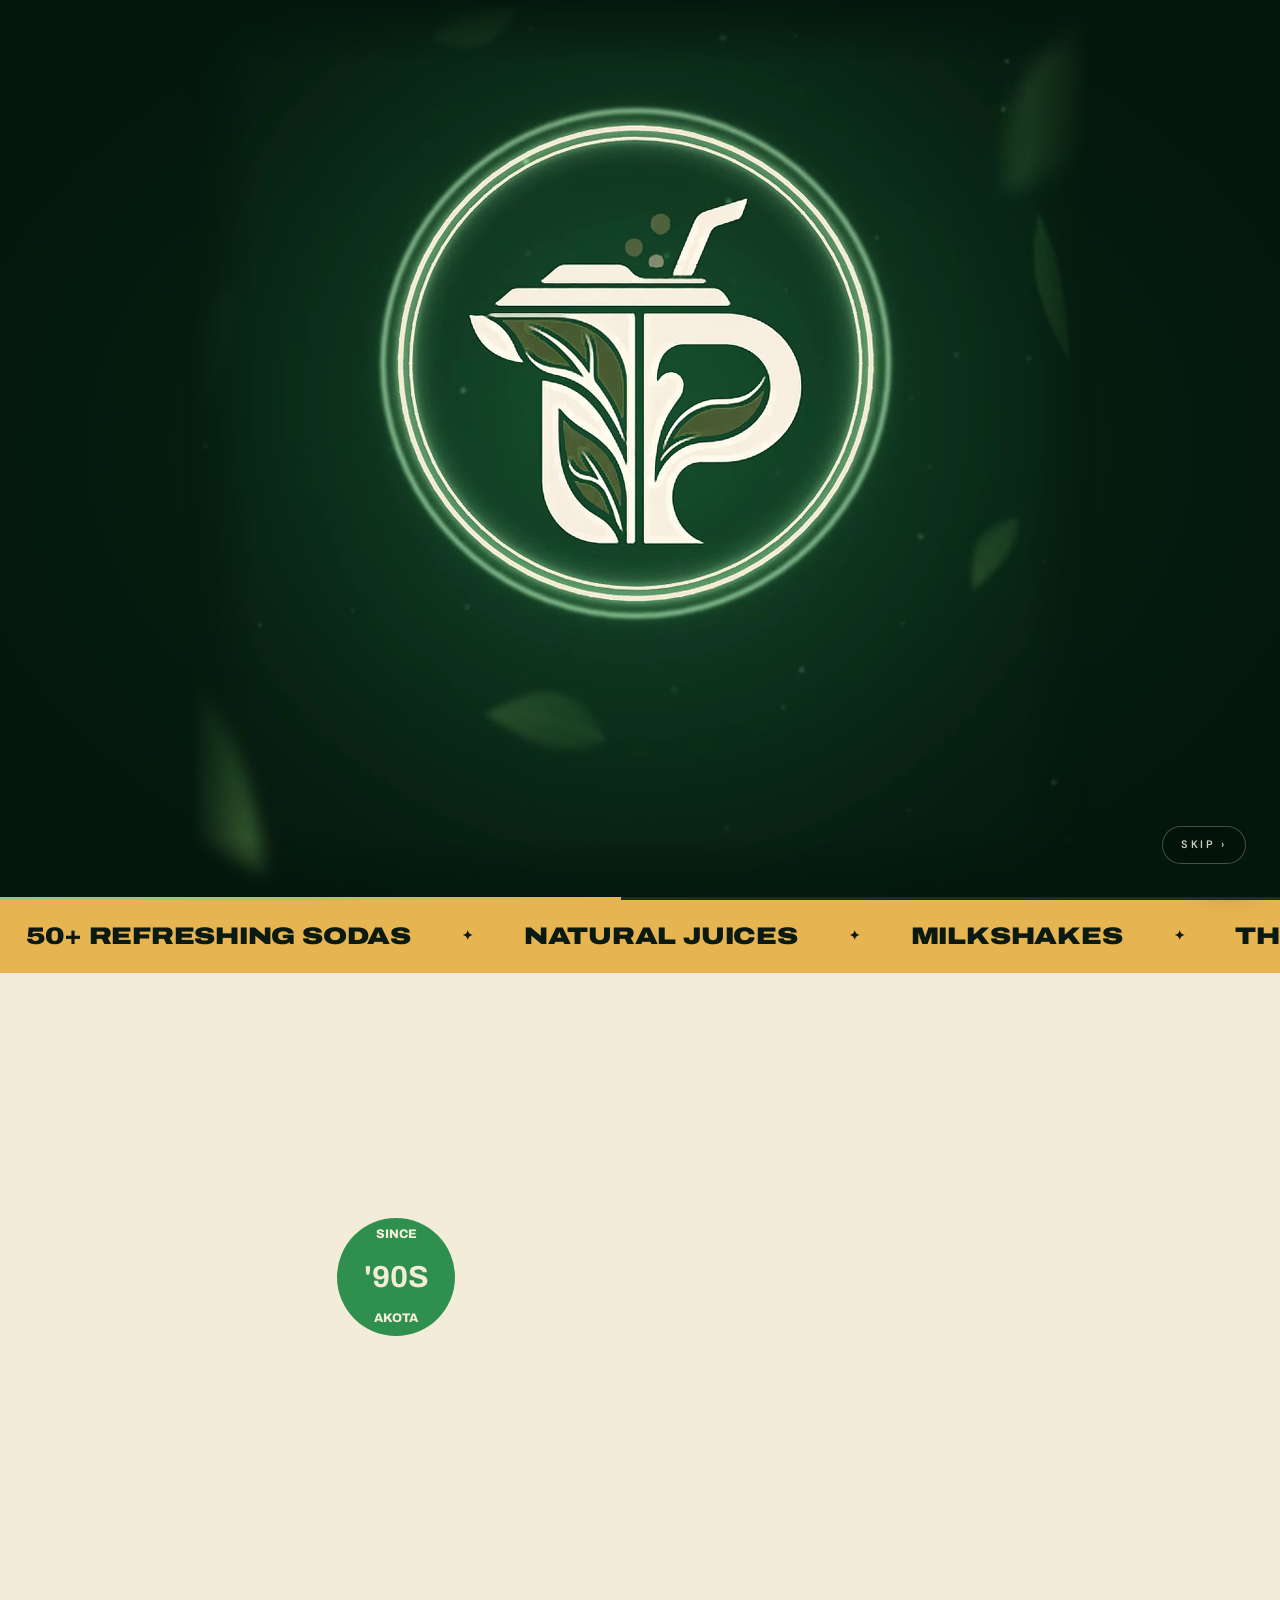
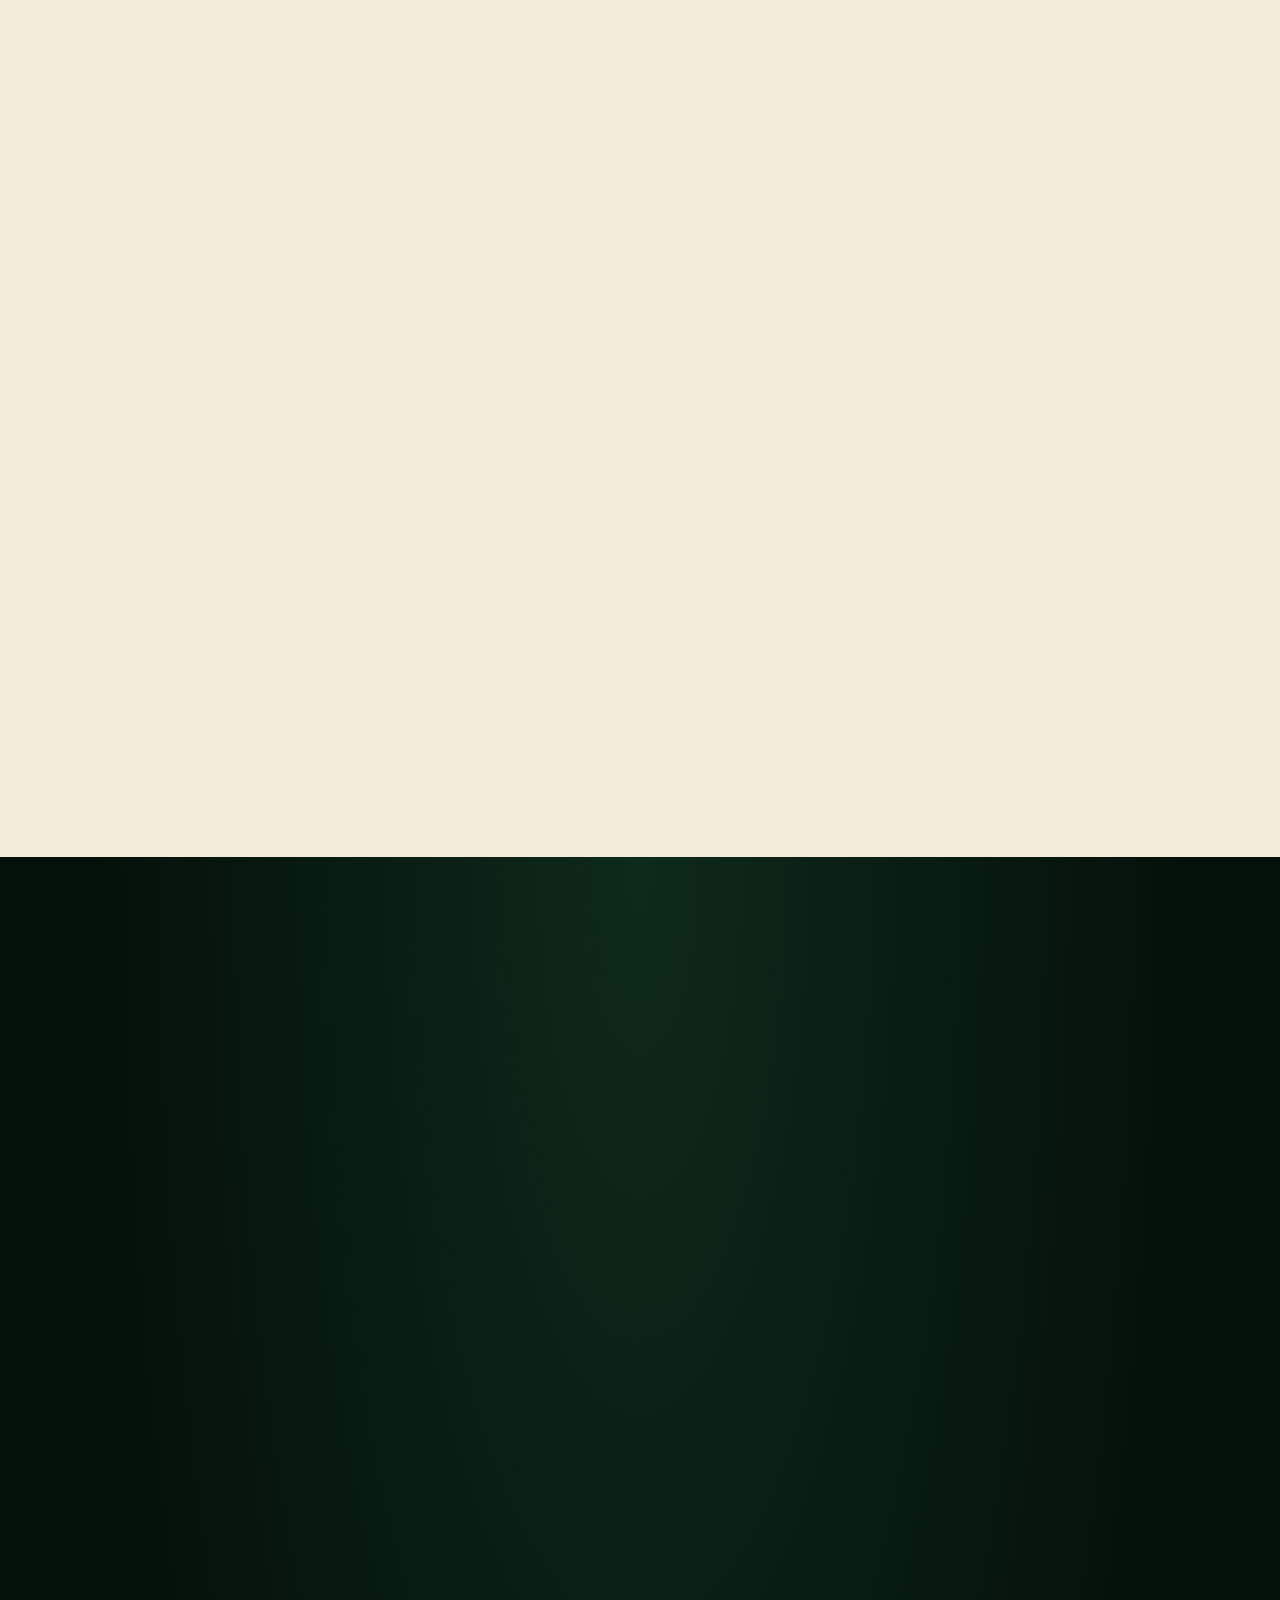
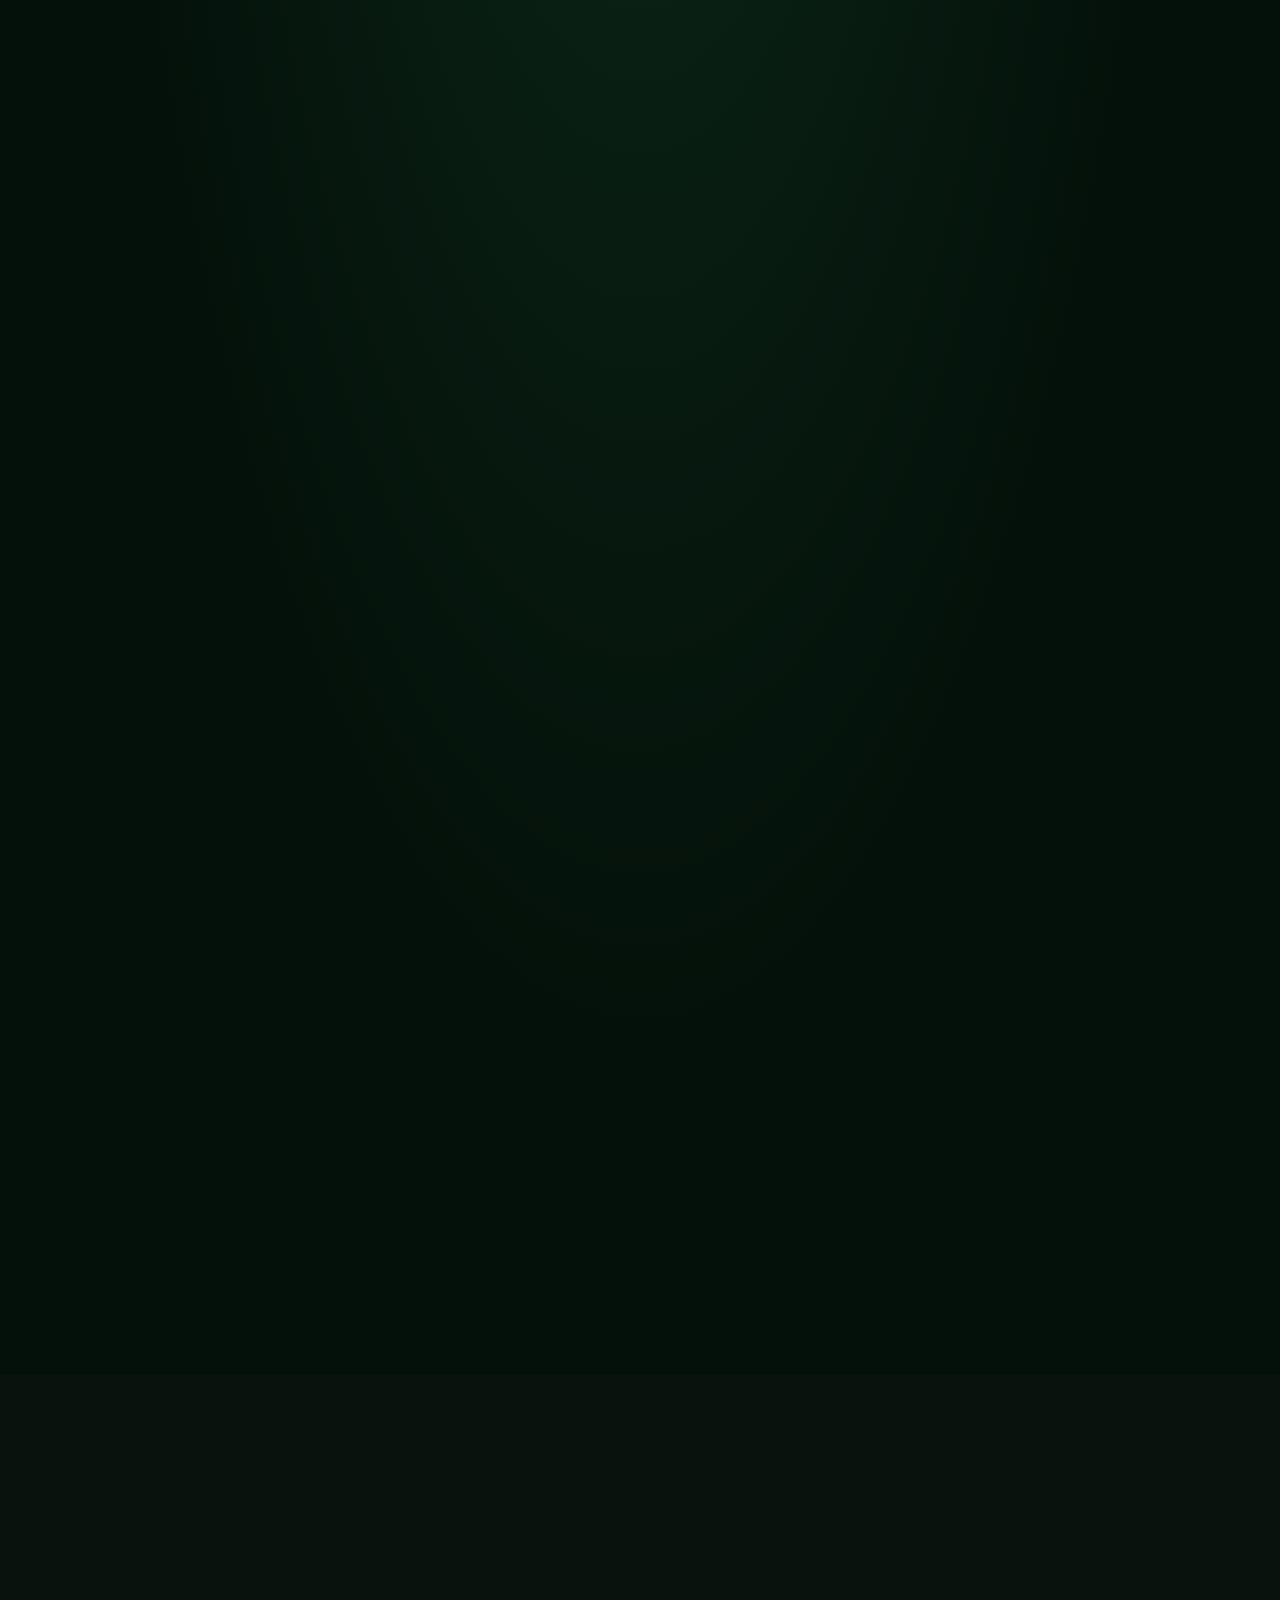
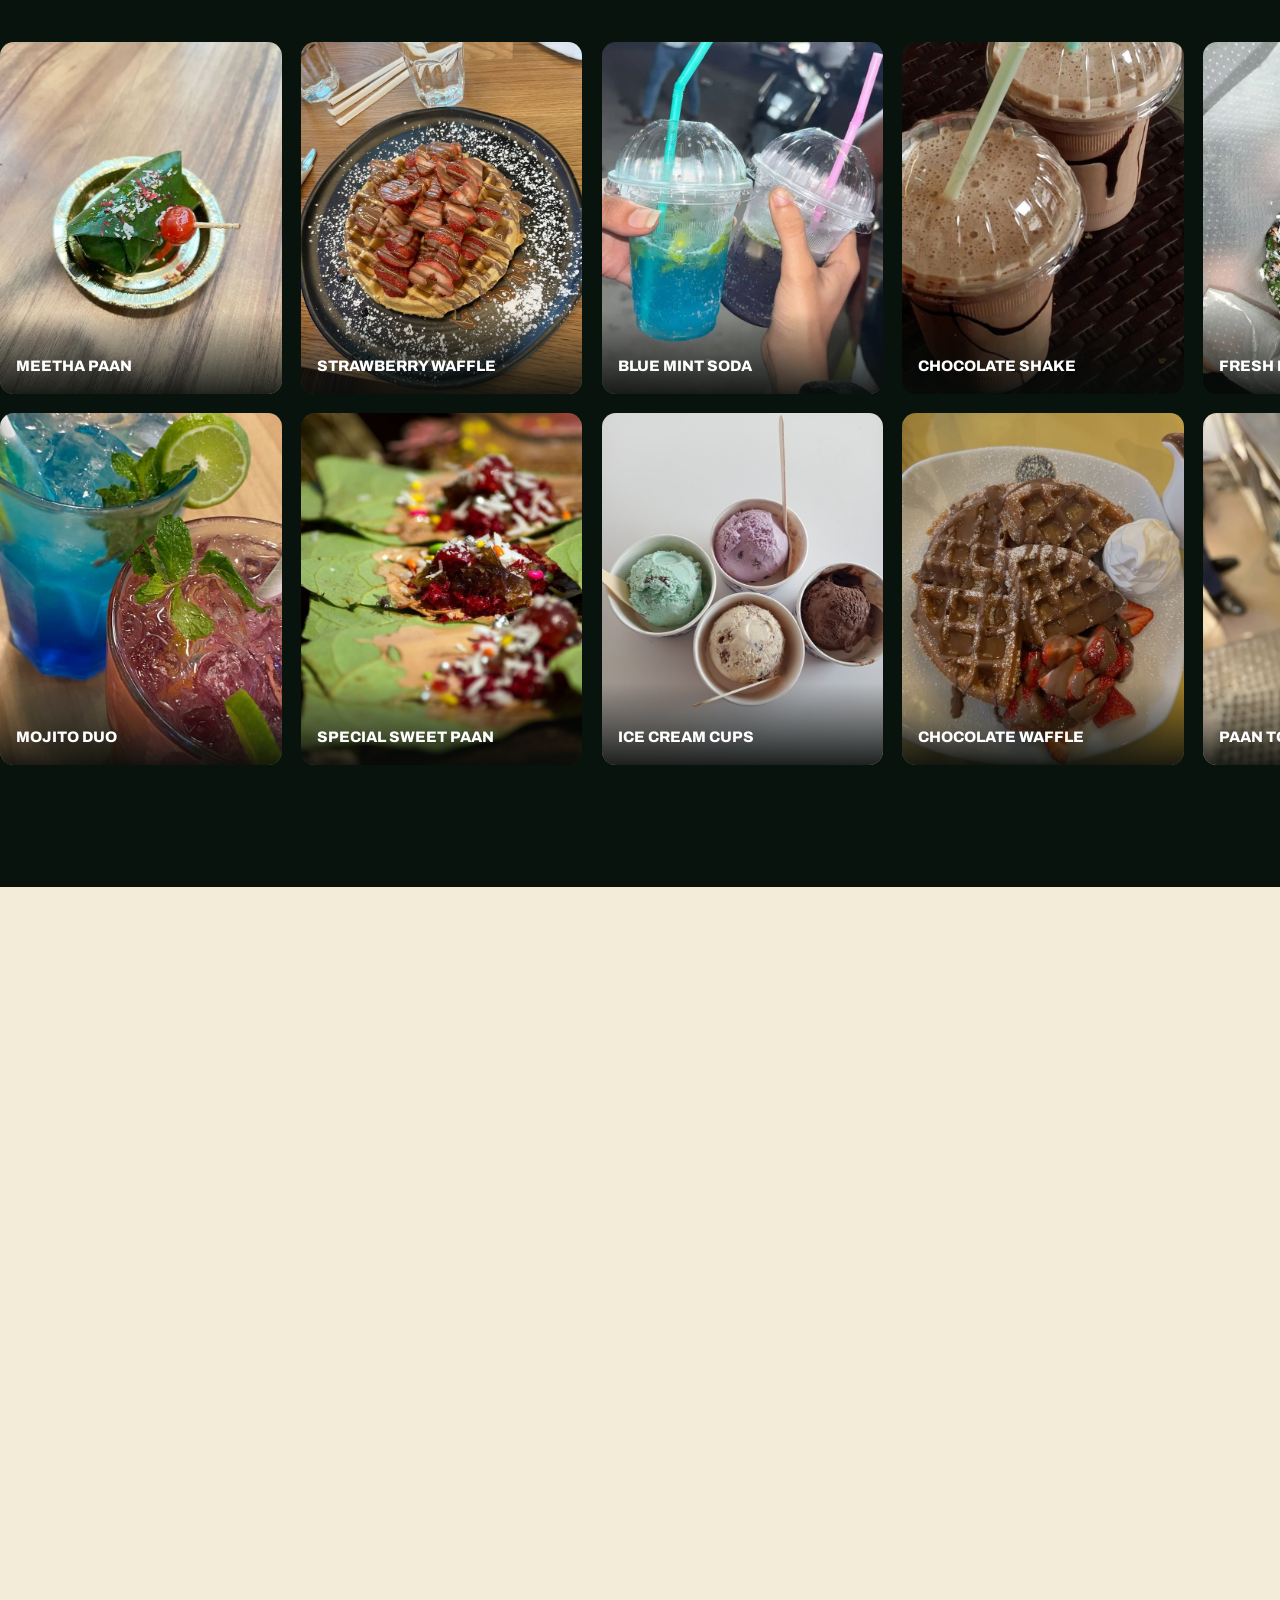
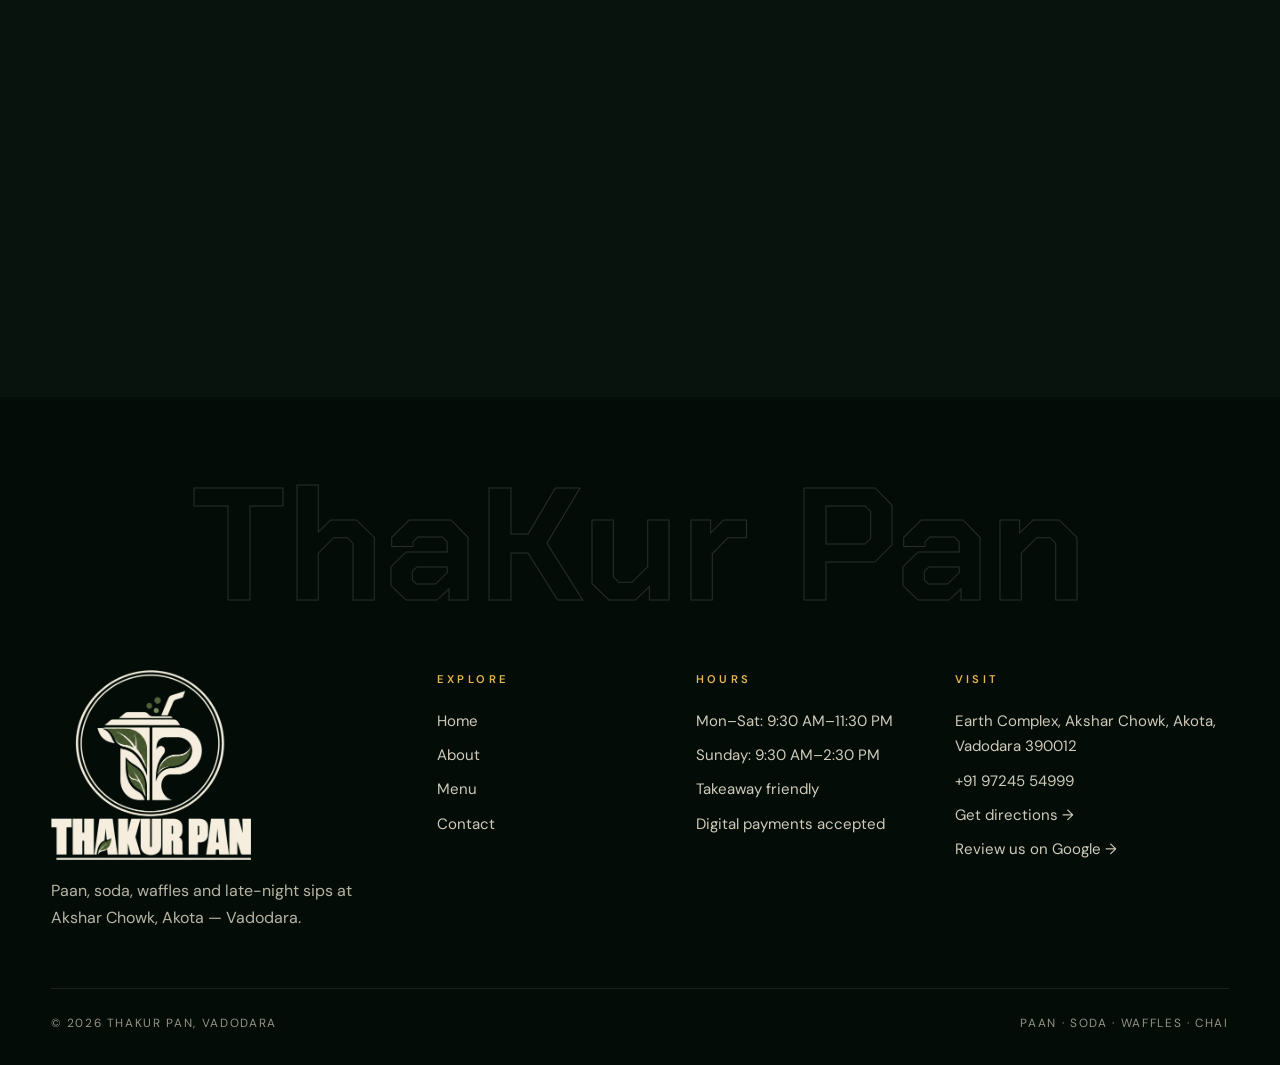
<file: index.html>
<!DOCTYPE html>
<html lang="en" data-theme="night">
<head>
<meta charset="utf-8">
<meta name="viewport" content="width=device-width, initial-scale=1, viewport-fit=cover">
<title>Thakur Pan · Vadodara’s Finest Paan, Sodas &amp; Mocktails | Akota</title>
<meta name="description" content="Thakur Pan — the best spot in Vadodara. 30+ handcrafted paan varieties, 50+ signature sodas &amp; mocktails, waffles and shakes at Akshar Chowk, Akota.">
<meta name="robots" content="index, follow">
<link rel="icon" href="/favicon.ico" sizes="any">
<link rel="icon" type="image/png" sizes="48x48" href="/icons/icon-48.png">
<link rel="icon" type="image/png" sizes="96x96" href="/icons/icon-96.png">
<link rel="icon" type="image/png" sizes="144x144" href="/icons/icon-144.png">
<link rel="icon" type="image/png" sizes="192x192" href="/icons/icon-192.png">
<link rel="icon" type="image/png" sizes="32x32" href="/icons/icon-32.png">
<link rel="icon" type="image/png" sizes="16x16" href="/icons/icon-16.png">
<link rel="apple-touch-icon" sizes="180x180" href="/apple-touch-icon.png">
<link rel="manifest" href="/site.webmanifest">
<link rel="canonical" href="https://thakurpan.com/">
<meta property="og:type" content="website">
<meta property="og:locale" content="en_IN">
<meta property="og:site_name" content="Thakur Pan">
<meta property="og:title" content="Thakur Pan · Vadodara’s Finest Paan, Sodas &amp; Mocktails | Akota">
<meta property="og:description" content="Thakur Pan — the best spot in Vadodara. 30+ handcrafted paan varieties, 50+ signature sodas &amp; mocktails, waffles and shakes at Akshar Chowk, Akota.">
<meta property="og:url" content="https://thakurpan.com/">
<meta property="og:image:width" content="1200">
<meta property="og:image:height" content="630">
<meta property="og:image" content="https://thakurpan.com/img/og-cover.jpg">
<meta property="og:image:alt" content="Thakur Pan — the best spot in Vadodara. Paan, sodas and mocktails at Akshar Chowk, Akota.">
<meta name="twitter:card" content="summary_large_image">
<meta name="twitter:title" content="Thakur Pan · Vadodara’s Finest Paan, Sodas &amp; Mocktails | Akota">
<meta name="twitter:description" content="Thakur Pan — the best spot in Vadodara. 30+ handcrafted paan varieties, 50+ signature sodas &amp; mocktails, waffles and shakes at Akshar Chowk, Akota.">
<meta name="twitter:image" content="https://thakurpan.com/img/og-cover.jpg">
<meta name="theme-color" content="#07130c">
<script>(function(){
var d=document.documentElement,FONTS={"night": "family=Archivo:wdth,wght@62..125,400..900&family=Chakra+Petch:wght@600;700&family=Instrument+Serif:ital@0;1", "pop": "family=Bricolage+Grotesque:opsz,wdth,wght@12..96,75..100,400..800&family=Caveat:wght@600;700", "royal": "family=Playfair+Display:ital,wght@0,500..800;1,500..700&family=Cormorant+Garamond:ital,wght@0,500;0,600;1,500;1,600", "mint": "family=Fraunces:ital,opsz,wght@0,9..144,400..700;1,9..144,400..600"},BASE='family=DM+Sans:wght@300;400;500;600',COLORS={"night": "#07130c", "pop": "#fff4dc", "royal": "#240913", "mint": "#f4faf6"},LOCK=true,DEF='night';
d.classList.add('js');
var t=DEF;
if(!LOCK){try{var q=(location.search.match(/[?&]theme=(\w+)/)||[])[1];if(q&&FONTS[q]){t=q;localStorage.setItem('tp_theme',q)}else{var s=localStorage.getItem('tp_theme');if(s&&FONTS[s])t=s}}catch(e){}}
d.setAttribute('data-theme',t);
var loaded={};
window.tpFonts=function(n){if(loaded[n])return;loaded[n]=1;var l=document.createElement('link');l.rel='stylesheet';l.href='https://fonts.googleapis.com/css2?'+FONTS[n]+'&'+BASE+'&display=swap';document.head.appendChild(l)};
window.tpFonts(t);
window.tpColors=COLORS;
try{if(sessionStorage.getItem('tp_seen'))d.classList.add('no-loader');if(sessionStorage.getItem('tp_nav')){d.classList.add('arrive','no-loader');sessionStorage.removeItem('tp_nav')}}catch(e){}
})();</script>
<link rel="preconnect" href="https://fonts.googleapis.com">
<link rel="preconnect" href="https://fonts.gstatic.com" crossorigin>
<link rel="stylesheet" href="style.css">
<noscript><style>.reveal,.split .w>span,.wipe{opacity:1!important;translate:none!important;transform:none!important;clip-path:none!important}.preloader,.curtain{display:none!important}</style></noscript>
<script type="application/ld+json">{"@context": "https://schema.org", "@type": "FoodEstablishment", "@id": "https://thakurpan.com/#business", "url": "https://thakurpan.com/", "name": "Thakur Pan", "description": "Thakur Pan — the best spot in Vadodara. 30+ handcrafted paan varieties, 50+ signature sodas & mocktails, waffles and shakes at Akshar Chowk, Akota.", "image": ["https://thakurpan.com/img/og-cover.jpg", "https://thakurpan.com/img/storefront.jpg", "https://thakurpan.com/img/cine-soda-bar.jpg"], "telephone": "+919724554999", "servesCuisine": ["Paan", "Sodas & Mocktails", "Waffles", "Shakes", "Street Food"], "address": {"@type": "PostalAddress", "streetAddress": "Shop 51-53, Ground Floor, Earth Complex, Near Akshar Chowk Bridge, Akota", "addressLocality": "Vadodara", "addressRegion": "Gujarat", "postalCode": "390012", "addressCountry": "IN"}, "geo": {"@type": "GeoCoordinates", "latitude": 22.281423, "longitude": 73.165133}, "slogan": "The best spot in Vadodara", "logo": "https://thakurpan.com/icons/icon-512.png", "openingHoursSpecification": [{"@type": "OpeningHoursSpecification", "dayOfWeek": ["Monday", "Tuesday", "Wednesday", "Thursday", "Friday", "Saturday"], "opens": "09:30", "closes": "23:30"}, {"@type": "OpeningHoursSpecification", "dayOfWeek": "Sunday", "opens": "09:30", "closes": "14:30"}]}</script>
</head>
<body class="pg-home">
<div class="progress" aria-hidden="true"><i></i></div>
<div class="preloader" role="status" aria-label="Loading Thakur Pan"><video class="pl-video" muted playsinline preload="auto" aria-hidden="true"></video><img class="pl-fallback" src="brand/logo-full-cream.png" alt="Thakur Pan"><button class="pl-skip" type="button" aria-label="Skip intro">Skip <span aria-hidden="true">›</span></button><div class="pl-bar" aria-hidden="true"><i></i></div></div>
<script>(function(){var d=document.documentElement,v=document.querySelector('.pl-video');if(!v||d.classList.contains('no-loader')||d.classList.contains('arrive'))return;var p=innerWidth/innerHeight<.95;var e=v.canPlayType&&v.canPlayType('video/mp4; codecs="avc1.42E01E"')?'mp4':'webm';v.src='video/loader.'+e;v.load();})();</script>
<div class="curtain" aria-hidden="true"><img src="brand/logo-full-cream.png" alt=""></div>
<div class="cur"></div><div class="cur-ring"></div>
<div class="toast" role="status"></div>

<header class="nav">
  <div class="wrap">
    <div class="nav-in">
      <a href="/" class="brand" aria-label="Thakur Pan home"><img src="brand/logo-lockup-cream.png" alt="Thakur Pan" width="161" height="49"></a>
      <ul class="menu"><li><a href="/">Home</a></li><li><a href="/about">About</a></li><li><a href="/menu">Menu</a></li><li><a href="/contact">Contact</a></li></ul>
      <div class="nav-r">
        
        <a class="btn solid sm" href="/contact#review">Review Us <span class="st">★</span></a>
        <button class="burger" aria-label="Open menu" aria-expanded="false"><i></i><i></i><i></i></button>
      </div>
    </div>
  </div>
</header>
<nav class="mob" aria-label="Mobile"><a href="/" style="--i:0">Home</a><a href="/about" style="--i:1">About</a><a href="/menu" style="--i:2">Menu</a><a href="/contact" style="--i:3">Contact</a><small>+91 97245 54999 · Mon–Sat 9:30 AM – 11:30 PM · Sun 9:30 AM – 2:30 PM</small></nav>

<main>

<section class="hero">
  <img class="hero-bg" src="img/storefront.jpg" alt="Thakur Pan storefront lit up at night in Akota" data-speed="0.08">
  <div class="hero-glow" aria-hidden="true"></div>
  <div class="wrap hero-grid">
    <div class="hero-copy">
      <span class="eyebrow reveal">The best spot in Vadodara · Since the late 1990s</span>
      <h1 class="split">Thakur<span class="l2">Pan</span></h1>
      <p class="tagline reveal" style="--d:.5s">Where every night ends with something sweet.</p>
      <div class="cta reveal" style="--d:.65s"><a class="btn solid" href="/menu">Explore the Menu</a><a class="btn" href="https://www.google.com/maps/dir/?api=1&destination=Thakur+Pan+Earth+Complex+Akota+Vadodara" target="_blank" rel="noopener">Find Us</a></div>
      <div class="chips reveal" style="--d:.8s"><span class="chip open" data-open><i></i><b>Open daily</b> Mon–Sat till 11:30 PM · Sun till 2:30 PM</span><span class="chip">★ 4.2 on Justdial</span></div>
    </div>
    <div class="hero-art" aria-hidden="true">
      <div class="ha ha1" data-speed="-0.04"><div class="ha-in" style="--k:.5"><div class="arch"><img src="img/paan-tissue.jpg" alt="" class="" loading="lazy" decoding="async"></div></div></div>
      <div class="ha ha2" data-speed="0.05"><div class="ha-in" style="--k:-.8"><div class="circ"><img src="img/soda-blue.jpg" alt="" class="" loading="lazy" decoding="async"></div></div></div>
      <div class="ha ha3" data-speed="-0.02"><div class="ha-in" style="--k:.9"><div class="sq"><img src="img/waffle-berry.jpg" alt="" class="" loading="lazy" decoding="async"></div></div></div>
      <div class="stamp hero-stamp"><svg viewBox="0 0 120 120"><defs><path id="cp" d="M60,60 m-47,0 a47,47 0 1,1 94,0 a47,47 0 1,1 -94,0"/></defs><text><textPath href="#cp" textLength="292" lengthAdjust="spacing">30+ PAAN · 50+ SODAS · WAFFLES · CHAI · </textPath></text></svg><b><img src="brand/logo-emblem-ink.png" alt=""></b></div>
    </div>
  </div>
  <div class="wrap"><div class="hero-info"><span><b>Open daily</b> Mon–Sat till 11:30 PM · Sun 2:30 PM</span><span>Akshar Chowk, Akota</span><span>Takeaway friendly</span><span class="cue">Scroll <i></i></span></div></div>
</section>

<div class="ticker" aria-hidden="true"><div class="ticker-track"><div class="tset"><span>50+ Refreshing Sodas</span><span>Natural Juices</span><span>Milkshakes</span><span>Thickshakes</span><span>30+ Paan Varieties</span><span>Waffles</span><span>Sandwiches</span><span>Ice Cream</span></div><div class="tset"><span>50+ Refreshing Sodas</span><span>Natural Juices</span><span>Milkshakes</span><span>Thickshakes</span><span>30+ Paan Varieties</span><span>Waffles</span><span>Sandwiches</span><span>Ice Cream</span></div></div></div>

<section class="alt" id="story">
  <div class="wrap grid2">
    <div class="stack">
      <div class="arch a1 wipe"><img src="img/origin.jpg" alt="Thakur Pan's original shop from the 1990s" class="" loading="lazy" decoding="async"></div>
      <div class="arch a2 wipe" style="--d:.2s"><img src="img/paan-plate.jpg" alt="Meetha paan with a cherry" class="" loading="lazy" decoding="async"></div>
      <div class="stamp story-stamp">since<b>'90s</b>Akota</div>
    </div>
    <div>
      <span class="eyebrow reveal">Our Story</span>
      <h2 class="split">A simple dream, <em class="s">still served fresh.</em></h2>
      <p class="lead reveal" style="--d:.2s">It all started with a simple dream in the late 1990s: to share the joy and authentic taste of paan with heartfelt service. Today Thakur Pan is a late-night corner at Akshar Chowk, where paan, soda, waffles and chai bring Akota together.</p>
      <div class="stats reveal" style="--d:.25s">
        <div class="stat"><b data-count="4.2" data-suffix="★">0</b><span>Justdial rating</span></div>
        <div class="stat"><b data-count="151">0</b><span>Customer ratings</span></div>
        <div class="stat"><b data-count="7">0</b><span>Days a week</span></div>
        <div class="stat"><b>11:30</b><span>PM, Mon–Sat close</span></div>
      </div>
      <p class="reveal" style="margin-top:2.2rem"><a class="btn solid" href="/about">Read Our Story</a></p>
    </div>
  </div>
</section>

<section>
  <div class="wrap">
    <div class="sh"><span class="eyebrow reveal">What We Do</span><h2 class="split">More than a <em class="s">paan shop</em></h2></div>
    <div class="feat">
      <div class="fcard reveal"><svg class="ico" viewBox="0 0 48 48" fill="none" stroke="currentColor" stroke-width="2.2" stroke-linecap="round" stroke-linejoin="round" aria-hidden="true"><path d="M24 42C8 32 8 14 24 6c16 8 16 26 0 36z"/><path d="M24 42V16M24 26l-8-6M24 32l8-6"/></svg><span class="n">01</span><h3>30+ Paan Varieties</h3><p>Classic meetha paan and flavoured pan, folded fresh to order.</p></div>
      <div class="fcard reveal" style="--d:.1s"><svg class="ico" viewBox="0 0 48 48" fill="none" stroke="currentColor" stroke-width="2.2" stroke-linecap="round" stroke-linejoin="round" aria-hidden="true"><path d="M14 16h20l-3 26H17z"/><path d="M12 16h24"/><path d="M26 16l5-10h7"/><circle cx="22" cy="28" r="1.8"/><circle cx="28" cy="35" r="1.3"/></svg><span class="n">02</span><h3>50+ Refreshing Sodas</h3><p>Pan mawa soda, minty mojitos and more, poured over plenty of ice.</p></div>
      <div class="fcard reveal" style="--d:.2s"><svg class="ico" viewBox="0 0 48 48" fill="none" stroke="currentColor" stroke-width="2.2" stroke-linecap="round" stroke-linejoin="round" aria-hidden="true"><rect x="8" y="8" width="32" height="32" rx="9"/><path d="M8 19h32M8 29h32M19 8v32M29 8v32"/></svg><span class="n">03</span><h3>Waffles, Shakes &amp; More</h3><p>Waffles, sandwiches, milkshakes, thickshakes, natural juices and ice cream.</p></div>
      <div class="fcard reveal" style="--d:.3s"><svg class="ico" viewBox="0 0 48 48" fill="none" stroke="currentColor" stroke-width="2.2" stroke-linecap="round" stroke-linejoin="round" aria-hidden="true"><path d="M39 29A16 16 0 1 1 19 9a12 12 0 0 0 20 20z"/><path d="M33 8v6M30 11h6"/></svg><span class="n">04</span><h3>Late-Night Stop</h3><p>Open till 11:30 PM (Sundays till 2:30 PM). Grab it to go or stay and soak up the lights.</p></div>
    </div>
  </div>
</section>

<section class="alt" id="menu">
  <div class="wrap">
    <div class="sh"><span class="eyebrow reveal">Menu Highlights</span><h2 class="split">Right place to <em class="s">satisfy cravings</em></h2><p class="lead reveal" style="--d:.2s">50+ refreshing sodas, natural juices, milkshakes, thickshakes, paan and flavoured pan in 30+ varieties, waffles, sandwiches, ice creams and many more.</p></div>
    <div class="hb">
      <a class="b1 reveal" href="/menu#paan"><img src="img/paan-tissue.jpg" alt="Fresh green paan" class="" loading="lazy" decoding="async"><div class="cap"><small>30+ varieties</small><h3>Paan &amp; Flavoured Pan</h3></div><span class="go">→</span></a>
      <a class="reveal" style="--d:.1s" href="/menu#sodas"><img src="img/soda-duo.jpg" alt="Blue and berry mojitos" class="" loading="lazy" decoding="async"><div class="cap"><small>50+ sodas</small><h3>Refreshing Sodas</h3></div><span class="go">→</span></a>
      <a class="reveal" style="--d:.2s" href="/menu#waffles"><img src="img/waffle-berry.jpg" alt="Strawberry chocolate waffle" class="" loading="lazy" decoding="async"><div class="cap"><small>16 varieties</small><h3>Waffles</h3></div><span class="go">→</span></a>
      <a class="reveal" style="--d:.3s" href="/menu#juices"><img src="img/shake-duo.jpg" alt="Chocolate thickshakes" class="" loading="lazy" decoding="async"><div class="cap"><small>Fresh &amp; thick</small><h3>Juices &amp; Shakes</h3></div><span class="go">→</span></a>
      <a class="reveal" style="--d:.4s" href="/menu#ice"><img src="img/ice-choco.jpg" alt="Chocolate ice cream scoops" class="" loading="lazy" decoding="async"><div class="cap"><small>Scoops &amp; cups</small><h3>Ice Cream</h3></div><span class="go">→</span></a>
    </div>
    <p class="reveal" style="text-align:center;margin-top:3rem"><a class="btn solid" href="/menu">View Full Menu</a></p>
  </div>
</section>

<section class="cine" id="inside">
  <div class="wrap">
    <div class="sh"><span class="eyebrow reveal">Inside Thakur Pan</span><h2 class="split">The best spot <em class="s">in Vadodara</em></h2><p class="lead reveal" style="--d:.2s">Hand-folded paan, 50+ sodas &amp; mocktails poured to order, sweet treats and late-night sips — all under one glowing roof at Akshar Chowk.</p></div>
    <figure class="cine-wide wipe"><img src="img/cine-soda-bar.jpg" alt="The Thakur Soda bar with its row of dispensers and menu boards" loading="lazy" decoding="async" width="1800" height="770"><figcaption><small>50+ sodas &amp; mocktails</small><b>The Thakur Soda bar</b></figcaption></figure>
    <div class="cine-row">
      <figure class="cine-card reveal"><img src="img/cine-pan-counter.jpg" alt="The paan counter with brass pots and fresh ingredients" loading="lazy" decoding="async" width="1000" height="1250"><figcaption><small>30+ varieties</small><b>The paan counter</b></figcaption></figure>
      <figure class="cine-card reveal" style="--d:.12s"><img src="img/cine-soda-portrait.jpg" alt="Soda taps and milkshake, lassi and smoothie menus" loading="lazy" decoding="async" width="1000" height="1250"><figcaption><small>Shakes, lassi &amp; smoothies</small><b>Pour &amp; sip</b></figcaption></figure>
      <figure class="cine-card reveal" style="--d:.24s"><img src="img/cine-sweets.jpg" alt="Cadbury chocolate chiller at the entrance" loading="lazy" decoding="async" width="1000" height="1250"><figcaption><small>Treats at the door</small><b>Sweet little extras</b></figcaption></figure>
    </div>
    <figure class="cine-wide cine-quote wipe"><img src="img/cine-interior.jpg" alt="Inside the Thakur Pan shop, lit up in the evening" loading="lazy" decoding="async" width="1800" height="770"><figcaption><img class="cq-logo" src="brand/logo-emblem-cream.png" alt="" width="72" height="70"><b>“Thakur Pan — the best spot at Vadodara.”</b><small>Akshar Chowk · Akota</small></figcaption></figure>
  </div>
</section>

<section class="pm">
  <div class="wrap"><div class="sh"><span class="eyebrow reveal">Signature Plates</span><h2 class="split">Made for <em class="s">sharing</em></h2></div></div>
  <div class="pm-wrap"><div class="pm-row "><div class="pm-set"><div class="pm-card"><img src="img/paan-plate.jpg" alt="Meetha Paan" class="" loading="lazy" decoding="async"><span>Meetha Paan</span></div><div class="pm-card"><img src="img/waffle-berry.jpg" alt="Strawberry Waffle" class="" loading="lazy" decoding="async"><span>Strawberry Waffle</span></div><div class="pm-card"><img src="img/soda-blue.jpg" alt="Blue Mint Soda" class="" loading="lazy" decoding="async"><span>Blue Mint Soda</span></div><div class="pm-card"><img src="img/shake-duo.jpg" alt="Chocolate Shake" class="" loading="lazy" decoding="async"><span>Chocolate Shake</span></div><div class="pm-card"><img src="img/paan-tissue.jpg" alt="Fresh Paan" class="" loading="lazy" decoding="async"><span>Fresh Paan</span></div><div class="pm-card"><img src="img/ice-choco.jpg" alt="Chocolate Scoops" class="" loading="lazy" decoding="async"><span>Chocolate Scoops</span></div><div class="pm-card"><img src="img/chai.jpg" alt="Masala Chai" class="" loading="lazy" decoding="async"><span>Masala Chai</span></div><div class="pm-card"><img src="img/waffle-crunch.jpg" alt="Crunch Waffle" class="" loading="lazy" decoding="async"><span>Crunch Waffle</span></div></div><div class="pm-set" aria-hidden="true"><div class="pm-card"><img src="img/paan-plate.jpg" alt="Meetha Paan" class="" loading="lazy" decoding="async"><span>Meetha Paan</span></div><div class="pm-card"><img src="img/waffle-berry.jpg" alt="Strawberry Waffle" class="" loading="lazy" decoding="async"><span>Strawberry Waffle</span></div><div class="pm-card"><img src="img/soda-blue.jpg" alt="Blue Mint Soda" class="" loading="lazy" decoding="async"><span>Blue Mint Soda</span></div><div class="pm-card"><img src="img/shake-duo.jpg" alt="Chocolate Shake" class="" loading="lazy" decoding="async"><span>Chocolate Shake</span></div><div class="pm-card"><img src="img/paan-tissue.jpg" alt="Fresh Paan" class="" loading="lazy" decoding="async"><span>Fresh Paan</span></div><div class="pm-card"><img src="img/ice-choco.jpg" alt="Chocolate Scoops" class="" loading="lazy" decoding="async"><span>Chocolate Scoops</span></div><div class="pm-card"><img src="img/chai.jpg" alt="Masala Chai" class="" loading="lazy" decoding="async"><span>Masala Chai</span></div><div class="pm-card"><img src="img/waffle-crunch.jpg" alt="Crunch Waffle" class="" loading="lazy" decoding="async"><span>Crunch Waffle</span></div></div></div><div class="pm-row rev"><div class="pm-set"><div class="pm-card"><img src="img/soda-duo.jpg" alt="Mojito Duo" class="" loading="lazy" decoding="async"><span>Mojito Duo</span></div><div class="pm-card"><img src="img/paan-sweet.jpg" alt="Special Sweet Paan" class="" loading="lazy" decoding="async"><span>Special Sweet Paan</span></div><div class="pm-card"><img src="img/ice-cups.jpg" alt="Ice Cream Cups" class="" loading="lazy" decoding="async"><span>Ice Cream Cups</span></div><div class="pm-card"><img src="img/waffle-choco.jpg" alt="Chocolate Waffle" class="" loading="lazy" decoding="async"><span>Chocolate Waffle</span></div><div class="pm-card"><img src="img/paan-hand.jpg" alt="Paan To Go" class="" loading="lazy" decoding="async"><span>Paan To Go</span></div><div class="pm-card"><img src="img/soda-night.jpg" alt="Night Soda" class="" loading="lazy" decoding="async"><span>Night Soda</span></div><div class="pm-card"><img src="img/paan-bowl.jpg" alt="Cherry Paan" class="" loading="lazy" decoding="async"><span>Cherry Paan</span></div><div class="pm-card"><img src="img/soda-hands.jpg" alt="Iced Sips" class="" loading="lazy" decoding="async"><span>Iced Sips</span></div></div><div class="pm-set" aria-hidden="true"><div class="pm-card"><img src="img/soda-duo.jpg" alt="Mojito Duo" class="" loading="lazy" decoding="async"><span>Mojito Duo</span></div><div class="pm-card"><img src="img/paan-sweet.jpg" alt="Special Sweet Paan" class="" loading="lazy" decoding="async"><span>Special Sweet Paan</span></div><div class="pm-card"><img src="img/ice-cups.jpg" alt="Ice Cream Cups" class="" loading="lazy" decoding="async"><span>Ice Cream Cups</span></div><div class="pm-card"><img src="img/waffle-choco.jpg" alt="Chocolate Waffle" class="" loading="lazy" decoding="async"><span>Chocolate Waffle</span></div><div class="pm-card"><img src="img/paan-hand.jpg" alt="Paan To Go" class="" loading="lazy" decoding="async"><span>Paan To Go</span></div><div class="pm-card"><img src="img/soda-night.jpg" alt="Night Soda" class="" loading="lazy" decoding="async"><span>Night Soda</span></div><div class="pm-card"><img src="img/paan-bowl.jpg" alt="Cherry Paan" class="" loading="lazy" decoding="async"><span>Cherry Paan</span></div><div class="pm-card"><img src="img/soda-hands.jpg" alt="Iced Sips" class="" loading="lazy" decoding="async"><span>Iced Sips</span></div></div></div></div>
</section>

<section class="alt" id="reviews">
  <div class="wrap">
    <div class="sh"><span class="eyebrow reveal">Reviews</span><h2 class="split">Loved in <em class="s">Akota</em></h2></div>
    <div class="rv-grid">
      <div class="tiles">
        <div class="tile reveal"><div><b>4.2</b><small>Justdial · 151 ratings</small></div><span class="stars-static">★★★★☆</span></div>
        <div class="tile reveal" style="--d:.1s"><div><b>30+</b><small>Paan &amp; flavoured pan varieties</small></div><span class="stars-static">✦✦✦</span></div>
        <div class="quote reveal" style="--d:.2s"><p>“Thakurpan provides best quality of products.”</p><cite>A customer on Justdial</cite></div>
        <p class="reveal" style="--d:.3s"><a class="btn" href="https://www.google.com/maps/search/?api=1&query=Thakur+Pan+Earth+Complex+Akota+Vadodara" target="_blank" rel="noopener">Read reviews on Google</a></p>
      </div>
      <div class="fb reveal" id="review" data-google="https://www.google.com/maps/search/?api=1&query=Thakur+Pan+Earth+Complex+Akota+Vadodara">
  <h3>How was your visit?</h3>
  <p class="sub">Rate us, write a line or two, and we will take you straight to Google to post it. Your words are copied for you.</p>
  <div class="rate" aria-label="Rating"><button type="button" aria-label="1 star">★</button><button type="button" aria-label="2 star">★</button><button type="button" aria-label="3 star">★</button><button type="button" aria-label="4 star">★</button><button type="button" aria-label="5 star">★</button></div>
  <div class="rate-label"></div>
  <form>
    <textarea placeholder="Tell us what you loved (optional)" aria-label="Your feedback"></textarea>
    <button class="btn solid" type="submit">Continue to Google Reviews</button>
  </form>
  <p class="note">Honest feedback of any kind is welcome. It helps us, and other people choosing where to go.</p>
</div>
    </div>
  </div>
</section>

<section id="visit">
  <div class="wrap">
    <div class="sh"><span class="eyebrow reveal">Find Us</span><h2 class="split">Come <em class="s">visit us</em></h2></div>
    <div class="visit">
  <div class="visit-l">
    <div class="vi reveal"><small>Address</small><p>Shop 51–53, Ground Floor, Earth Complex, Near Akshar Chowk Bridge, Atladra / Old Padra Road, Akota, Vadodara – 390012</p></div>
    <div class="vi reveal" style="--d:.1s"><small>Call</small><a href="tel:+919724554999">+91 97245 54999</a></div>
    <div class="vi reveal" style="--d:.2s"><small>Hours</small><div class="hours"><span>Monday</span><span>9:30 AM – 11:30 PM</span><span>Tuesday</span><span>9:30 AM – 11:30 PM</span><span>Wednesday</span><span>9:30 AM – 11:30 PM</span><span>Thursday</span><span>9:30 AM – 11:30 PM</span><span>Friday</span><span>9:30 AM – 11:30 PM</span><span>Saturday</span><span>9:30 AM – 11:30 PM</span><span>Sunday</span><span>9:30 AM – 2:30 PM</span></div></div>
    <div class="btns reveal" style="--d:.3s"><a class="btn solid" href="https://www.google.com/maps/dir/?api=1&destination=Thakur+Pan+Earth+Complex+Akota+Vadodara" target="_blank" rel="noopener">Get Directions</a><a class="btn" href="tel:+919724554999">Call Us</a></div>
  </div>
  <div class="map wipe"><iframe title="Thakur Pan on Google Maps" loading="lazy" referrerpolicy="no-referrer-when-downgrade" src="https://maps.google.com/maps?q=22.281423,73.165133&amp;z=17&amp;output=embed"></iframe></div>
</div>
  </div>
</section>

<section class="cta-band">
  <div class="wrap">
    <span class="eyebrow reveal" style="justify-content:center">Mon–Sat till 11:30 PM</span>
    <h2 class="split">Your paan<br>is <em class="s">waiting</em></h2>
    <div class="reveal" style="display:flex;gap:1rem;justify-content:center;flex-wrap:wrap"><a class="btn solid" href="https://www.google.com/maps/dir/?api=1&destination=Thakur+Pan+Earth+Complex+Akota+Vadodara" target="_blank" rel="noopener">Get Directions</a><a class="btn" href="/menu">See the Menu</a></div>
  </div>
</section>

</main>

<footer>
  <div class="wrap">
    <div class="foot-big" aria-hidden="true">ThaKur Pan</div>
    <div class="fgrid">
      <div><img class="fbrand-logo" src="brand/logo-full-cream.png" alt="Thakur Pan" width="200" height="190" loading="lazy"><p style="margin-top:1.1rem;max-width:36ch;opacity:.75">Paan, soda, waffles and late-night sips at Akshar Chowk, Akota — Vadodara.</p></div>
      <div><h4>Explore</h4><ul><li><a href="/">Home</a></li><li><a href="/about">About</a></li><li><a href="/menu">Menu</a></li><li><a href="/contact">Contact</a></li></ul></div>
      <div><h4>Hours</h4><ul><li>Mon–Sat: 9:30 AM–11:30 PM</li><li>Sunday: 9:30 AM–2:30 PM</li><li>Takeaway friendly</li><li>Digital payments accepted</li></ul></div>
      <div><h4>Visit</h4><ul><li>Earth Complex, Akshar Chowk, Akota, Vadodara 390012</li><li><a href="tel:+919724554999">+91 97245 54999</a></li><li><a href="https://www.google.com/maps/dir/?api=1&destination=Thakur+Pan+Earth+Complex+Akota+Vadodara" target="_blank" rel="noopener">Get directions →</a></li><li><a href="https://www.google.com/maps/search/?api=1&query=Thakur+Pan+Earth+Complex+Akota+Vadodara" target="_blank" rel="noopener">Review us on Google →</a></li></ul></div>
    </div>
    <div class="copy"><span>© <span class="yr">2026</span> THAKUR PAN, VADODARA</span><span>PAAN · SODA · WAFFLES · CHAI</span></div>
  </div>
</footer>

<a class="wa" href="https://wa.me/919724554999?text=Hi%20Thakur%20Pan%21" target="_blank" rel="noopener" aria-label="Chat with the owner on WhatsApp"><svg viewBox="0 0 32 32"><path d="M16.04 3C9.4 3 4 8.4 4 15.03c0 2.12.55 4.19 1.6 6.01L4 29l8.14-1.56a12 12 0 0 0 3.9.65C22.68 28.09 28 22.69 28 16.06 28 9.4 22.68 3 16.04 3zm0 22.02c-1.2 0-2.38-.2-3.5-.6l-.5-.18-4.83.93.96-4.7-.2-.5a10 10 0 0 1-1.6-5.3C6.4 9.9 10.7 5.5 16.04 5.5c5.3 0 9.6 4.4 9.6 9.8 0 5.4-4.3 9.7-9.6 9.7zm5.5-7.3c-.3-.15-1.8-.9-2.1-1-.28-.1-.48-.15-.68.15s-.78 1-.96 1.2c-.18.2-.35.22-.65.07a8 8 0 0 1-2.4-1.5 9 9 0 0 1-1.65-2.1c-.17-.3 0-.46.13-.6l.45-.52c.15-.17.2-.3.3-.5.1-.2.05-.38-.02-.53-.08-.15-.68-1.65-.93-2.25-.25-.6-.5-.5-.68-.5h-.58c-.2 0-.53.08-.8.38-.28.3-1.05 1.03-1.05 2.5s1.08 2.9 1.23 3.1c.15.2 2.1 3.2 5.1 4.5 2 .85 2.8.92 3.8.78.6-.1 1.8-.73 2.05-1.45.25-.7.25-1.3.18-1.45-.08-.13-.28-.2-.58-.35z"/></svg><span>CHAT WITH US</span></a>
<script src="main.js"></script>
</body>
</html>
</file>
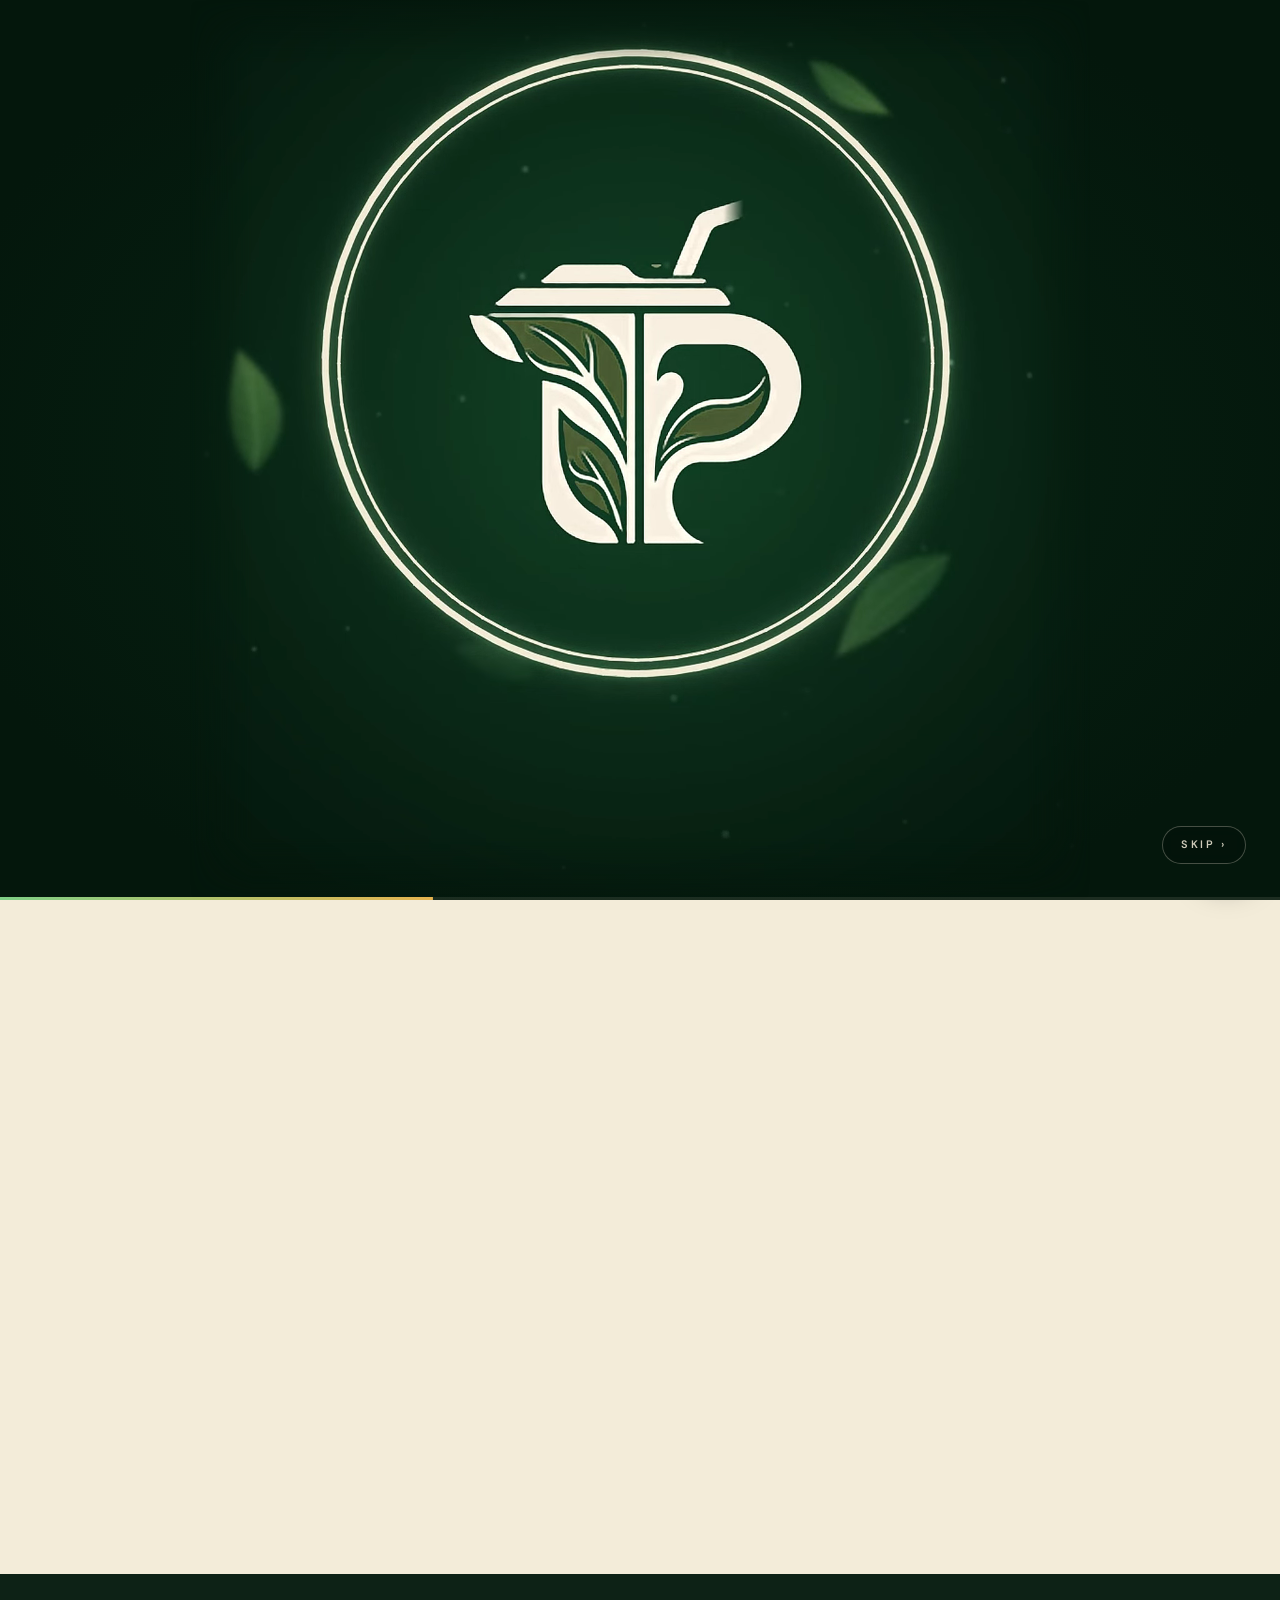
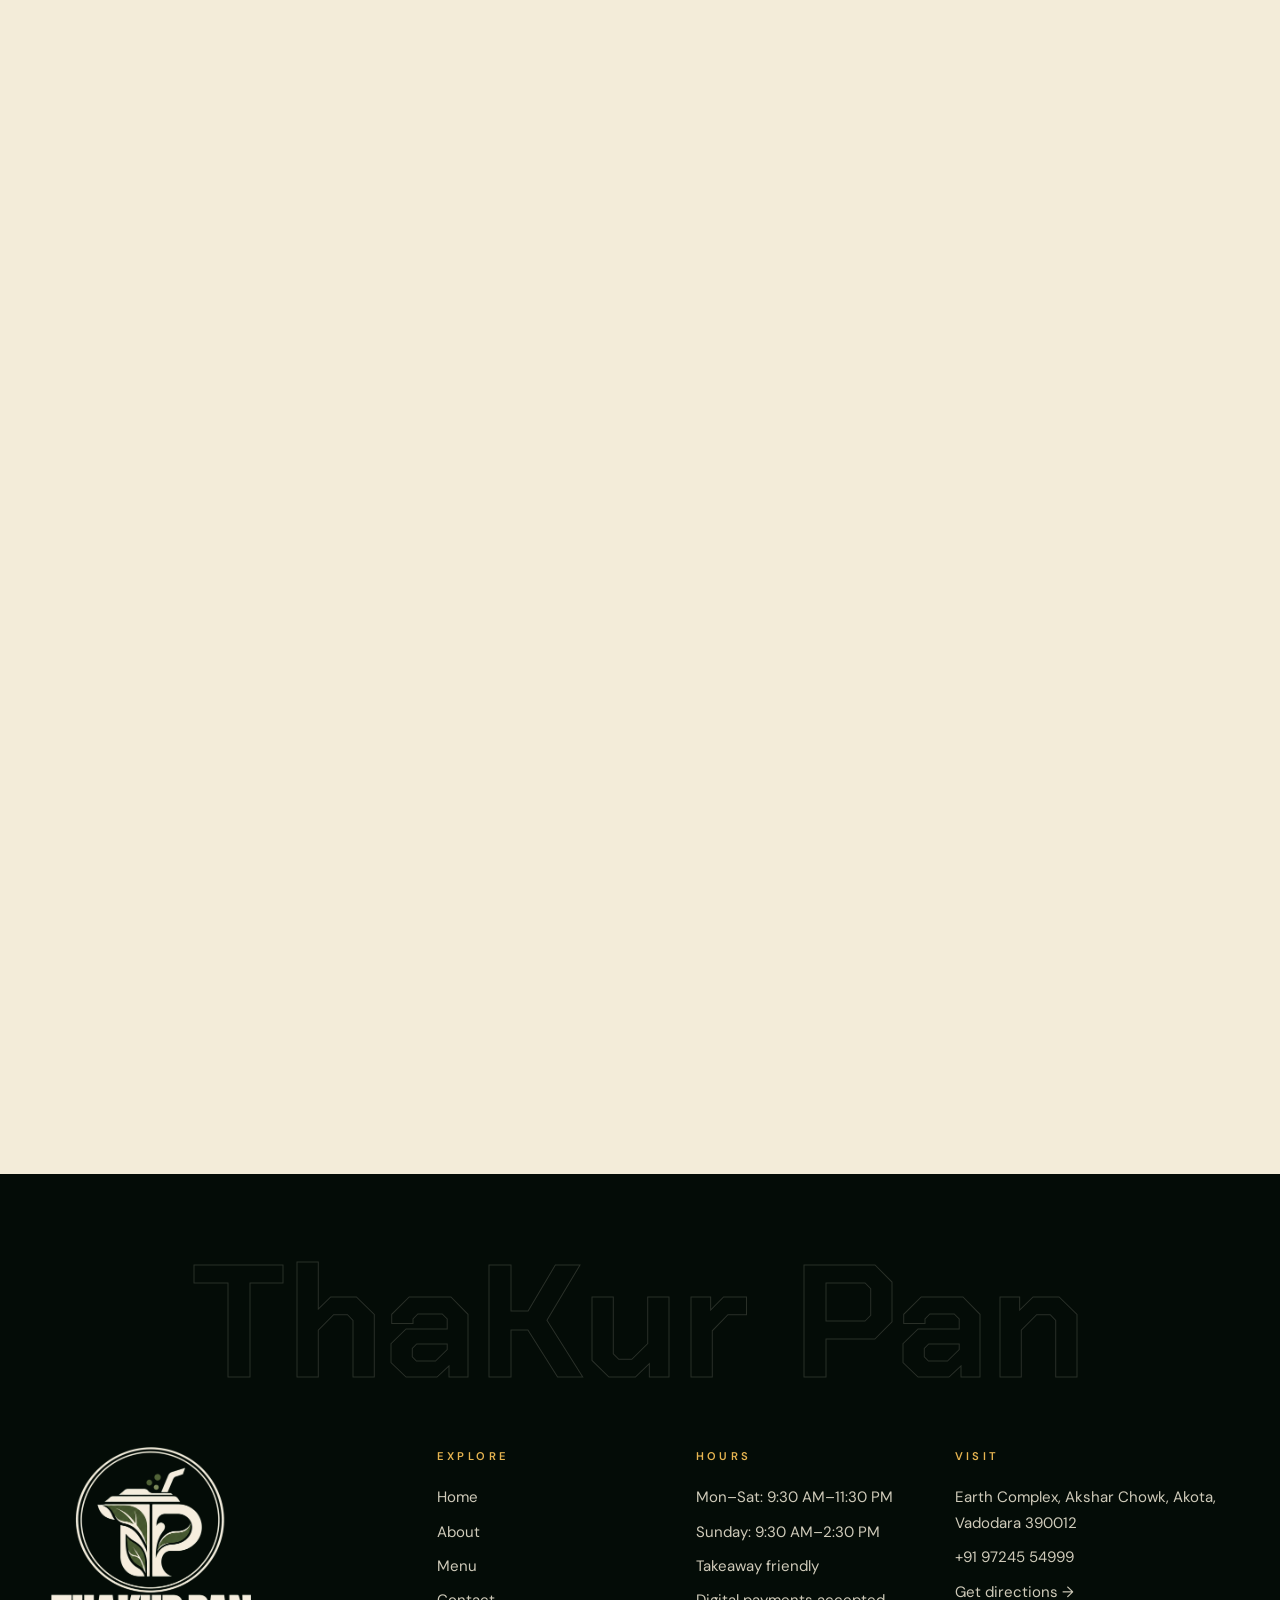
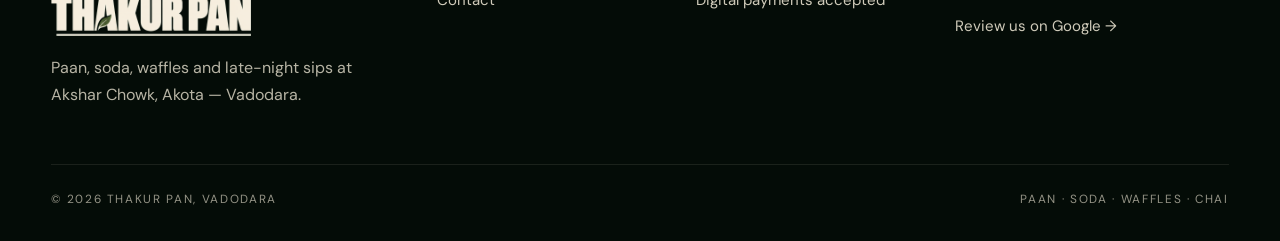
<file: about.html>
<!DOCTYPE html>
<html lang="en" data-theme="night">
<head>
<meta charset="utf-8">
<meta name="viewport" content="width=device-width, initial-scale=1, viewport-fit=cover">
<title>Our Story · Thakur Pan, Akota Vadodara</title>
<meta name="description" content="The story of Thakur Pan — Vadodara’s best spot for paan, sodas and mocktails, born from a simple dream in the late 1990s at Akshar Chowk, Akota.">
<meta name="robots" content="index, follow">
<link rel="icon" href="/favicon.ico" sizes="any">
<link rel="icon" type="image/png" sizes="48x48" href="/icons/icon-48.png">
<link rel="icon" type="image/png" sizes="96x96" href="/icons/icon-96.png">
<link rel="icon" type="image/png" sizes="144x144" href="/icons/icon-144.png">
<link rel="icon" type="image/png" sizes="192x192" href="/icons/icon-192.png">
<link rel="icon" type="image/png" sizes="32x32" href="/icons/icon-32.png">
<link rel="icon" type="image/png" sizes="16x16" href="/icons/icon-16.png">
<link rel="apple-touch-icon" sizes="180x180" href="/apple-touch-icon.png">
<link rel="manifest" href="/site.webmanifest">
<link rel="canonical" href="https://thakurpan.com/about">
<meta property="og:type" content="website">
<meta property="og:locale" content="en_IN">
<meta property="og:site_name" content="Thakur Pan">
<meta property="og:title" content="Our Story · Thakur Pan, Akota Vadodara">
<meta property="og:description" content="The story of Thakur Pan — Vadodara’s best spot for paan, sodas and mocktails, born from a simple dream in the late 1990s at Akshar Chowk, Akota.">
<meta property="og:url" content="https://thakurpan.com/about">
<meta property="og:image:width" content="1200">
<meta property="og:image:height" content="630">
<meta property="og:image" content="https://thakurpan.com/img/og-cover.jpg">
<meta property="og:image:alt" content="Thakur Pan — the best spot in Vadodara. Paan, sodas and mocktails at Akshar Chowk, Akota.">
<meta name="twitter:card" content="summary_large_image">
<meta name="twitter:title" content="Our Story · Thakur Pan, Akota Vadodara">
<meta name="twitter:description" content="The story of Thakur Pan — Vadodara’s best spot for paan, sodas and mocktails, born from a simple dream in the late 1990s at Akshar Chowk, Akota.">
<meta name="twitter:image" content="https://thakurpan.com/img/og-cover.jpg">
<meta name="theme-color" content="#07130c">
<script>(function(){
var d=document.documentElement,FONTS={"night": "family=Archivo:wdth,wght@62..125,400..900&family=Chakra+Petch:wght@600;700&family=Instrument+Serif:ital@0;1", "pop": "family=Bricolage+Grotesque:opsz,wdth,wght@12..96,75..100,400..800&family=Caveat:wght@600;700", "royal": "family=Playfair+Display:ital,wght@0,500..800;1,500..700&family=Cormorant+Garamond:ital,wght@0,500;0,600;1,500;1,600", "mint": "family=Fraunces:ital,opsz,wght@0,9..144,400..700;1,9..144,400..600"},BASE='family=DM+Sans:wght@300;400;500;600',COLORS={"night": "#07130c", "pop": "#fff4dc", "royal": "#240913", "mint": "#f4faf6"},LOCK=true,DEF='night';
d.classList.add('js');
var t=DEF;
if(!LOCK){try{var q=(location.search.match(/[?&]theme=(\w+)/)||[])[1];if(q&&FONTS[q]){t=q;localStorage.setItem('tp_theme',q)}else{var s=localStorage.getItem('tp_theme');if(s&&FONTS[s])t=s}}catch(e){}}
d.setAttribute('data-theme',t);
var loaded={};
window.tpFonts=function(n){if(loaded[n])return;loaded[n]=1;var l=document.createElement('link');l.rel='stylesheet';l.href='https://fonts.googleapis.com/css2?'+FONTS[n]+'&'+BASE+'&display=swap';document.head.appendChild(l)};
window.tpFonts(t);
window.tpColors=COLORS;
try{if(sessionStorage.getItem('tp_seen'))d.classList.add('no-loader');if(sessionStorage.getItem('tp_nav')){d.classList.add('arrive','no-loader');sessionStorage.removeItem('tp_nav')}}catch(e){}
})();</script>
<link rel="preconnect" href="https://fonts.googleapis.com">
<link rel="preconnect" href="https://fonts.gstatic.com" crossorigin>
<link rel="stylesheet" href="style.css">
<noscript><style>.reveal,.split .w>span,.wipe{opacity:1!important;translate:none!important;transform:none!important;clip-path:none!important}.preloader,.curtain{display:none!important}</style></noscript>
<script type="application/ld+json">{"@context": "https://schema.org", "@type": "FoodEstablishment", "@id": "https://thakurpan.com/#business", "url": "https://thakurpan.com/", "name": "Thakur Pan", "description": "The story of Thakur Pan — Vadodara’s best spot for paan, sodas and mocktails, born from a simple dream in the late 1990s at Akshar Chowk, Akota.", "image": ["https://thakurpan.com/img/og-cover.jpg", "https://thakurpan.com/img/storefront.jpg", "https://thakurpan.com/img/cine-soda-bar.jpg"], "telephone": "+919724554999", "servesCuisine": ["Paan", "Sodas & Mocktails", "Waffles", "Shakes", "Street Food"], "address": {"@type": "PostalAddress", "streetAddress": "Shop 51-53, Ground Floor, Earth Complex, Near Akshar Chowk Bridge, Akota", "addressLocality": "Vadodara", "addressRegion": "Gujarat", "postalCode": "390012", "addressCountry": "IN"}, "geo": {"@type": "GeoCoordinates", "latitude": 22.281423, "longitude": 73.165133}, "slogan": "The best spot in Vadodara", "logo": "https://thakurpan.com/icons/icon-512.png", "openingHoursSpecification": [{"@type": "OpeningHoursSpecification", "dayOfWeek": ["Monday", "Tuesday", "Wednesday", "Thursday", "Friday", "Saturday"], "opens": "09:30", "closes": "23:30"}, {"@type": "OpeningHoursSpecification", "dayOfWeek": "Sunday", "opens": "09:30", "closes": "14:30"}]}</script>
</head>
<body class="pg-about">
<div class="progress" aria-hidden="true"><i></i></div>
<div class="preloader" role="status" aria-label="Loading Thakur Pan"><video class="pl-video" muted playsinline preload="auto" aria-hidden="true"></video><img class="pl-fallback" src="brand/logo-full-cream.png" alt="Thakur Pan"><button class="pl-skip" type="button" aria-label="Skip intro">Skip <span aria-hidden="true">›</span></button><div class="pl-bar" aria-hidden="true"><i></i></div></div>
<script>(function(){var d=document.documentElement,v=document.querySelector('.pl-video');if(!v||d.classList.contains('no-loader')||d.classList.contains('arrive'))return;var p=innerWidth/innerHeight<.95;var e=v.canPlayType&&v.canPlayType('video/mp4; codecs="avc1.42E01E"')?'mp4':'webm';v.src='video/loader.'+e;v.load();})();</script>
<div class="curtain" aria-hidden="true"><img src="brand/logo-full-cream.png" alt=""></div>
<div class="cur"></div><div class="cur-ring"></div>
<div class="toast" role="status"></div>

<header class="nav">
  <div class="wrap">
    <div class="nav-in">
      <a href="/" class="brand" aria-label="Thakur Pan home"><img src="brand/logo-lockup-cream.png" alt="Thakur Pan" width="161" height="49"></a>
      <ul class="menu"><li><a href="/">Home</a></li><li><a href="/about">About</a></li><li><a href="/menu">Menu</a></li><li><a href="/contact">Contact</a></li></ul>
      <div class="nav-r">
        
        <a class="btn solid sm" href="/contact#review">Review Us <span class="st">★</span></a>
        <button class="burger" aria-label="Open menu" aria-expanded="false"><i></i><i></i><i></i></button>
      </div>
    </div>
  </div>
</header>
<nav class="mob" aria-label="Mobile"><a href="/" style="--i:0">Home</a><a href="/about" style="--i:1">About</a><a href="/menu" style="--i:2">Menu</a><a href="/contact" style="--i:3">Contact</a><small>+91 97245 54999 · Mon–Sat 9:30 AM – 11:30 PM · Sun 9:30 AM – 2:30 PM</small></nav>

<main>

<section class="phero">
  <img class="bg" src="img/cine-interior.jpg" alt="" data-speed="0.1">
  <div class="hero-glow" aria-hidden="true"></div>
  <div class="wrap"><span class="eyebrow reveal">About Us</span><h1 class="split">Our <em>Story</em></h1><p class="reveal" style="--d:.4s">A neighbourhood paan corner that grew into one of Akota's favourite late-night stops.</p></div>
</section>

<section class="alt">
  <div class="wrap origin">
    <div class="card-img wipe"><img src="img/origin.jpg" alt="The original Thakur Pan shop" class="" loading="lazy" decoding="async"></div>
    <div>
      <span class="eyebrow reveal">The Origin</span>
      <h2 class="split">It started with <em class="s">one small dream</em></h2>
      <p class="lead reveal" style="--d:.2s">It all started with a simple dream in the late 1990s: to share the joy and authentic taste of paan with a heartfelt service.</p>
      <p class="reveal" style="--d:.3s">From that small counter, Thakur Pan grew into the shop you see today at Earth Complex, beside the Akshar Chowk bridge. The menu has grown too, from paan and pan mawa soda to mojitos, shakes, waffles, chai and ice cream.</p>
      <div class="tl reveal" style="--d:.4s">
        <div><b>Late 1990s</b><p>The first counter opens with a simple dream.</p></div>
        <div><b>Today</b><p>A lit-up corner at Akshar Chowk, open daily — till 11:30 PM Mon–Sat, 2:30 PM on Sundays.</p></div>
      </div>
    </div>
  </div>
</section>

<section class="quote-band">
  <div class="wrap"><p class="big split">Where every night ends with <em class="s">something sweet.</em></p></div>
</section>

<section>
  <div class="wrap">
    <div class="sh"><span class="eyebrow reveal">What We Stand For</span><h2 class="split">Simple things, <em class="s">done well</em></h2></div>
    <div class="feat">
      <div class="fcard reveal"><svg class="ico" viewBox="0 0 48 48" fill="none" stroke="currentColor" stroke-width="2.2" stroke-linecap="round" stroke-linejoin="round" aria-hidden="true"><path d="M24 42C8 32 8 14 24 6c16 8 16 26 0 36z"/><path d="M24 42V16M24 26l-8-6M24 32l8-6"/></svg><span class="n">01</span><h3>Fresh paan</h3><p>Folded to order, the way you like it.</p></div>
      <div class="fcard reveal" style="--d:.1s"><svg class="ico" viewBox="0 0 48 48" fill="none" stroke="currentColor" stroke-width="2.2" stroke-linecap="round" stroke-linejoin="round" aria-hidden="true"><path d="M39 29A16 16 0 1 1 19 9a12 12 0 0 0 20 20z"/><path d="M33 8v6M30 11h6"/></svg><span class="n">02</span><h3>Open late</h3><p>Every day from 9:30 AM to 11:30 PM.</p></div>
      <div class="fcard reveal" style="--d:.2s"><svg class="ico" viewBox="0 0 48 48" fill="none" stroke="currentColor" stroke-width="2.2" stroke-linecap="round" stroke-linejoin="round" aria-hidden="true"><path d="M14 16h20l-3 26H17z"/><path d="M12 16h24"/><path d="M26 16l5-10h7"/><circle cx="22" cy="28" r="1.8"/><circle cx="28" cy="35" r="1.3"/></svg><span class="n">03</span><h3>Easy takeaway</h3><p>Grab it and go, or pull up a spot nearby.</p></div>
      <div class="fcard reveal" style="--d:.3s"><svg class="ico" viewBox="0 0 48 48" fill="none" stroke="currentColor" stroke-width="2.2" stroke-linecap="round" stroke-linejoin="round" aria-hidden="true"><rect x="8" y="8" width="32" height="32" rx="9"/><path d="M8 19h32M8 29h32M19 8v32M29 8v32"/></svg><span class="n">04</span><h3>Digital payments</h3><p>UPI and other digital payments accepted.</p></div>
    </div>
  </div>
</section>

<section class="alt">
  <div class="wrap">
    <div class="sh"><span class="eyebrow reveal">The Spread</span><h2 class="split">Always <em class="s">something new</em> to try</h2></div>
    <div class="masonry"><figure class="reveal" style="--d:0.00s"><img src="img/waffle-berry.jpg" alt="Thakur Pan photo" class="" loading="lazy" decoding="async"></figure><figure class="reveal" style="--d:0.08s"><img src="img/paan-tissue.jpg" alt="Thakur Pan photo" class="" loading="lazy" decoding="async"></figure><figure class="reveal" style="--d:0.16s"><img src="img/soda-duo.jpg" alt="Thakur Pan photo" class="" loading="lazy" decoding="async"></figure><figure class="reveal" style="--d:0.24s"><img src="img/ice-choco.jpg" alt="Thakur Pan photo" class="" loading="lazy" decoding="async"></figure><figure class="reveal" style="--d:0.00s"><img src="img/paan-sweet.jpg" alt="Thakur Pan photo" class="" loading="lazy" decoding="async"></figure><figure class="reveal" style="--d:0.08s"><img src="img/shake-duo.jpg" alt="Thakur Pan photo" class="" loading="lazy" decoding="async"></figure><figure class="reveal" style="--d:0.16s"><img src="img/waffle-crunch.jpg" alt="Thakur Pan photo" class="" loading="lazy" decoding="async"></figure><figure class="reveal" style="--d:0.24s"><img src="img/soda-night.jpg" alt="Thakur Pan photo" class="" loading="lazy" decoding="async"></figure></div>
    <p class="reveal" style="text-align:center;margin-top:3rem"><a class="btn solid" href="/menu">See the Menu</a></p>
  </div>
</section>

</main>

<footer>
  <div class="wrap">
    <div class="foot-big" aria-hidden="true">ThaKur Pan</div>
    <div class="fgrid">
      <div><img class="fbrand-logo" src="brand/logo-full-cream.png" alt="Thakur Pan" width="200" height="190" loading="lazy"><p style="margin-top:1.1rem;max-width:36ch;opacity:.75">Paan, soda, waffles and late-night sips at Akshar Chowk, Akota — Vadodara.</p></div>
      <div><h4>Explore</h4><ul><li><a href="/">Home</a></li><li><a href="/about">About</a></li><li><a href="/menu">Menu</a></li><li><a href="/contact">Contact</a></li></ul></div>
      <div><h4>Hours</h4><ul><li>Mon–Sat: 9:30 AM–11:30 PM</li><li>Sunday: 9:30 AM–2:30 PM</li><li>Takeaway friendly</li><li>Digital payments accepted</li></ul></div>
      <div><h4>Visit</h4><ul><li>Earth Complex, Akshar Chowk, Akota, Vadodara 390012</li><li><a href="tel:+919724554999">+91 97245 54999</a></li><li><a href="https://www.google.com/maps/dir/?api=1&destination=Thakur+Pan+Earth+Complex+Akota+Vadodara" target="_blank" rel="noopener">Get directions →</a></li><li><a href="https://www.google.com/maps/search/?api=1&query=Thakur+Pan+Earth+Complex+Akota+Vadodara" target="_blank" rel="noopener">Review us on Google →</a></li></ul></div>
    </div>
    <div class="copy"><span>© <span class="yr">2026</span> THAKUR PAN, VADODARA</span><span>PAAN · SODA · WAFFLES · CHAI</span></div>
  </div>
</footer>

<a class="wa" href="https://wa.me/919724554999?text=Hi%20Thakur%20Pan%21" target="_blank" rel="noopener" aria-label="Chat with the owner on WhatsApp"><svg viewBox="0 0 32 32"><path d="M16.04 3C9.4 3 4 8.4 4 15.03c0 2.12.55 4.19 1.6 6.01L4 29l8.14-1.56a12 12 0 0 0 3.9.65C22.68 28.09 28 22.69 28 16.06 28 9.4 22.68 3 16.04 3zm0 22.02c-1.2 0-2.38-.2-3.5-.6l-.5-.18-4.83.93.96-4.7-.2-.5a10 10 0 0 1-1.6-5.3C6.4 9.9 10.7 5.5 16.04 5.5c5.3 0 9.6 4.4 9.6 9.8 0 5.4-4.3 9.7-9.6 9.7zm5.5-7.3c-.3-.15-1.8-.9-2.1-1-.28-.1-.48-.15-.68.15s-.78 1-.96 1.2c-.18.2-.35.22-.65.07a8 8 0 0 1-2.4-1.5 9 9 0 0 1-1.65-2.1c-.17-.3 0-.46.13-.6l.45-.52c.15-.17.2-.3.3-.5.1-.2.05-.38-.02-.53-.08-.15-.68-1.65-.93-2.25-.25-.6-.5-.5-.68-.5h-.58c-.2 0-.53.08-.8.38-.28.3-1.05 1.03-1.05 2.5s1.08 2.9 1.23 3.1c.15.2 2.1 3.2 5.1 4.5 2 .85 2.8.92 3.8.78.6-.1 1.8-.73 2.05-1.45.25-.7.25-1.3.18-1.45-.08-.13-.28-.2-.58-.35z"/></svg><span>CHAT WITH US</span></a>
<script src="main.js"></script>
</body>
</html>
</file>
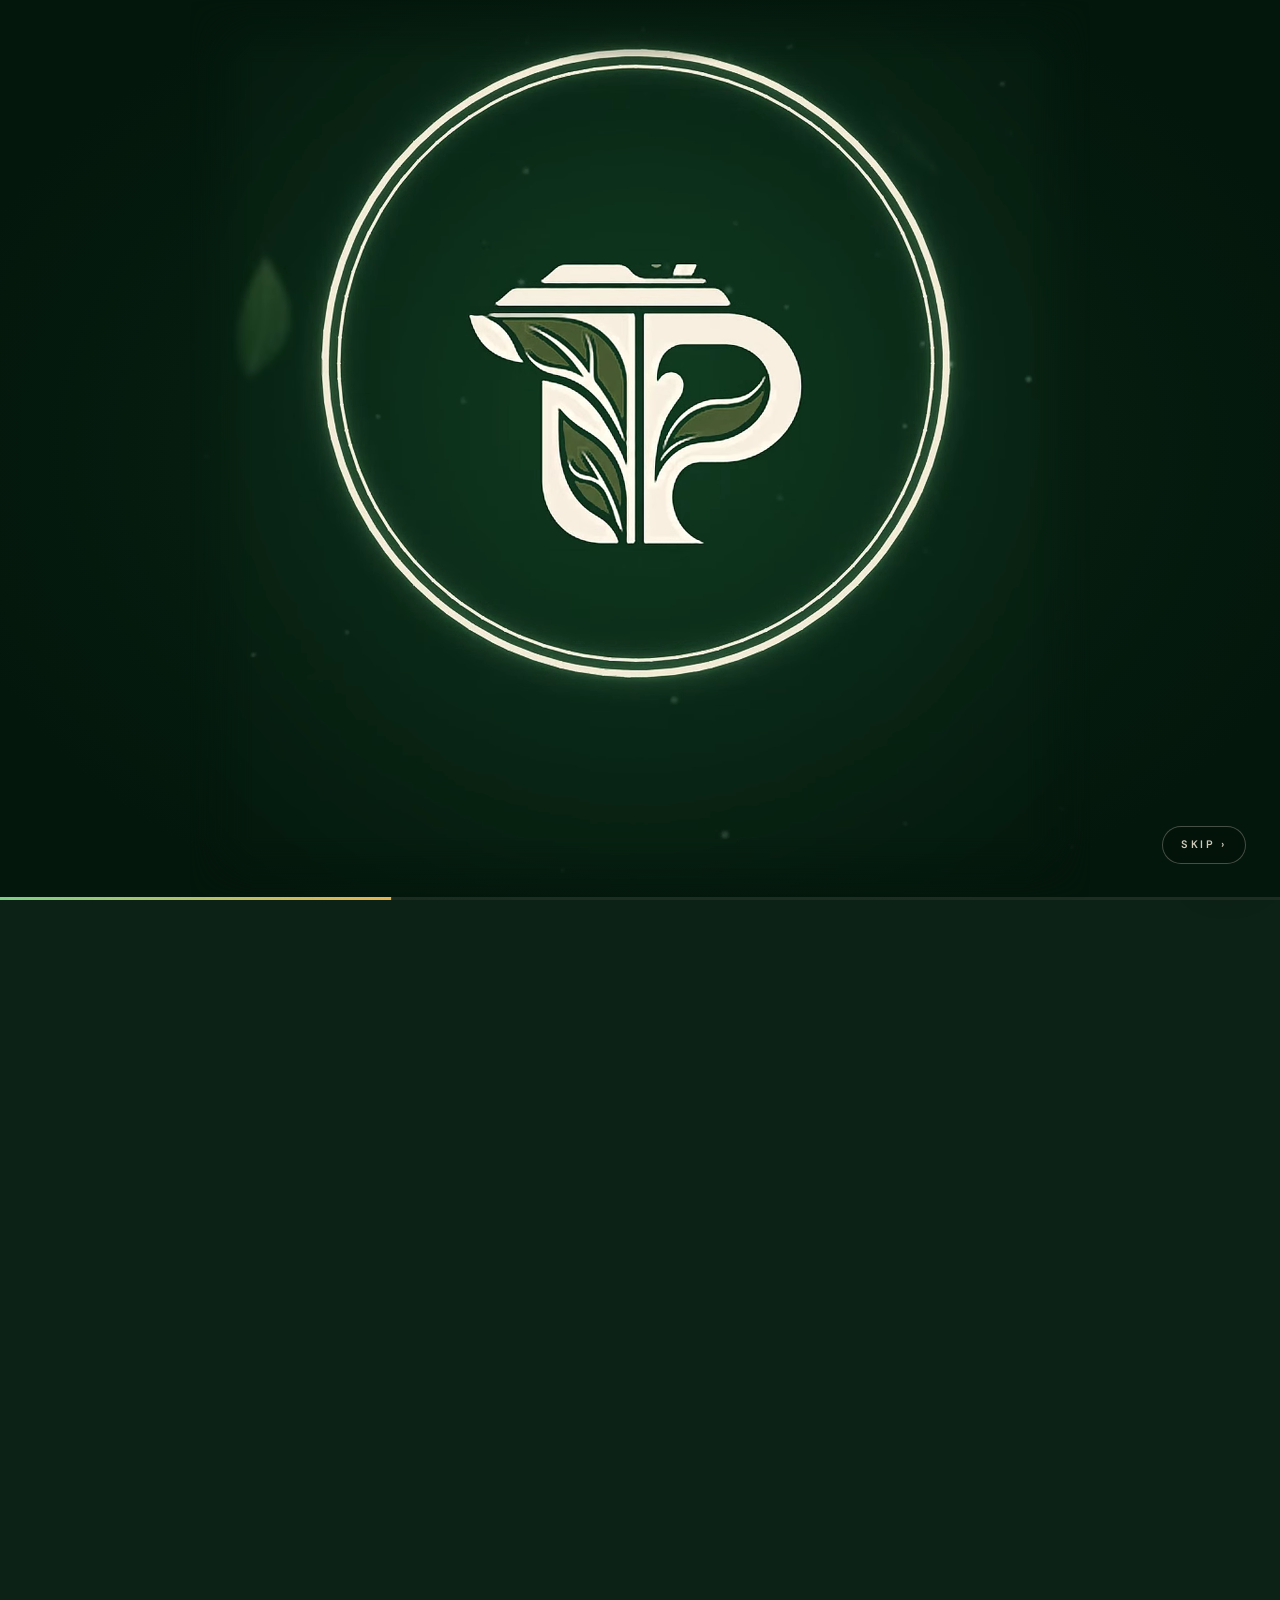
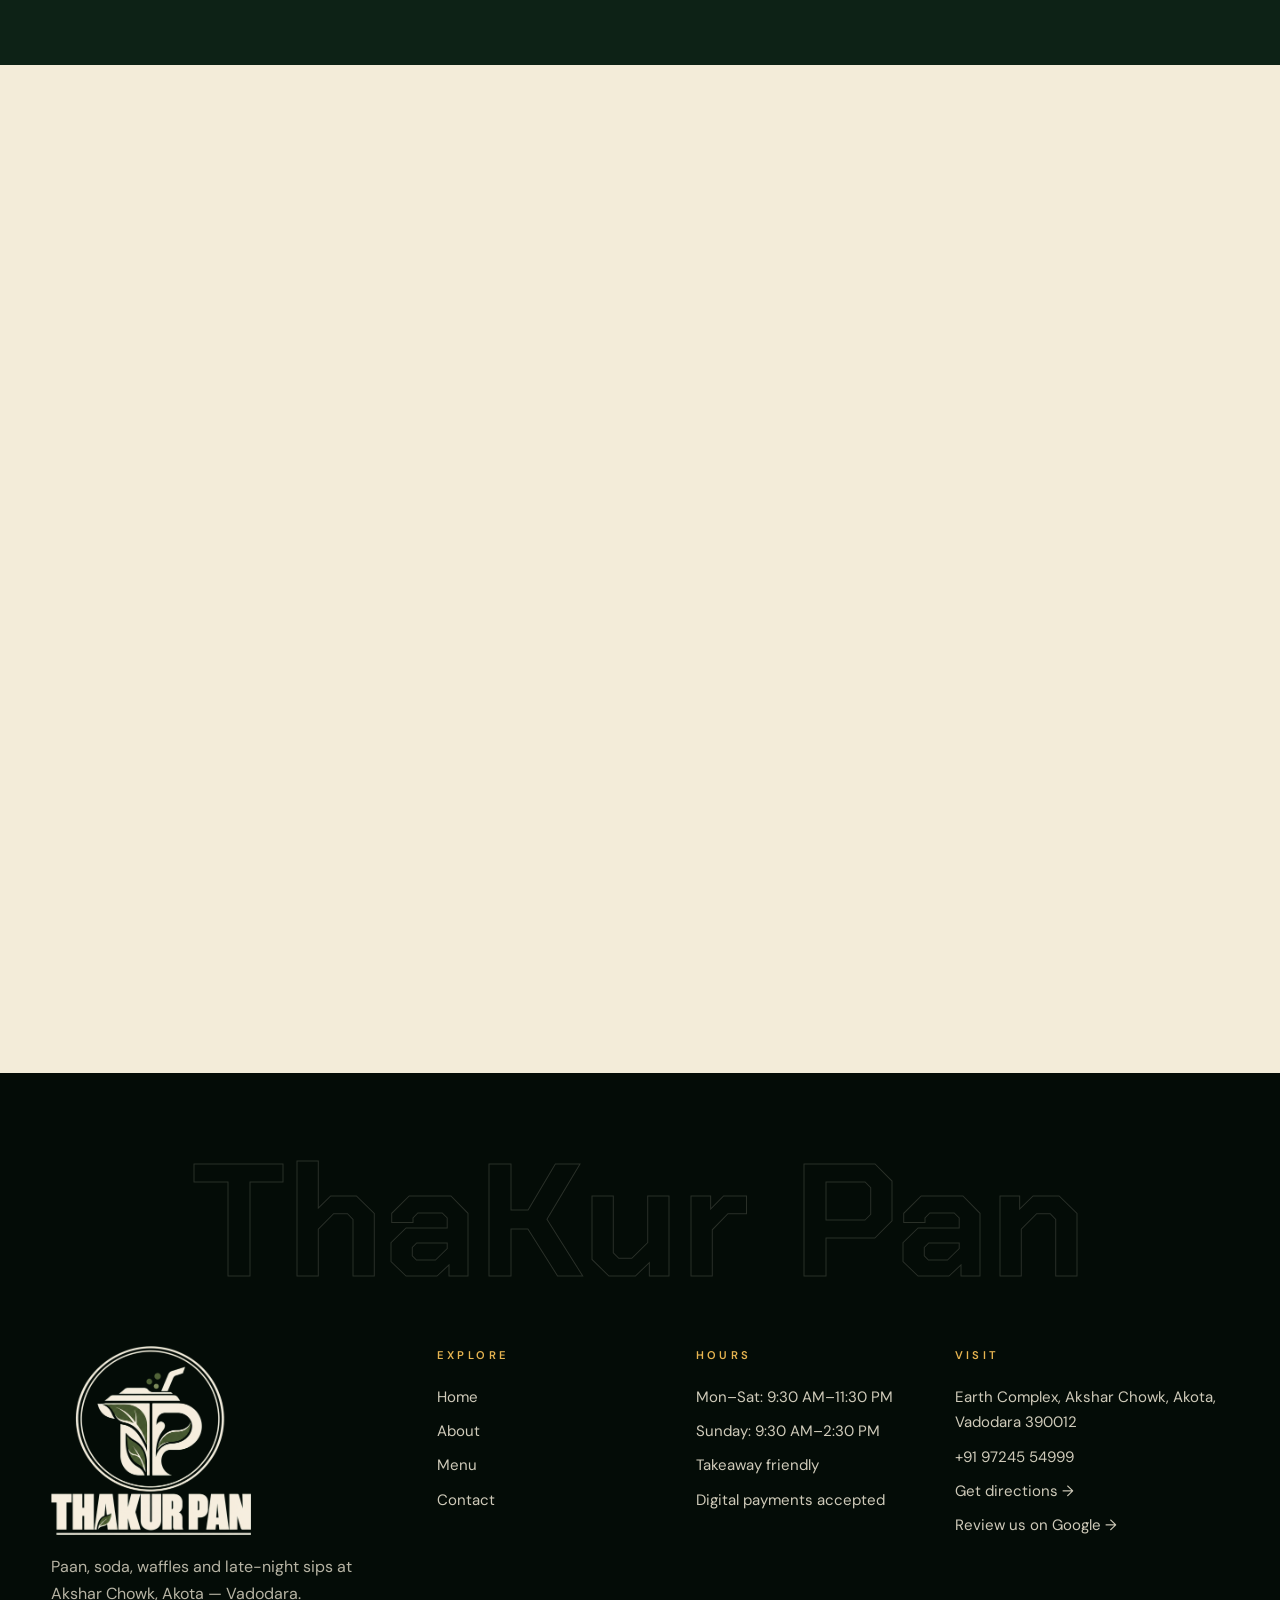
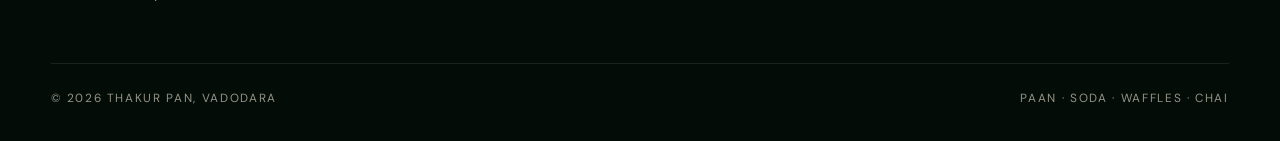
<file: contact.html>
<!DOCTYPE html>
<html lang="en" data-theme="night">
<head>
<meta charset="utf-8">
<meta name="viewport" content="width=device-width, initial-scale=1, viewport-fit=cover">
<title>Contact &amp; Location · Thakur Pan, Vadodara</title>
<meta name="description" content="Visit Thakur Pan, Shop 51–53, Earth Complex, Akshar Chowk, Akota, Vadodara. Mon–Sat 9:30 AM–11:30 PM · Sun 9:30 AM–2:30 PM.">
<meta name="robots" content="index, follow">
<link rel="icon" href="/favicon.ico" sizes="any">
<link rel="icon" type="image/png" sizes="48x48" href="/icons/icon-48.png">
<link rel="icon" type="image/png" sizes="96x96" href="/icons/icon-96.png">
<link rel="icon" type="image/png" sizes="144x144" href="/icons/icon-144.png">
<link rel="icon" type="image/png" sizes="192x192" href="/icons/icon-192.png">
<link rel="icon" type="image/png" sizes="32x32" href="/icons/icon-32.png">
<link rel="icon" type="image/png" sizes="16x16" href="/icons/icon-16.png">
<link rel="apple-touch-icon" sizes="180x180" href="/apple-touch-icon.png">
<link rel="manifest" href="/site.webmanifest">
<link rel="canonical" href="https://thakurpan.com/contact">
<meta property="og:type" content="website">
<meta property="og:locale" content="en_IN">
<meta property="og:site_name" content="Thakur Pan">
<meta property="og:title" content="Contact &amp; Location · Thakur Pan, Vadodara">
<meta property="og:description" content="Visit Thakur Pan, Shop 51–53, Earth Complex, Akshar Chowk, Akota, Vadodara. Mon–Sat 9:30 AM–11:30 PM · Sun 9:30 AM–2:30 PM.">
<meta property="og:url" content="https://thakurpan.com/contact">
<meta property="og:image:width" content="1200">
<meta property="og:image:height" content="630">
<meta property="og:image" content="https://thakurpan.com/img/og-cover.jpg">
<meta property="og:image:alt" content="Thakur Pan — the best spot in Vadodara. Paan, sodas and mocktails at Akshar Chowk, Akota.">
<meta name="twitter:card" content="summary_large_image">
<meta name="twitter:title" content="Contact &amp; Location · Thakur Pan, Vadodara">
<meta name="twitter:description" content="Visit Thakur Pan, Shop 51–53, Earth Complex, Akshar Chowk, Akota, Vadodara. Mon–Sat 9:30 AM–11:30 PM · Sun 9:30 AM–2:30 PM.">
<meta name="twitter:image" content="https://thakurpan.com/img/og-cover.jpg">
<meta name="theme-color" content="#07130c">
<script>(function(){
var d=document.documentElement,FONTS={"night": "family=Archivo:wdth,wght@62..125,400..900&family=Chakra+Petch:wght@600;700&family=Instrument+Serif:ital@0;1", "pop": "family=Bricolage+Grotesque:opsz,wdth,wght@12..96,75..100,400..800&family=Caveat:wght@600;700", "royal": "family=Playfair+Display:ital,wght@0,500..800;1,500..700&family=Cormorant+Garamond:ital,wght@0,500;0,600;1,500;1,600", "mint": "family=Fraunces:ital,opsz,wght@0,9..144,400..700;1,9..144,400..600"},BASE='family=DM+Sans:wght@300;400;500;600',COLORS={"night": "#07130c", "pop": "#fff4dc", "royal": "#240913", "mint": "#f4faf6"},LOCK=true,DEF='night';
d.classList.add('js');
var t=DEF;
if(!LOCK){try{var q=(location.search.match(/[?&]theme=(\w+)/)||[])[1];if(q&&FONTS[q]){t=q;localStorage.setItem('tp_theme',q)}else{var s=localStorage.getItem('tp_theme');if(s&&FONTS[s])t=s}}catch(e){}}
d.setAttribute('data-theme',t);
var loaded={};
window.tpFonts=function(n){if(loaded[n])return;loaded[n]=1;var l=document.createElement('link');l.rel='stylesheet';l.href='https://fonts.googleapis.com/css2?'+FONTS[n]+'&'+BASE+'&display=swap';document.head.appendChild(l)};
window.tpFonts(t);
window.tpColors=COLORS;
try{if(sessionStorage.getItem('tp_seen'))d.classList.add('no-loader');if(sessionStorage.getItem('tp_nav')){d.classList.add('arrive','no-loader');sessionStorage.removeItem('tp_nav')}}catch(e){}
})();</script>
<link rel="preconnect" href="https://fonts.googleapis.com">
<link rel="preconnect" href="https://fonts.gstatic.com" crossorigin>
<link rel="stylesheet" href="style.css">
<noscript><style>.reveal,.split .w>span,.wipe{opacity:1!important;translate:none!important;transform:none!important;clip-path:none!important}.preloader,.curtain{display:none!important}</style></noscript>
<script type="application/ld+json">{"@context": "https://schema.org", "@type": "FoodEstablishment", "@id": "https://thakurpan.com/#business", "url": "https://thakurpan.com/", "name": "Thakur Pan", "description": "Visit Thakur Pan, Shop 51–53, Earth Complex, Akshar Chowk, Akota, Vadodara. Mon–Sat 9:30 AM–11:30 PM · Sun 9:30 AM–2:30 PM.", "image": ["https://thakurpan.com/img/og-cover.jpg", "https://thakurpan.com/img/storefront.jpg", "https://thakurpan.com/img/cine-soda-bar.jpg"], "telephone": "+919724554999", "servesCuisine": ["Paan", "Sodas & Mocktails", "Waffles", "Shakes", "Street Food"], "address": {"@type": "PostalAddress", "streetAddress": "Shop 51-53, Ground Floor, Earth Complex, Near Akshar Chowk Bridge, Akota", "addressLocality": "Vadodara", "addressRegion": "Gujarat", "postalCode": "390012", "addressCountry": "IN"}, "geo": {"@type": "GeoCoordinates", "latitude": 22.281423, "longitude": 73.165133}, "slogan": "The best spot in Vadodara", "logo": "https://thakurpan.com/icons/icon-512.png", "openingHoursSpecification": [{"@type": "OpeningHoursSpecification", "dayOfWeek": ["Monday", "Tuesday", "Wednesday", "Thursday", "Friday", "Saturday"], "opens": "09:30", "closes": "23:30"}, {"@type": "OpeningHoursSpecification", "dayOfWeek": "Sunday", "opens": "09:30", "closes": "14:30"}]}</script>
</head>
<body class="pg-contact">
<div class="progress" aria-hidden="true"><i></i></div>
<div class="preloader" role="status" aria-label="Loading Thakur Pan"><video class="pl-video" muted playsinline preload="auto" aria-hidden="true"></video><img class="pl-fallback" src="brand/logo-full-cream.png" alt="Thakur Pan"><button class="pl-skip" type="button" aria-label="Skip intro">Skip <span aria-hidden="true">›</span></button><div class="pl-bar" aria-hidden="true"><i></i></div></div>
<script>(function(){var d=document.documentElement,v=document.querySelector('.pl-video');if(!v||d.classList.contains('no-loader')||d.classList.contains('arrive'))return;var p=innerWidth/innerHeight<.95;var e=v.canPlayType&&v.canPlayType('video/mp4; codecs="avc1.42E01E"')?'mp4':'webm';v.src='video/loader.'+e;v.load();})();</script>
<div class="curtain" aria-hidden="true"><img src="brand/logo-full-cream.png" alt=""></div>
<div class="cur"></div><div class="cur-ring"></div>
<div class="toast" role="status"></div>

<header class="nav">
  <div class="wrap">
    <div class="nav-in">
      <a href="/" class="brand" aria-label="Thakur Pan home"><img src="brand/logo-lockup-cream.png" alt="Thakur Pan" width="161" height="49"></a>
      <ul class="menu"><li><a href="/">Home</a></li><li><a href="/about">About</a></li><li><a href="/menu">Menu</a></li><li><a href="/contact">Contact</a></li></ul>
      <div class="nav-r">
        
        <a class="btn solid sm" href="/contact#review">Review Us <span class="st">★</span></a>
        <button class="burger" aria-label="Open menu" aria-expanded="false"><i></i><i></i><i></i></button>
      </div>
    </div>
  </div>
</header>
<nav class="mob" aria-label="Mobile"><a href="/" style="--i:0">Home</a><a href="/about" style="--i:1">About</a><a href="/menu" style="--i:2">Menu</a><a href="/contact" style="--i:3">Contact</a><small>+91 97245 54999 · Mon–Sat 9:30 AM – 11:30 PM · Sun 9:30 AM – 2:30 PM</small></nav>

<main>

<section class="phero">
  <img class="bg" src="img/storefront.jpg" alt="" data-speed="0.1">
  <div class="hero-glow" aria-hidden="true"></div>
  <div class="wrap"><span class="eyebrow reveal">Contact</span><h1 class="split">Come <em>visit</em></h1><p class="reveal" style="--d:.4s">Earth Complex, beside the Akshar Chowk bridge. Open every day — till 11:30 PM Mon–Sat, 2:30 PM on Sundays.</p></div>
</section>
<section class="quick">
  <div class="wrap qgrid">
    <a class="qcard reveal" href="tel:+919724554999"><svg class="ico" viewBox="0 0 48 48" fill="none" stroke="currentColor" stroke-width="2.2" stroke-linecap="round" stroke-linejoin="round" aria-hidden="true"><path d="M13 6h7l3 9-4 3a22 22 0 0 0 11 11l3-4 9 3v7a4 4 0 0 1-4 4C22 39 9 26 9 10a4 4 0 0 1 4-4z"/></svg><small>Call</small><b>+91 97245 54999</b><span class="go">→</span></a>
    <a class="qcard reveal" style="--d:.1s" href="https://wa.me/919724554999?text=Hi%20Thakur%20Pan%21" target="_blank" rel="noopener"><svg class="ico" viewBox="0 0 48 48" fill="none" stroke="currentColor" stroke-width="2.2" stroke-linecap="round" stroke-linejoin="round" aria-hidden="true"><path d="M8 10h32v22H20l-9 8v-8H8z"/><path d="M16 19h16M16 25h10"/></svg><small>WhatsApp</small><b>Chat with us</b><span class="go">→</span></a>
    <a class="qcard reveal" style="--d:.2s" href="https://www.google.com/maps/dir/?api=1&destination=Thakur+Pan+Earth+Complex+Akota+Vadodara" target="_blank" rel="noopener"><svg class="ico" viewBox="0 0 48 48" fill="none" stroke="currentColor" stroke-width="2.2" stroke-linecap="round" stroke-linejoin="round" aria-hidden="true"><path d="M24 43S10 30 10 20a14 14 0 0 1 28 0c0 10-14 23-14 23z"/><circle cx="24" cy="20" r="5"/></svg><small>Directions</small><b>Open in Maps</b><span class="go">→</span></a>
  </div>
</section>
<section class="dark2">
  <div class="wrap"><div class="visit">
  <div class="visit-l">
    <div class="vi reveal"><small>Address</small><p>Shop 51–53, Ground Floor, Earth Complex, Near Akshar Chowk Bridge, Atladra / Old Padra Road, Akota, Vadodara – 390012</p></div>
    <div class="vi reveal" style="--d:.1s"><small>Call</small><a href="tel:+919724554999">+91 97245 54999</a></div>
    <div class="vi reveal" style="--d:.2s"><small>Hours</small><div class="hours"><span>Monday</span><span>9:30 AM – 11:30 PM</span><span>Tuesday</span><span>9:30 AM – 11:30 PM</span><span>Wednesday</span><span>9:30 AM – 11:30 PM</span><span>Thursday</span><span>9:30 AM – 11:30 PM</span><span>Friday</span><span>9:30 AM – 11:30 PM</span><span>Saturday</span><span>9:30 AM – 11:30 PM</span><span>Sunday</span><span>9:30 AM – 2:30 PM</span></div></div>
    <div class="btns reveal" style="--d:.3s"><a class="btn solid" href="https://www.google.com/maps/dir/?api=1&destination=Thakur+Pan+Earth+Complex+Akota+Vadodara" target="_blank" rel="noopener">Get Directions</a><a class="btn" href="tel:+919724554999">Call Us</a></div>
  </div>
  <div class="map wipe"><iframe title="Thakur Pan on Google Maps" loading="lazy" referrerpolicy="no-referrer-when-downgrade" src="https://maps.google.com/maps?q=22.281423,73.165133&amp;z=17&amp;output=embed"></iframe></div>
</div></div>
</section>
<section class="alt">
  <div class="wrap" style="max-width:820px">
    <div class="sh"><span class="eyebrow reveal">Feedback</span><h2 class="split">Tell us <em class="s">how we did</em></h2></div>
    <div style="margin-top:2.4rem"><div class="fb reveal" id="review" data-google="https://www.google.com/maps/search/?api=1&query=Thakur+Pan+Earth+Complex+Akota+Vadodara">
  <h3>How was your visit?</h3>
  <p class="sub">Rate us, write a line or two, and we will take you straight to Google to post it. Your words are copied for you.</p>
  <div class="rate" aria-label="Rating"><button type="button" aria-label="1 star">★</button><button type="button" aria-label="2 star">★</button><button type="button" aria-label="3 star">★</button><button type="button" aria-label="4 star">★</button><button type="button" aria-label="5 star">★</button></div>
  <div class="rate-label"></div>
  <form>
    <textarea placeholder="Tell us what you loved (optional)" aria-label="Your feedback"></textarea>
    <button class="btn solid" type="submit">Continue to Google Reviews</button>
  </form>
  <p class="note">Honest feedback of any kind is welcome. It helps us, and other people choosing where to go.</p>
</div></div>
  </div>
</section>

</main>

<footer>
  <div class="wrap">
    <div class="foot-big" aria-hidden="true">ThaKur Pan</div>
    <div class="fgrid">
      <div><img class="fbrand-logo" src="brand/logo-full-cream.png" alt="Thakur Pan" width="200" height="190" loading="lazy"><p style="margin-top:1.1rem;max-width:36ch;opacity:.75">Paan, soda, waffles and late-night sips at Akshar Chowk, Akota — Vadodara.</p></div>
      <div><h4>Explore</h4><ul><li><a href="/">Home</a></li><li><a href="/about">About</a></li><li><a href="/menu">Menu</a></li><li><a href="/contact">Contact</a></li></ul></div>
      <div><h4>Hours</h4><ul><li>Mon–Sat: 9:30 AM–11:30 PM</li><li>Sunday: 9:30 AM–2:30 PM</li><li>Takeaway friendly</li><li>Digital payments accepted</li></ul></div>
      <div><h4>Visit</h4><ul><li>Earth Complex, Akshar Chowk, Akota, Vadodara 390012</li><li><a href="tel:+919724554999">+91 97245 54999</a></li><li><a href="https://www.google.com/maps/dir/?api=1&destination=Thakur+Pan+Earth+Complex+Akota+Vadodara" target="_blank" rel="noopener">Get directions →</a></li><li><a href="https://www.google.com/maps/search/?api=1&query=Thakur+Pan+Earth+Complex+Akota+Vadodara" target="_blank" rel="noopener">Review us on Google →</a></li></ul></div>
    </div>
    <div class="copy"><span>© <span class="yr">2026</span> THAKUR PAN, VADODARA</span><span>PAAN · SODA · WAFFLES · CHAI</span></div>
  </div>
</footer>

<a class="wa" href="https://wa.me/919724554999?text=Hi%20Thakur%20Pan%21" target="_blank" rel="noopener" aria-label="Chat with the owner on WhatsApp"><svg viewBox="0 0 32 32"><path d="M16.04 3C9.4 3 4 8.4 4 15.03c0 2.12.55 4.19 1.6 6.01L4 29l8.14-1.56a12 12 0 0 0 3.9.65C22.68 28.09 28 22.69 28 16.06 28 9.4 22.68 3 16.04 3zm0 22.02c-1.2 0-2.38-.2-3.5-.6l-.5-.18-4.83.93.96-4.7-.2-.5a10 10 0 0 1-1.6-5.3C6.4 9.9 10.7 5.5 16.04 5.5c5.3 0 9.6 4.4 9.6 9.8 0 5.4-4.3 9.7-9.6 9.7zm5.5-7.3c-.3-.15-1.8-.9-2.1-1-.28-.1-.48-.15-.68.15s-.78 1-.96 1.2c-.18.2-.35.22-.65.07a8 8 0 0 1-2.4-1.5 9 9 0 0 1-1.65-2.1c-.17-.3 0-.46.13-.6l.45-.52c.15-.17.2-.3.3-.5.1-.2.05-.38-.02-.53-.08-.15-.68-1.65-.93-2.25-.25-.6-.5-.5-.68-.5h-.58c-.2 0-.53.08-.8.38-.28.3-1.05 1.03-1.05 2.5s1.08 2.9 1.23 3.1c.15.2 2.1 3.2 5.1 4.5 2 .85 2.8.92 3.8.78.6-.1 1.8-.73 2.05-1.45.25-.7.25-1.3.18-1.45-.08-.13-.28-.2-.58-.35z"/></svg><span>CHAT WITH US</span></a>
<script src="main.js"></script>
</body>
</html>
</file>
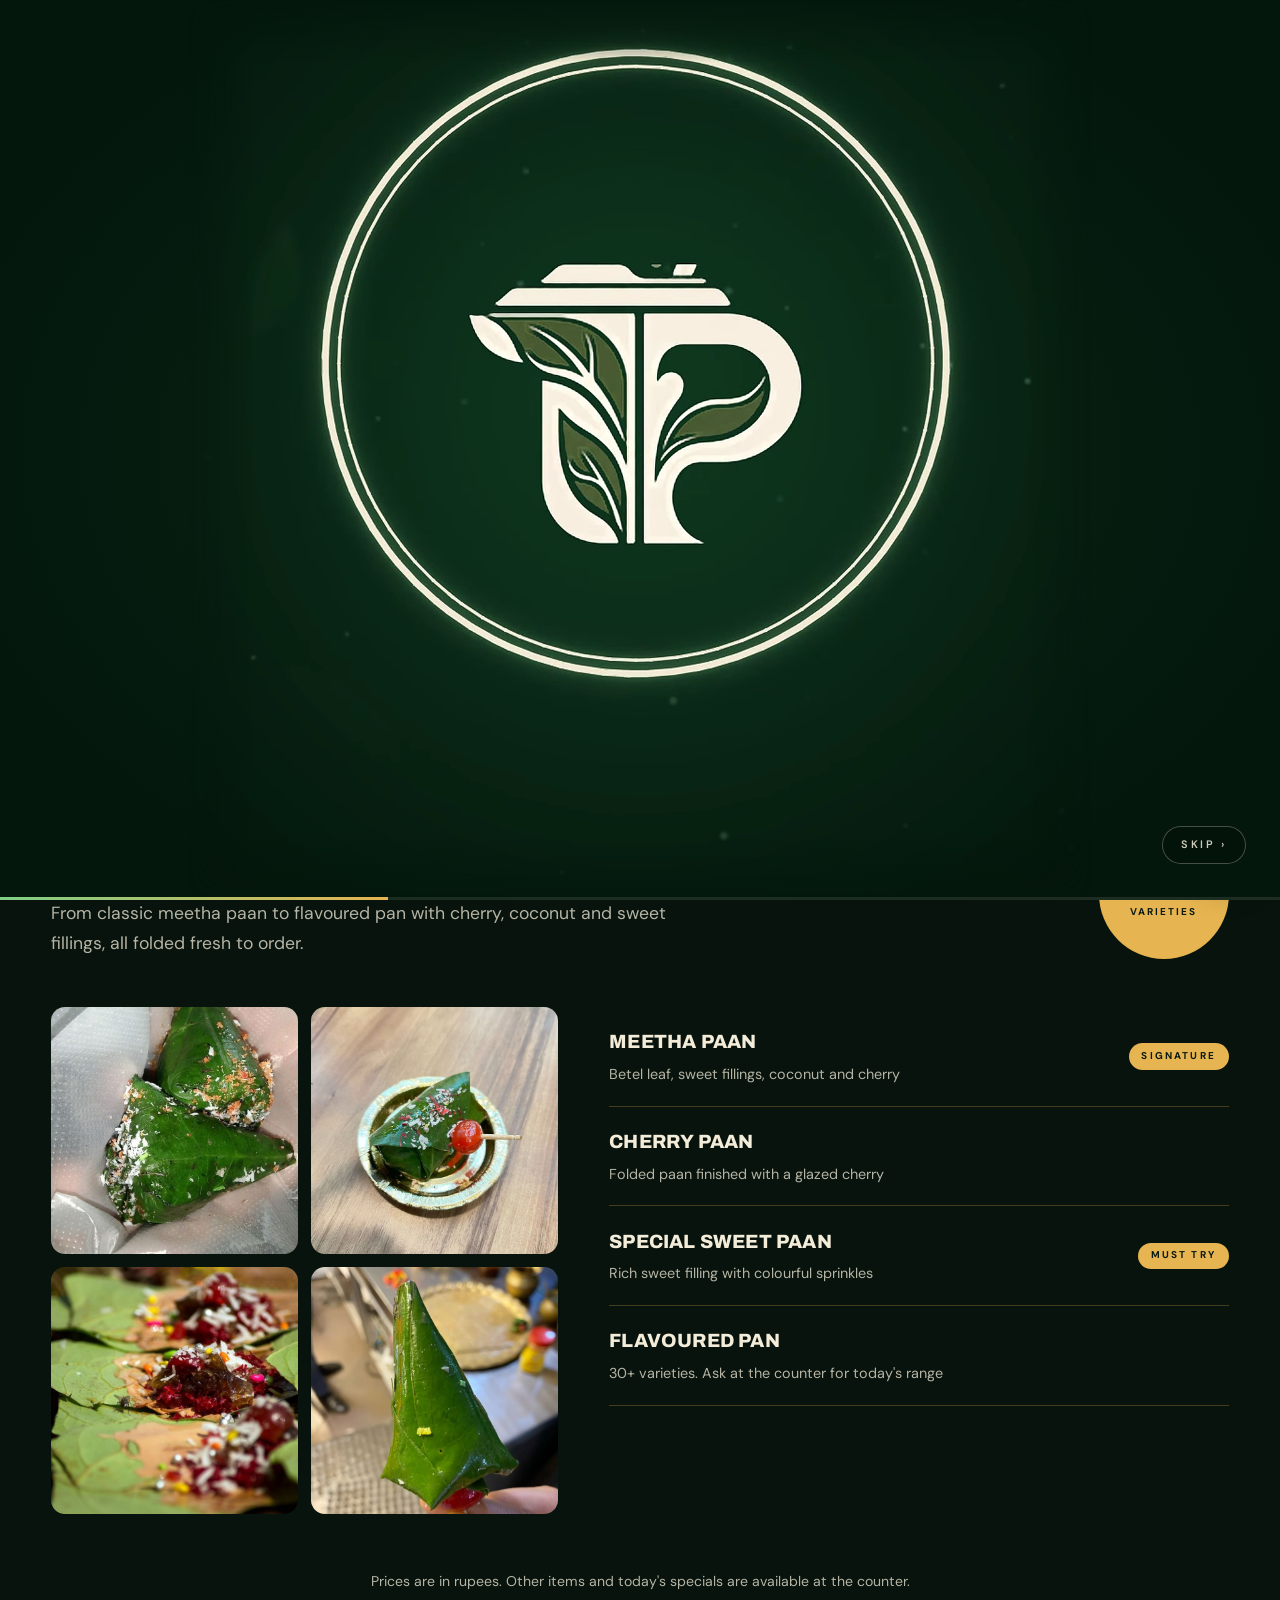
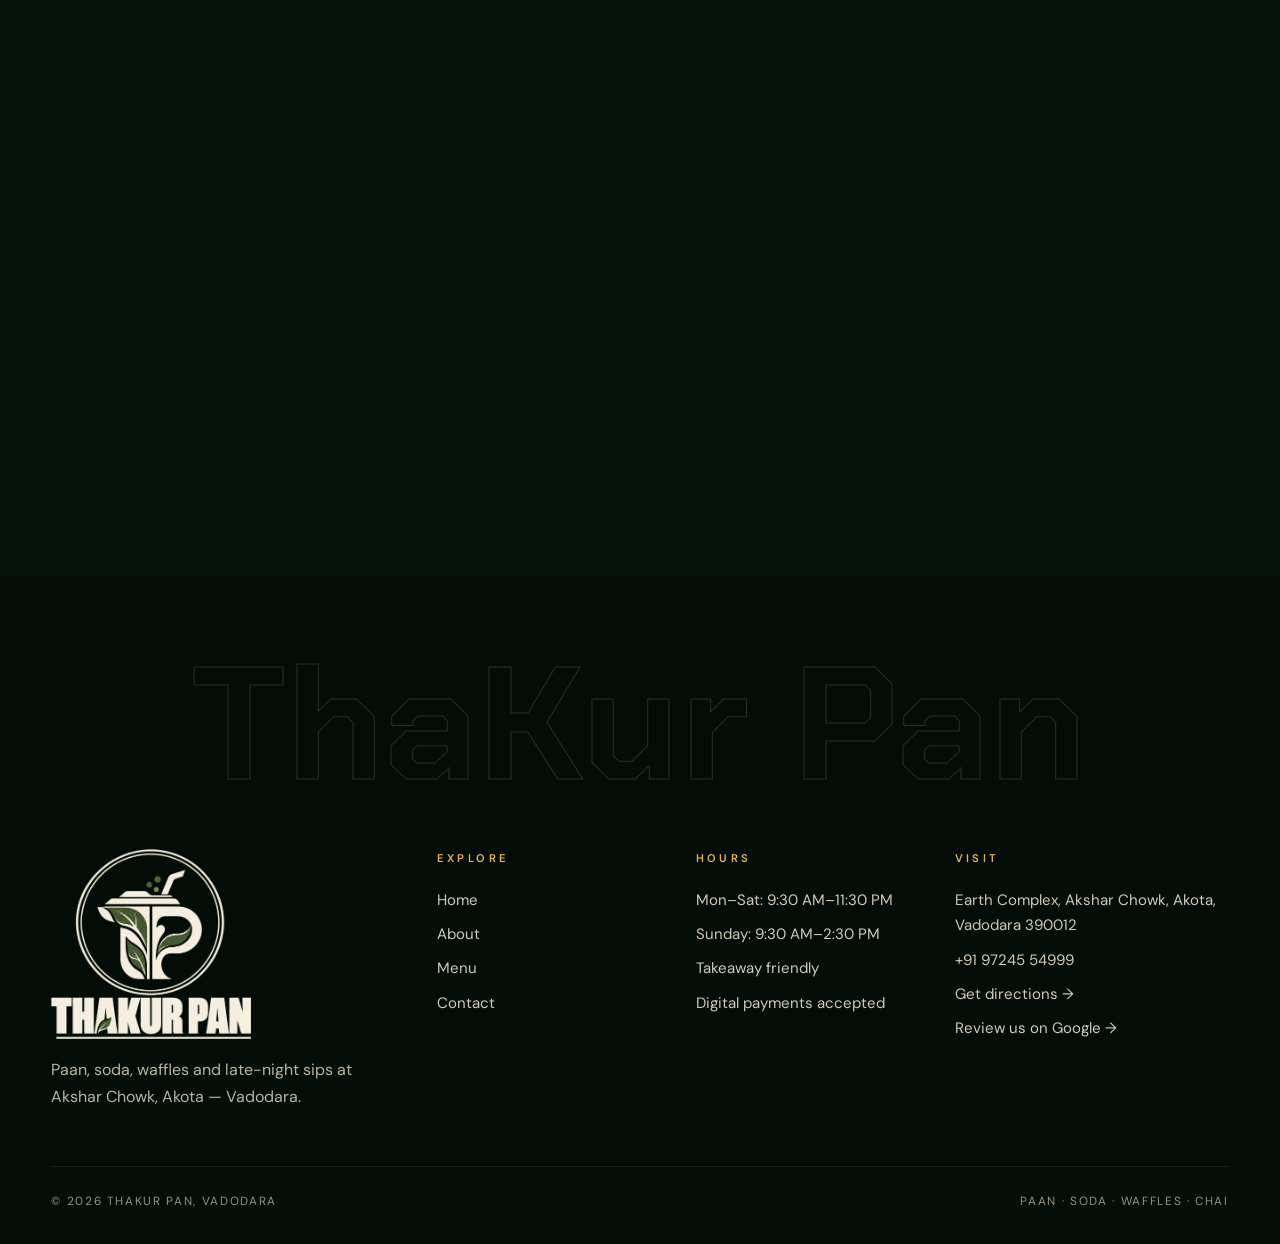
<file: menu.html>
<!DOCTYPE html>
<html lang="en" data-theme="night">
<head>
<meta charset="utf-8">
<meta name="viewport" content="width=device-width, initial-scale=1, viewport-fit=cover">
<title>Menu · 30+ Paan &amp; 50+ Sodas | Thakur Pan, Vadodara</title>
<meta name="description" content="30+ paan varieties, 50+ sodas &amp; mocktails, natural juices, shakes, waffles, sandwiches and ice cream at Thakur Pan, Akota, Vadodara.">
<meta name="robots" content="index, follow">
<link rel="icon" href="/favicon.ico" sizes="any">
<link rel="icon" type="image/png" sizes="48x48" href="/icons/icon-48.png">
<link rel="icon" type="image/png" sizes="96x96" href="/icons/icon-96.png">
<link rel="icon" type="image/png" sizes="144x144" href="/icons/icon-144.png">
<link rel="icon" type="image/png" sizes="192x192" href="/icons/icon-192.png">
<link rel="icon" type="image/png" sizes="32x32" href="/icons/icon-32.png">
<link rel="icon" type="image/png" sizes="16x16" href="/icons/icon-16.png">
<link rel="apple-touch-icon" sizes="180x180" href="/apple-touch-icon.png">
<link rel="manifest" href="/site.webmanifest">
<link rel="canonical" href="https://thakurpan.com/menu">
<meta property="og:type" content="website">
<meta property="og:locale" content="en_IN">
<meta property="og:site_name" content="Thakur Pan">
<meta property="og:title" content="Menu · 30+ Paan &amp; 50+ Sodas | Thakur Pan, Vadodara">
<meta property="og:description" content="30+ paan varieties, 50+ sodas &amp; mocktails, natural juices, shakes, waffles, sandwiches and ice cream at Thakur Pan, Akota, Vadodara.">
<meta property="og:url" content="https://thakurpan.com/menu">
<meta property="og:image:width" content="1200">
<meta property="og:image:height" content="630">
<meta property="og:image" content="https://thakurpan.com/img/og-cover.jpg">
<meta property="og:image:alt" content="Thakur Pan — the best spot in Vadodara. Paan, sodas and mocktails at Akshar Chowk, Akota.">
<meta name="twitter:card" content="summary_large_image">
<meta name="twitter:title" content="Menu · 30+ Paan &amp; 50+ Sodas | Thakur Pan, Vadodara">
<meta name="twitter:description" content="30+ paan varieties, 50+ sodas &amp; mocktails, natural juices, shakes, waffles, sandwiches and ice cream at Thakur Pan, Akota, Vadodara.">
<meta name="twitter:image" content="https://thakurpan.com/img/og-cover.jpg">
<meta name="theme-color" content="#07130c">
<script>(function(){
var d=document.documentElement,FONTS={"night": "family=Archivo:wdth,wght@62..125,400..900&family=Chakra+Petch:wght@600;700&family=Instrument+Serif:ital@0;1", "pop": "family=Bricolage+Grotesque:opsz,wdth,wght@12..96,75..100,400..800&family=Caveat:wght@600;700", "royal": "family=Playfair+Display:ital,wght@0,500..800;1,500..700&family=Cormorant+Garamond:ital,wght@0,500;0,600;1,500;1,600", "mint": "family=Fraunces:ital,opsz,wght@0,9..144,400..700;1,9..144,400..600"},BASE='family=DM+Sans:wght@300;400;500;600',COLORS={"night": "#07130c", "pop": "#fff4dc", "royal": "#240913", "mint": "#f4faf6"},LOCK=true,DEF='night';
d.classList.add('js');
var t=DEF;
if(!LOCK){try{var q=(location.search.match(/[?&]theme=(\w+)/)||[])[1];if(q&&FONTS[q]){t=q;localStorage.setItem('tp_theme',q)}else{var s=localStorage.getItem('tp_theme');if(s&&FONTS[s])t=s}}catch(e){}}
d.setAttribute('data-theme',t);
var loaded={};
window.tpFonts=function(n){if(loaded[n])return;loaded[n]=1;var l=document.createElement('link');l.rel='stylesheet';l.href='https://fonts.googleapis.com/css2?'+FONTS[n]+'&'+BASE+'&display=swap';document.head.appendChild(l)};
window.tpFonts(t);
window.tpColors=COLORS;
try{if(sessionStorage.getItem('tp_seen'))d.classList.add('no-loader');if(sessionStorage.getItem('tp_nav')){d.classList.add('arrive','no-loader');sessionStorage.removeItem('tp_nav')}}catch(e){}
})();</script>
<link rel="preconnect" href="https://fonts.googleapis.com">
<link rel="preconnect" href="https://fonts.gstatic.com" crossorigin>
<link rel="stylesheet" href="style.css">
<noscript><style>.reveal,.split .w>span,.wipe{opacity:1!important;translate:none!important;transform:none!important;clip-path:none!important}.preloader,.curtain{display:none!important}</style></noscript>
<script type="application/ld+json">{"@context": "https://schema.org", "@type": "FoodEstablishment", "@id": "https://thakurpan.com/#business", "url": "https://thakurpan.com/", "name": "Thakur Pan", "description": "30+ paan varieties, 50+ sodas & mocktails, natural juices, shakes, waffles, sandwiches and ice cream at Thakur Pan, Akota, Vadodara.", "image": ["https://thakurpan.com/img/og-cover.jpg", "https://thakurpan.com/img/storefront.jpg", "https://thakurpan.com/img/cine-soda-bar.jpg"], "telephone": "+919724554999", "servesCuisine": ["Paan", "Sodas & Mocktails", "Waffles", "Shakes", "Street Food"], "address": {"@type": "PostalAddress", "streetAddress": "Shop 51-53, Ground Floor, Earth Complex, Near Akshar Chowk Bridge, Akota", "addressLocality": "Vadodara", "addressRegion": "Gujarat", "postalCode": "390012", "addressCountry": "IN"}, "geo": {"@type": "GeoCoordinates", "latitude": 22.281423, "longitude": 73.165133}, "slogan": "The best spot in Vadodara", "logo": "https://thakurpan.com/icons/icon-512.png", "openingHoursSpecification": [{"@type": "OpeningHoursSpecification", "dayOfWeek": ["Monday", "Tuesday", "Wednesday", "Thursday", "Friday", "Saturday"], "opens": "09:30", "closes": "23:30"}, {"@type": "OpeningHoursSpecification", "dayOfWeek": "Sunday", "opens": "09:30", "closes": "14:30"}]}</script>
</head>
<body class="pg-menu">
<div class="progress" aria-hidden="true"><i></i></div>
<div class="preloader" role="status" aria-label="Loading Thakur Pan"><video class="pl-video" muted playsinline preload="auto" aria-hidden="true"></video><img class="pl-fallback" src="brand/logo-full-cream.png" alt="Thakur Pan"><button class="pl-skip" type="button" aria-label="Skip intro">Skip <span aria-hidden="true">›</span></button><div class="pl-bar" aria-hidden="true"><i></i></div></div>
<script>(function(){var d=document.documentElement,v=document.querySelector('.pl-video');if(!v||d.classList.contains('no-loader')||d.classList.contains('arrive'))return;var p=innerWidth/innerHeight<.95;var e=v.canPlayType&&v.canPlayType('video/mp4; codecs="avc1.42E01E"')?'mp4':'webm';v.src='video/loader.'+e;v.load();})();</script>
<div class="curtain" aria-hidden="true"><img src="brand/logo-full-cream.png" alt=""></div>
<div class="cur"></div><div class="cur-ring"></div>
<div class="toast" role="status"></div>

<header class="nav">
  <div class="wrap">
    <div class="nav-in">
      <a href="/" class="brand" aria-label="Thakur Pan home"><img src="brand/logo-lockup-cream.png" alt="Thakur Pan" width="161" height="49"></a>
      <ul class="menu"><li><a href="/">Home</a></li><li><a href="/about">About</a></li><li><a href="/menu">Menu</a></li><li><a href="/contact">Contact</a></li></ul>
      <div class="nav-r">
        
        <a class="btn solid sm" href="/contact#review">Review Us <span class="st">★</span></a>
        <button class="burger" aria-label="Open menu" aria-expanded="false"><i></i><i></i><i></i></button>
      </div>
    </div>
  </div>
</header>
<nav class="mob" aria-label="Mobile"><a href="/" style="--i:0">Home</a><a href="/about" style="--i:1">About</a><a href="/menu" style="--i:2">Menu</a><a href="/contact" style="--i:3">Contact</a><small>+91 97245 54999 · Mon–Sat 9:30 AM – 11:30 PM · Sun 9:30 AM – 2:30 PM</small></nav>

<main>

<section class="phero">
  <img class="bg" src="img/paan-tissue.jpg" alt="" data-speed="0.1">
  <div class="hero-glow" aria-hidden="true"></div>
  <div class="wrap"><span class="eyebrow reveal">Menu &amp; Products</span><h1 class="split">The <em>Menu</em></h1><p class="reveal" style="--d:.4s">50+ refreshing sodas, natural juices, milkshakes, thickshakes, 30+ paan varieties, waffles, sandwiches, ice creams and many more. The right place to visit to complete your cravings.</p></div>
</section>
<div class="tabs"><div class="wrap"><div class="tabs-in" role="tablist"><span class="tab-ind"></span><button class="tab on" role="tab" data-tab="paan">Paan</button><button class="tab" role="tab" data-tab="sodas">Sodas</button><button class="tab" role="tab" data-tab="juices">Juices & Shakes</button><button class="tab" role="tab" data-tab="waffles">Waffles</button><button class="tab" role="tab" data-tab="puff">Grill Puff</button><button class="tab" role="tab" data-tab="sandwich">Sandwiches</button><button class="tab" role="tab" data-tab="ice">Ice Cream</button><button class="tab" role="tab" data-tab="chai">Tea & Coffee</button></div></div></div>
<section class="menu-sec">
  <div class="panel on" id="paan">
  <div class="wrap">
    <div class="ph">
      <div><span class="label">Paan</span><h2>Paan & Flavoured Pan</h2><p class="lead">From classic meetha paan to flavoured pan with cherry, coconut and sweet fillings, all folded fresh to order.</p></div>
      <div class="bigbadge"><b>30+</b><small>varieties</small></div>
    </div>
    <div class="pgrid">
      <div class="mb n4"><figure class="ri" style="--i:0"><img src="img/paan-tissue.jpg" alt="Paan photo" class="" loading="lazy" decoding="async"></figure><figure class="ri" style="--i:1"><img src="img/paan-plate.jpg" alt="Paan photo" class="" loading="lazy" decoding="async"></figure><figure class="ri" style="--i:2"><img src="img/paan-sweet.jpg" alt="Paan photo" class="" loading="lazy" decoding="async"></figure><figure class="ri" style="--i:3"><img src="img/paan-hand.jpg" alt="Paan photo" class="" loading="lazy" decoding="async"></figure></div>
      <div class="pbody"><ul class="plist"><li class="np ri" style="--i:0"><div><b>Meetha Paan</b><p>Betel leaf, sweet fillings, coconut and cherry</p></div><em>Signature</em></li><li class="np ri" style="--i:1"><div><b>Cherry Paan</b><p>Folded paan finished with a glazed cherry</p></div></li><li class="np ri" style="--i:2"><div><b>Special Sweet Paan</b><p>Rich sweet filling with colourful sprinkles</p></div><em>Must try</em></li><li class="np ri" style="--i:3"><div><b>Flavoured Pan</b><p>30+ varieties. Ask at the counter for today's range</p></div></li></ul></div>
    </div>
  </div>
</div><div class="panel" id="sodas">
  <div class="wrap">
    <div class="ph">
      <div><span class="label">Sodas</span><h2>50+ Refreshing Sodas</h2><p class="lead">Fizzy, cold and made over plenty of ice. Pan mawa soda, minty mojitos and a whole wall of flavours to cool you down.</p></div>
      <div class="bigbadge"><b>50+</b><small>sodas</small></div>
    </div>
    <div class="pgrid">
      <div class="mb n4"><figure class="ri" style="--i:0"><img src="img/soda-duo.jpg" alt="Sodas photo" class="" loading="lazy" decoding="async"></figure><figure class="ri" style="--i:1"><img src="img/soda-blue.jpg" alt="Sodas photo" class="" loading="lazy" decoding="async"></figure><figure class="ri" style="--i:2"><img src="img/soda-night.jpg" alt="Sodas photo" class="" loading="lazy" decoding="async"></figure><figure class="ri" style="--i:3"><img src="img/soda-hands.jpg" alt="Sodas photo" class="" loading="lazy" decoding="async"></figure></div>
      <div class="pbody"><ul class="plist"><li class="np ri" style="--i:0"><div><b>Pan Mawa Soda</b><p>Paan flavour in a chilled fizzy soda</p></div><em>Signature</em></li><li class="np ri" style="--i:1"><div><b>Blue Mint Mojito</b><p>Blue soda with mint, lime and ice</p></div></li><li class="np ri" style="--i:2"><div><b>Berry Mint Mojito</b><p>Berry mojito with mint and a lime wedge</p></div></li><li class="np ri" style="--i:3"><div><b>More Sodas</b><p>50+ flavours. Ask for today's range</p></div></li></ul></div>
    </div>
  </div>
</div><div class="panel" id="juices">
  <div class="wrap">
    <div class="ph">
      <div><span class="label">Juices & Shakes</span><h2>Juices, Milkshakes & Thickshakes</h2><p class="lead">Natural juices pressed fresh, creamy milkshakes and thick chocolate-swirled thickshakes for a warm Vadodara evening.</p></div>
      <div class="bigbadge"><b>Fresh</b><small>& thick</small></div>
    </div>
    <div class="pgrid">
      <div class="mb n2"><figure class="ri" style="--i:0"><img src="img/shake-duo.jpg" alt="Juices & Shakes photo" class="" loading="lazy" decoding="async"></figure><figure class="ri" style="--i:1"><img src="img/soda-hands.jpg" alt="Juices & Shakes photo" class="" loading="lazy" decoding="async"></figure></div>
      <div class="pbody"><ul class="plist"><li class="np ri" style="--i:0"><div><b>Natural Juices</b><p>Fresh, seasonal and served chilled</p></div><em>Fresh</em></li><li class="np ri" style="--i:1"><div><b>Milkshakes</b><p>Creamy, cold and made to order</p></div></li><li class="np ri" style="--i:2"><div><b>Thickshakes</b><p>Thick, with chocolate drizzle</p></div><em>Signature</em></li><li class="np ri" style="--i:3"><div><b>Cold Coffee</b><p>Iced coffee, creamy and strong</p></div></li><li class="np ri" style="--i:4"><div><b>Lassi</b><p>Chilled, thick and refreshing</p></div></li></ul></div>
    </div>
  </div>
</div><div class="panel" id="waffles">
  <div class="wrap">
    <div class="ph">
      <div><span class="label">Waffles · 16 items</span><h2>Thakur Special Waffles</h2><p class="lead">Warm waffles loaded with chocolate, fruit, cream and crunch. Prices in rupees.</p></div>
      <div class="bigbadge"><b>16</b><small>varieties</small></div>
    </div>
    <div class="pgrid">
      <div class="mb n3"><figure class="ri" style="--i:0"><img src="img/waffle-berry.jpg" alt="Waffles photo" class="" loading="lazy" decoding="async"></figure><figure class="ri" style="--i:1"><img src="img/waffle-choco.jpg" alt="Waffles photo" class="" loading="lazy" decoding="async"></figure><figure class="ri" style="--i:2"><img src="img/waffle-crunch.jpg" alt="Waffles photo" class="" loading="lazy" decoding="async"></figure></div>
      <div class="pbody"><ul class="plist"><li class="ri" style="--i:0"><b>Classic Malted</b><i></i><span class="pr">&#8377;100</span></li><li class="ri" style="--i:1"><b>Banana And Caramel</b><i></i><span class="pr">&#8377;100</span></li><li class="ri" style="--i:2"><b>Coffee And Dark</b><i></i><span class="pr">&#8377;100</span></li><li class="ri" style="--i:3"><b>Kitkat Chocolate</b><i></i><span class="pr">&#8377;120</span></li><li class="ri" style="--i:4"><b>Dairy Milk Chocolate</b><i></i><span class="pr">&#8377;120</span></li><li class="ri" style="--i:5"><b>White Chocolate</b><i></i><span class="pr">&#8377;120</span></li><li class="ri" style="--i:6"><b>Dark Chocolate</b><i></i><span class="pr">&#8377;120</span></li><li class="ri" style="--i:7"><b>Milk Chocolate</b><i></i><span class="pr">&#8377;120</span></li><li class="ri" style="--i:8"><b>Chips Chocolate</b><i></i><span class="pr">&#8377;140</span></li><li class="ri" style="--i:9"><b>Oreo Cream</b><i></i><span class="pr">&#8377;140</span></li><li class="ri" style="--i:10"><b>Hazelnut Nutella</b><i></i><span class="pr">&#8377;140</span></li><li class="ri" style="--i:11"><b>Triple Chocolate</b><i></i><span class="pr">&#8377;140</span></li><li class="ri" style="--i:12"><b>Black And White</b><i></i><span class="pr">&#8377;140</span></li><li class="ri" style="--i:13"><b>Mix Chocolate</b><i></i><span class="pr">&#8377;160</span></li><li class="ri" style="--i:14"><b>Red Velvet</b><i></i><span class="pr">&#8377;160</span></li><li class="ri" style="--i:15"><b>Hazelnut And Brownie</b><i></i><span class="pr">&#8377;160</span></li></ul></div>
    </div>
  </div>
</div><div class="panel" id="puff">
  <div class="wrap">
    <div class="ph">
      <div><span class="label">Grill Puff · 16 items</span><h2>Thakur Special Grill Puff</h2><p class="lead">Crisp, hot grilled puffs from a simple butter puff to loaded cheese specials. Prices in rupees.</p></div>
      <div class="bigbadge"><b>16</b><small>varieties</small></div>
    </div>
    <div class="pgrid full">
      
      <div class="pbody"><ul class="plist two"><li class="ri" style="--i:0"><b>Butter Grill Puff</b><i></i><span class="pr">&#8377;20</span></li><li class="ri" style="--i:1"><b>Punjabi Grill Puff</b><i></i><span class="pr">&#8377;30</span></li><li class="ri" style="--i:2"><b>Mayonnaise Grill Puff</b><i></i><span class="pr">&#8377;40</span></li><li class="ri" style="--i:3"><b>Cheese Grill Puff</b><i></i><span class="pr">&#8377;40</span></li><li class="ri" style="--i:4"><b>Garlic Grill Puff</b><i></i><span class="pr">&#8377;40</span></li><li class="ri" style="--i:5"><b>Sev Chatni Grill Puff</b><i></i><span class="pr">&#8377;40</span></li><li class="ri" style="--i:6"><b>Cheese Jam Grill Puff</b><i></i><span class="pr">&#8377;40</span></li><li class="ri" style="--i:7"><b>Onion Cheese Grill Puff</b><i></i><span class="pr">&#8377;40</span></li><li class="ri" style="--i:8"><b>Grill Butter Garlic Puff</b><i></i><span class="pr">&#8377;40</span></li><li class="ri" style="--i:9"><b>Cheese Paneer Grill Puff</b><i></i><span class="pr">&#8377;50</span></li><li class="ri" style="--i:10"><b>Veg. Cheese Grill Puff</b><i></i><span class="pr">&#8377;50</span></li><li class="ri" style="--i:11"><b>Schezwan Cheese Grill Puff</b><i></i><span class="pr">&#8377;50</span></li><li class="ri" style="--i:12"><b>Tandoori Cheese Grill Puff</b><i></i><span class="pr">&#8377;50</span></li><li class="ri" style="--i:13"><b>Chocolate Cheese Grill Puff</b><i></i><span class="pr">&#8377;50</span></li><li class="ri" style="--i:14"><b>Ratlami Shing Cheese Puff</b><i></i><span class="pr">&#8377;50</span></li><li class="ri" style="--i:15"><b>Cheese Butter Grill Puff</b><i></i><span class="pr">&#8377;50</span></li></ul></div>
    </div>
  </div>
</div><div class="panel" id="sandwich">
  <div class="wrap">
    <div class="ph">
      <div><span class="label">Sandwiches · 11 items</span><h2>Thakur Special Sandwich</h2><p class="lead">Grilled sandwiches stuffed with cheese, chutney, paneer and more. Prices in rupees.</p></div>
      <div class="bigbadge"><b>11</b><small>varieties</small></div>
    </div>
    <div class="pgrid full">
      
      <div class="pbody"><ul class="plist two"><li class="ri" style="--i:0"><b>Cheese Masala Wafer</b><i></i><span class="pr">&#8377;80</span></li><li class="ri" style="--i:1"><b>Cheese Chatni Grill Sandwich</b><i></i><span class="pr">&#8377;80</span></li><li class="ri" style="--i:2"><b>Bread Butter Grill Sandwich</b><i></i><span class="pr">&#8377;80</span></li><li class="ri" style="--i:3"><b>Cheese Jam Grill Sandwich</b><i></i><span class="pr">&#8377;80</span></li><li class="ri" style="--i:4"><b>Veg. Cheese Grill Sandwich</b><i></i><span class="pr">&#8377;80</span></li><li class="ri" style="--i:5"><b>Tandoori Cheese Grill Sandwich</b><i></i><span class="pr">&#8377;100</span></li><li class="ri" style="--i:6"><b>Paneer Cheese Grill Sandwich</b><i></i><span class="pr">&#8377;100</span></li><li class="ri" style="--i:7"><b>Bombay Grill Sandwich</b><i></i><span class="pr">&#8377;100</span></li><li class="ri" style="--i:8"><b>Mayonnaise Cheese Grill Sandwich</b><i></i><span class="pr">&#8377;100</span></li><li class="ri" style="--i:9"><b>Chilly Cheese Grill Sandwich</b><i></i><span class="pr">&#8377;100</span></li><li class="ri" style="--i:10"><b>Chocolate Cheese Sandwich</b><i></i><span class="pr">&#8377;100</span></li></ul><h4 class="sub">Add-ons</h4><ul class="plist"><li class="ri" style="--i:0"><b>Extra Wafer</b><i></i><span class="pr">&#8377;20</span></li><li class="ri" style="--i:1"><b>Extra Cheese</b><i></i><span class="pr">&#8377;20</span></li></ul></div>
    </div>
  </div>
</div><div class="panel" id="ice">
  <div class="wrap">
    <div class="ph">
      <div><span class="label">Ice Cream</span><h2>Ice Cream</h2><p class="lead">Generous scoops in rich chocolate and more, served in cups to enjoy right away.</p></div>
      <div class="bigbadge"><b>Scoops</b><small>& cups</small></div>
    </div>
    <div class="pgrid">
      <div class="mb n2"><figure class="ri" style="--i:0"><img src="img/ice-choco.jpg" alt="Ice Cream photo" class="" loading="lazy" decoding="async"></figure><figure class="ri" style="--i:1"><img src="img/ice-cups.jpg" alt="Ice Cream photo" class="" loading="lazy" decoding="async"></figure></div>
      <div class="pbody"><ul class="plist"><li class="np ri" style="--i:0"><div><b>Chocolate Scoops</b><p>Rich dark chocolate ice cream</p></div><em>Signature</em></li><li class="np ri" style="--i:1"><div><b>Assorted Cups</b><p>A mix of flavours in cups</p></div></li></ul></div>
    </div>
  </div>
</div><div class="panel" id="chai">
  <div class="wrap">
    <div class="ph">
      <div><span class="label">Tea & Coffee</span><h2>Tea & Coffee</h2><p class="lead">Hot, milky and made fresh. The simplest way to end a long day.</p></div>
      <div class="bigbadge"><b>Hot</b><small>& fresh</small></div>
    </div>
    <div class="pgrid">
      <div class="mb n1"><figure class="ri" style="--i:0"><img src="img/chai.jpg" alt="Tea & Coffee photo" class="" loading="lazy" decoding="async"></figure></div>
      <div class="pbody"><ul class="plist"><li class="np ri" style="--i:0"><div><b>Masala Chai</b><p>Spiced tea with milk</p></div><em>Signature</em></li><li class="np ri" style="--i:1"><div><b>Tea</b><p>Classic cutting-style tea</p></div></li><li class="np ri" style="--i:2"><div><b>Coffee</b><p>Hot coffee, freshly made</p></div></li></ul></div>
    </div>
  </div>
</div>
  <div class="wrap"><p class="menu-note">Prices are in rupees. Other items and today's specials are available at the counter.</p></div>
</section>
<section class="cta-band">
  <div class="wrap"><h2 class="split">Hungry <em class="s">yet?</em></h2>
  <div class="reveal" style="display:flex;gap:1rem;justify-content:center;flex-wrap:wrap"><a class="btn solid" href="https://www.google.com/maps/dir/?api=1&destination=Thakur+Pan+Earth+Complex+Akota+Vadodara" target="_blank" rel="noopener">Get Directions</a><a class="btn" href="/contact#review">Review Us</a></div></div>
</section>

</main>

<footer>
  <div class="wrap">
    <div class="foot-big" aria-hidden="true">ThaKur Pan</div>
    <div class="fgrid">
      <div><img class="fbrand-logo" src="brand/logo-full-cream.png" alt="Thakur Pan" width="200" height="190" loading="lazy"><p style="margin-top:1.1rem;max-width:36ch;opacity:.75">Paan, soda, waffles and late-night sips at Akshar Chowk, Akota — Vadodara.</p></div>
      <div><h4>Explore</h4><ul><li><a href="/">Home</a></li><li><a href="/about">About</a></li><li><a href="/menu">Menu</a></li><li><a href="/contact">Contact</a></li></ul></div>
      <div><h4>Hours</h4><ul><li>Mon–Sat: 9:30 AM–11:30 PM</li><li>Sunday: 9:30 AM–2:30 PM</li><li>Takeaway friendly</li><li>Digital payments accepted</li></ul></div>
      <div><h4>Visit</h4><ul><li>Earth Complex, Akshar Chowk, Akota, Vadodara 390012</li><li><a href="tel:+919724554999">+91 97245 54999</a></li><li><a href="https://www.google.com/maps/dir/?api=1&destination=Thakur+Pan+Earth+Complex+Akota+Vadodara" target="_blank" rel="noopener">Get directions →</a></li><li><a href="https://www.google.com/maps/search/?api=1&query=Thakur+Pan+Earth+Complex+Akota+Vadodara" target="_blank" rel="noopener">Review us on Google →</a></li></ul></div>
    </div>
    <div class="copy"><span>© <span class="yr">2026</span> THAKUR PAN, VADODARA</span><span>PAAN · SODA · WAFFLES · CHAI</span></div>
  </div>
</footer>

<a class="wa" href="https://wa.me/919724554999?text=Hi%20Thakur%20Pan%21" target="_blank" rel="noopener" aria-label="Chat with the owner on WhatsApp"><svg viewBox="0 0 32 32"><path d="M16.04 3C9.4 3 4 8.4 4 15.03c0 2.12.55 4.19 1.6 6.01L4 29l8.14-1.56a12 12 0 0 0 3.9.65C22.68 28.09 28 22.69 28 16.06 28 9.4 22.68 3 16.04 3zm0 22.02c-1.2 0-2.38-.2-3.5-.6l-.5-.18-4.83.93.96-4.7-.2-.5a10 10 0 0 1-1.6-5.3C6.4 9.9 10.7 5.5 16.04 5.5c5.3 0 9.6 4.4 9.6 9.8 0 5.4-4.3 9.7-9.6 9.7zm5.5-7.3c-.3-.15-1.8-.9-2.1-1-.28-.1-.48-.15-.68.15s-.78 1-.96 1.2c-.18.2-.35.22-.65.07a8 8 0 0 1-2.4-1.5 9 9 0 0 1-1.65-2.1c-.17-.3 0-.46.13-.6l.45-.52c.15-.17.2-.3.3-.5.1-.2.05-.38-.02-.53-.08-.15-.68-1.65-.93-2.25-.25-.6-.5-.5-.68-.5h-.58c-.2 0-.53.08-.8.38-.28.3-1.05 1.03-1.05 2.5s1.08 2.9 1.23 3.1c.15.2 2.1 3.2 5.1 4.5 2 .85 2.8.92 3.8.78.6-.1 1.8-.73 2.05-1.45.25-.7.25-1.3.18-1.45-.08-.13-.28-.2-.58-.35z"/></svg><span>CHAT WITH US</span></a>
<script src="main.js"></script>
</body>
</html>
</file>
<file: style.css>
/* =====================================================================
   THAKUR PAN v3 — one design system, four themes.
   Every component reads semantic tokens (--bg, --fg, --acc …).
   Themes live at the top (tokens) and bottom (character overrides).
   ===================================================================== */

/* ---------- THEME TOKENS ---------- */
/* 1 · NIGHT MARKET — green, gold, cream (refined original) */
:root,html[data-theme="night"]{
  color-scheme:dark;
  --bg:#07130c;--bg2:#0d2216;--fg:#f3ecd9;--mut:rgba(243,236,217,.74);
  --acc:#e6b450;--acc2:#7fcf86;--acc-ink:#0a1a11;--card:#0d2216;--line:rgba(230,180,80,.26);--em:#e6b450;--hl:transparent;
  --glass:rgba(7,19,12,.9);--foot-bg:#040c07;--foot-fg:#f3ecd9;
  --alt-bg:#f3ecd9;--alt-fg:#0a1a11;--alt-mut:rgba(10,26,17,.74);--alt-acc:#2f8f4e;--alt-acc-ink:#f3ecd9;--alt-card:rgba(255,255,255,.55);--alt-line:rgba(10,26,17,.18);--alt-em:#2f8f4e;--alt-hl:transparent;
  --font-d:"Archivo",Impact,"Arial Narrow",sans-serif;--font-s:"Instrument Serif",Georgia,serif;--font-b:"DM Sans",system-ui,-apple-system,"Segoe UI",sans-serif;--font-logo:"Chakra Petch","Archivo",sans-serif;
  --hd-case:uppercase;--hd-w:900;--hd-ls:-.01em;--hd-lh:.92;--hd-st:125%;--h2:clamp(2.5rem,6.4vw,5.6rem);--h1:clamp(3.6rem,11.5vw,10.5rem);--h3-case:uppercase;
  --em-style:italic;--em-w:400;
  --r:14px;--r-btn:60px;--r-nav:60px;--bw:1px;--iw:0px;--sec-r:0px;
  --shd:0 0 0 0;--soft:0 30px 60px -34px rgba(0,0,0,.75);
  --hero-img-op:.5;--hero-blur:9px;--phero-img-op:.3;
  --glow:radial-gradient(ellipse at 15% 30%,rgba(47,143,78,.32),transparent 55%),radial-gradient(ellipse at 88% 72%,rgba(230,180,80,.2),transparent 50%);
  --map:invert(.92) hue-rotate(160deg) saturate(.55) contrast(.92) brightness(.95);
  --fa:#e6b450;--fba:#e6b450;--fbi:#0a1a11;--grain:.06;--l2-fill:transparent;--l2-stroke:var(--fg);--l2-sw:2px;--eb-ls:.38em;
}
/* 2 · PAAN POP — sticker-bright, chunky, playful */
html[data-theme="pop"]{
  color-scheme:light;
  --bg:#fff4dc;--bg2:#ffe9b8;--fg:#1d1a2b;--mut:rgba(29,26,43,.78);
  --acc:#ff4f81;--acc2:#1fb56b;--acc-ink:#1d1a2b;--card:#fff;--line:#1d1a2b;--em:#1d1a2b;--hl:#ff4f81;
  --glass:rgba(255,244,220,.9);--foot-bg:#1d1a2b;--foot-fg:#fff4dc;
  --alt-bg:#ffd23f;--alt-fg:#1d1a2b;--alt-mut:rgba(29,26,43,.8);--alt-acc:#1d1a2b;--alt-acc-ink:#ffd23f;--alt-card:#fff;--alt-line:#1d1a2b;--alt-em:#1d1a2b;--alt-hl:#fff;
  --font-d:"Bricolage Grotesque","Inter Display",Inter,system-ui,sans-serif;--font-s:"Bricolage Grotesque","Inter",system-ui,sans-serif;--font-b:"DM Sans",system-ui,sans-serif;--font-logo:"Bricolage Grotesque","Inter",sans-serif;
  --hd-case:none;--hd-w:800;--hd-ls:-.035em;--hd-lh:.95;--hd-st:100%;--h2:clamp(2.4rem,5.6vw,5rem);--h1:clamp(3.8rem,12vw,10.5rem);--h3-case:none;
  --em-style:normal;--em-w:800;
  --r:22px;--r-btn:999px;--r-nav:999px;--bw:2.5px;--iw:2.5px;--sec-r:0px;
  --shd:6px 6px 0;--soft:0 0 0 0 transparent;
  --hero-img-op:0;--hero-blur:0px;--phero-img-op:.18;
  --glow:radial-gradient(circle at 90% 14%,#ff4f81 0 9%,transparent 9.2%),radial-gradient(circle at 4% 76%,#1fb56b 0 6.5%,transparent 6.7%),radial-gradient(circle at 56% 96%,#3b6cff 0 4.5%,transparent 4.7%);
  --map:saturate(1.15) contrast(1.02);
  --fa:#ffd23f;--fba:#ff4f81;--fbi:#1d1a2b;--grain:0;--l2-fill:var(--acc);--l2-stroke:var(--fg);--l2-sw:3px;--eb-ls:.14em;
}
/* 3 · ROYAL MUGHAL — maroon, gold, ivory, serif */
html[data-theme="royal"]{
  color-scheme:dark;
  --bg:#240913;--bg2:#33101e;--fg:#f6e9d0;--mut:rgba(246,233,208,.76);
  --acc:#d4a64a;--acc2:#e7c878;--acc-ink:#2a0a14;--card:#2f0f1b;--line:rgba(212,166,74,.4);--em:#e7c878;--hl:transparent;
  --glass:rgba(36,9,19,.9);--foot-bg:#170509;--foot-fg:#f6e9d0;
  --alt-bg:#f6e9d0;--alt-fg:#3a0f1c;--alt-mut:rgba(58,15,28,.76);--alt-acc:#8c1d3a;--alt-acc-ink:#f6e9d0;--alt-card:rgba(255,255,255,.5);--alt-line:rgba(140,29,58,.28);--alt-em:#8c1d3a;--alt-hl:transparent;
  --font-d:"Playfair Display","GFS Baskerville",Georgia,serif;--font-s:"Cormorant Garamond","Playfair Display",Georgia,serif;--font-b:"DM Sans",system-ui,sans-serif;--font-logo:"Playfair Display",Georgia,serif;
  --hd-case:none;--hd-w:600;--hd-ls:-.005em;--hd-lh:1.02;--hd-st:100%;--h2:clamp(2.3rem,5.2vw,4.6rem);--h1:clamp(3.8rem,11vw,9.6rem);--h3-case:none;
  --em-style:italic;--em-w:500;
  --r:3px;--r-btn:2px;--r-nav:3px;--bw:1px;--iw:1px;--sec-r:0px;
  --shd:0 0 0 0;--soft:0 30px 60px -36px rgba(0,0,0,.8);
  --hero-img-op:.38;--hero-blur:6px;--phero-img-op:.26;
  --glow:radial-gradient(ellipse at 18% 22%,rgba(150,30,62,.6),transparent 55%),radial-gradient(ellipse at 88% 78%,rgba(212,166,74,.18),transparent 50%);
  --map:invert(.9) sepia(.6) hue-rotate(-12deg) saturate(.8) brightness(.9);
  --fa:#d4a64a;--fba:#d4a64a;--fbi:#2a0a14;--grain:.07;--l2-fill:transparent;--l2-stroke:var(--acc);--l2-sw:1.5px;--eb-ls:.34em;
}
/* 4 · FRESH MINT — airy, soft, modern editorial */
html[data-theme="mint"]{
  color-scheme:light;
  --bg:#f4faf6;--bg2:#e6f4ec;--fg:#10231a;--mut:rgba(16,35,26,.74);
  --acc:#15804b;--acc2:#7fd8a6;--acc-ink:#ffffff;--card:#ffffff;--line:rgba(16,35,26,.12);--em:#15804b;--hl:transparent;
  --glass:rgba(244,250,246,.8);--foot-bg:#0f2a1e;--foot-fg:#e8f5ed;
  --alt-bg:#dff1e6;--alt-fg:#10231a;--alt-mut:rgba(16,35,26,.74);--alt-acc:#10231a;--alt-acc-ink:#f4faf6;--alt-card:#ffffff;--alt-line:rgba(16,35,26,.12);--alt-em:#15804b;--alt-hl:transparent;
  --font-d:"Fraunces","GFS Baskerville",Georgia,serif;--font-s:"Fraunces",Georgia,serif;--font-b:"DM Sans",system-ui,sans-serif;--font-logo:"Fraunces",Georgia,serif;
  --hd-case:none;--hd-w:600;--hd-ls:-.025em;--hd-lh:1;--hd-st:100%;--h2:clamp(2.3rem,5.2vw,4.5rem);--h1:clamp(3.8rem,11vw,9.6rem);--h3-case:none;
  --em-style:italic;--em-w:400;
  --r:24px;--r-btn:999px;--r-nav:999px;--bw:1px;--iw:0px;--sec-r:56px;
  --shd:0 0 0 0;--soft:0 28px 50px -30px rgba(16,35,26,.28);
  --hero-img-op:0;--hero-blur:0px;--phero-img-op:.16;
  --glow:radial-gradient(ellipse at 8% 8%,#c6efd6,transparent 50%),radial-gradient(ellipse at 92% 55%,#fde9b8,transparent 45%),radial-gradient(ellipse at 40% 105%,#cdeee0,transparent 50%);
  --map:saturate(.8) hue-rotate(-8deg) brightness(1.02);
  --fa:#7fd8a6;--fba:#7fd8a6;--fbi:#0f2a1e;--grain:0;--l2-fill:var(--acc);--l2-stroke:transparent;--l2-sw:0px;--eb-ls:.28em;
}
/* alt sections re-map the same semantic tokens */
.alt{--bg:var(--alt-bg);--fg:var(--alt-fg);--mut:var(--alt-mut);--acc:var(--alt-acc);--acc-ink:var(--alt-acc-ink);--card:var(--alt-card);--line:var(--alt-line);--em:var(--alt-em);--hl:var(--alt-hl);
  background:var(--bg);color:var(--fg)}

/* ---------- BASE ---------- */
:root{--ease:cubic-bezier(.22,.8,.2,1);--ease-io:cubic-bezier(.76,0,.24,1);--nav-h:84px}
*{box-sizing:border-box;margin:0;padding:0}
html{scroll-behavior:auto;-webkit-text-size-adjust:100%}
html.menu-open{overflow:hidden}
body{font-family:var(--font-b);background:var(--bg);color:var(--fg);line-height:1.7;overflow-x:hidden;-webkit-font-smoothing:antialiased;text-rendering:optimizeLegibility}
@supports (overflow:clip){body{overflow-x:clip}}
body::after{content:"";position:fixed;inset:0;z-index:9000;pointer-events:none;opacity:var(--grain);background-image:url("data:image/svg+xml;utf8,<svg xmlns='http://www.w3.org/2000/svg' width='160' height='160'><filter id='n'><feTurbulence type='fractalNoise' baseFrequency='.85' numOctaves='2' stitchTiles='stitch'/><feColorMatrix values='0 0 0 0 1  0 0 0 0 1  0 0 0 0 1  0 0 0 .55 0'/></filter><rect width='100%' height='100%' filter='url(%23n)'/></svg>")}
img{max-width:100%;display:block}
a{color:inherit;text-decoration:none}
button{font:inherit;cursor:pointer;color:inherit}
:focus-visible{outline:2px solid var(--acc);outline-offset:3px}
::selection{background:var(--acc);color:var(--acc-ink)}
.wrap{width:min(1240px,92%);margin-inline:auto}
section{position:relative;padding:clamp(5rem,10vw,9rem) 0}
.alt{border-radius:var(--sec-r);position:relative;z-index:1}
.dark2{background:var(--bg2)}
p+p{margin-top:1.1rem}
main{overflow-x:hidden}
@supports (overflow:clip){main{overflow-x:clip}}
html[data-theme="royal"],html[data-theme="mint"]{font-variant-numeric:lining-nums}

/* ---------- TYPE ---------- */
h1,h2,.display{font-family:var(--font-d);font-weight:var(--hd-w);font-stretch:var(--hd-st);font-variation-settings:"wdth" 125;text-transform:var(--hd-case);line-height:var(--hd-lh);letter-spacing:var(--hd-ls)}
html:not([data-theme="night"]) h1,html:not([data-theme="night"]) h2,html:not([data-theme="night"]) .display{font-variation-settings:normal}
h2{font-size:var(--h2);text-wrap:balance}
h3{font-family:var(--font-d);font-weight:calc(var(--hd-w) - 100);font-stretch:calc(var(--hd-st) - 10%);text-transform:var(--h3-case);letter-spacing:.01em;line-height:1.05}
html:not([data-theme="night"]) h3{font-stretch:100%}
em.s,h1 em,h2 em{font-family:var(--font-s);font-style:var(--em-style);font-weight:var(--em-w);text-transform:none;letter-spacing:0;color:var(--em);font-stretch:100%;font-variation-settings:normal;
  background:linear-gradient(transparent 60%,var(--hl) 60% 92%,transparent 92%);padding:0 .08em}
.eyebrow{display:inline-flex;align-items:center;gap:.9rem;font-size:.72rem;letter-spacing:var(--eb-ls);text-transform:uppercase;color:var(--acc);font-weight:600;margin-bottom:1.4rem}
.eyebrow::before{content:"";width:38px;height:1px;background:currentColor;transition:width .8s var(--ease)}
.lead{font-size:1.1rem;max-width:56ch;color:var(--mut)}
.sh{margin-bottom:clamp(2.2rem,5vw,3.4rem)}
.sh .lead,h2+.lead{margin-top:1.5rem}
.sh.center{text-align:center}.sh.center .lead{margin-inline:auto}.sh.center .eyebrow{justify-content:center}

/* ---------- MOTION PRIMITIVES ---------- */
.js .reveal{opacity:0;translate:0 44px}
.js .reveal.in{opacity:1;translate:none;animation:rv 1.1s var(--ease) var(--d,0s) backwards}
@keyframes rv{from{opacity:0;translate:0 44px}to{opacity:1;translate:none}}
.split .w{display:inline-block;overflow:hidden;vertical-align:top;padding:.12em .08em .18em;margin:-.12em -.08em -.18em}
.js .split .w>span{display:inline-block;translate:0 118%;rotate:4deg;transform-origin:0 100%;transition:translate 1.1s var(--ease),rotate 1.1s var(--ease)}
.js .split.in .w>span{translate:none;rotate:0deg}
.split .l2{display:block}
.js .wipe{clip-path:inset(100% 0 0 0);transition:clip-path 1.5s var(--ease) var(--d,0s)}
.js .wipe.in{clip-path:inset(-60px)}
.js .wipe img{scale:1.35;transition:scale 1.9s var(--ease) var(--d,0s)}
.js .wipe.in img{scale:1}
.progress{position:fixed;top:0;left:0;right:0;height:3px;z-index:1100;pointer-events:none}
.progress i{display:block;height:100%;background:var(--acc);transform:scaleX(var(--p,0));transform-origin:left}

/* ---------- LOADER + PAGE CURTAIN ---------- */
.preloader{position:fixed;inset:0;z-index:9999;background:var(--bg);display:grid;place-items:center;transition:transform 1s var(--ease-io) .05s;text-align:center}
.preloader.done{transform:translateY(-100%)}
html.no-loader .preloader{display:none}
.pl-video{position:absolute;left:50%;top:50%;width:min(100vh,125vw);height:min(100vh,125vw);max-width:none;translate:-50% -50%;object-fit:cover;opacity:0;transition:opacity .7s ease;background:transparent;
  -webkit-mask-image:linear-gradient(90deg,transparent,#000 7%,#000 93%,transparent),linear-gradient(180deg,transparent,#000 7%,#000 93%,transparent);-webkit-mask-composite:source-in;
  mask-image:linear-gradient(90deg,transparent,#000 7%,#000 93%,transparent),linear-gradient(180deg,transparent,#000 7%,#000 93%,transparent);mask-composite:intersect}
.pl-video.on{opacity:1}
.pl-fallback{position:absolute;inset:0;margin:auto;width:min(62vw,380px);height:auto;opacity:0;transform:scale(.94);transition:opacity .8s ease,transform 1.2s var(--ease)}
.preloader.fallback .pl-fallback{opacity:1;transform:none}
.pl-skip{position:absolute;right:clamp(14px,3vw,34px);bottom:clamp(18px,4vh,36px);z-index:2;font:600 .68rem/1 var(--font-b);letter-spacing:.24em;text-transform:uppercase;color:rgba(243,236,217,.85);background:rgba(4,17,10,.45);border:1px solid rgba(243,236,217,.28);border-radius:60px;padding:.8rem 1.15rem;backdrop-filter:blur(8px);-webkit-backdrop-filter:blur(8px);cursor:pointer;transition:background .3s,color .3s,border-color .3s}
.pl-skip:hover,.pl-skip:focus-visible{background:var(--acc);color:var(--acc-ink);border-color:var(--acc)}
.pl-bar{position:absolute;left:0;right:0;bottom:0;height:3px;background:rgba(243,236,217,.1);overflow:hidden}
.pl-bar i{display:block;height:100%;background:linear-gradient(90deg,#7fcf86,#e6b450);transform:scaleX(0);transform-origin:left;transition:transform .25s linear}
.preloader{background:radial-gradient(ellipse at 50% 50%,#072514,#04170c 80%)}
.curtain{position:fixed;inset:0;z-index:9990;background:radial-gradient(ellipse at 50% 45%,#0c3a22,#04110a 78%);color:var(--fg);display:grid;place-items:center;transform:translateY(101%);transition:transform .6s var(--ease-io),visibility 0s .6s;pointer-events:none;visibility:hidden}
.curtain img{width:min(58vw,320px);height:auto;opacity:0;translate:0 20px;transition:opacity .4s .25s,translate .5s var(--ease) .2s}
.curtain.in{transform:none;pointer-events:all;visibility:visible;transition:transform .6s var(--ease-io),visibility 0s}.curtain.in img{opacity:1;translate:none}
html.arrive .curtain{transform:none;transition:none;visibility:visible}
html.arrive .curtain img{opacity:1;translate:none;transition:none}
html.arrive.arrive-out .curtain{transform:translateY(-101%);transition:transform .75s var(--ease-io)}

/* ---------- CURSOR ---------- */
.cur,.cur-ring{position:fixed;top:0;left:0;pointer-events:none;z-index:10000;border-radius:50%;translate:-50% -50%;opacity:0;transition:opacity .3s}
.cur{width:7px;height:7px;background:var(--acc)}
.cur-ring{width:40px;height:40px;border:1.5px solid var(--acc);transition:width .4s var(--ease),height .4s var(--ease),background .3s,opacity .3s}
.cur-ring.hover{width:74px;height:74px;background:color-mix(in srgb,var(--acc) 18%,transparent)}
.cur-ring.view::after{content:"VIEW";position:absolute;inset:0;display:grid;place-items:center;font-size:.6rem;letter-spacing:.2em;font-weight:600;color:var(--fg)}
.has-cur.cur-on .cur,.has-cur.cur-on .cur-ring{opacity:1}
@media (hover:hover) and (pointer:fine){body.has-cur,body.has-cur a,body.has-cur button{cursor:none}}

/* ---------- NAV ---------- */
.nav{position:fixed;top:0;left:0;right:0;z-index:1000;padding:14px 0;pointer-events:none;transition:padding .5s var(--ease)}
.nav.scrolled{padding:10px 0}
.nav-in{pointer-events:auto;display:flex;align-items:center;justify-content:space-between;gap:1.5rem;padding:.5rem .55rem .5rem 1.5rem;border-radius:var(--r-nav);border:var(--bw) solid transparent;transition:background .5s,border-color .5s,box-shadow .5s,backdrop-filter .5s}
.nav.scrolled .nav-in{background:var(--glass);backdrop-filter:blur(18px) saturate(1.5);-webkit-backdrop-filter:blur(18px) saturate(1.5);border-color:var(--line);box-shadow:var(--soft)}
.brand{display:flex;align-items:center;line-height:0}
.brand img{height:46px;width:auto;display:block;filter:drop-shadow(0 2px 10px rgba(0,0,0,.45));transition:transform .6s var(--ease),height .5s var(--ease)}
.nav.scrolled .brand img{height:40px}
.brand:hover img{transform:scale(1.04)}
.menu{display:flex;gap:2.2rem;list-style:none}
.menu a{font-size:.76rem;letter-spacing:.24em;text-transform:uppercase;position:relative;padding:.4rem 0;font-weight:600;transition:color .3s}
.menu a::after{content:"";position:absolute;left:0;bottom:-2px;width:100%;height:2px;background:var(--acc);transform:scaleX(0);transform-origin:right;transition:transform .5s var(--ease)}
.menu a:hover::after,.menu a.on::after{transform:scaleX(1);transform-origin:left}
.menu a.on{color:var(--acc)}
.burger{display:none;background:none;border:0;width:46px;height:46px;position:relative;z-index:1000;border-radius:50%}
.burger i{position:absolute;left:12px;width:22px;height:2px;background:var(--fg);transition:.5s var(--ease)}
.burger i:nth-child(1){top:17px}.burger i:nth-child(2){top:22px}.burger i:nth-child(3){top:27px}
.burger.open i:nth-child(1){top:22px;rotate:45deg}.burger.open i:nth-child(2){opacity:0;scale:0}.burger.open i:nth-child(3){top:22px;rotate:-45deg}
.mob{position:fixed;inset:0;background:var(--bg);color:var(--fg);z-index:950;display:flex;flex-direction:column;justify-content:center;align-items:center;gap:1.1rem;clip-path:circle(0 at calc(100% - 44px) 44px);transition:clip-path .9s var(--ease-io),visibility 0s .9s;visibility:hidden}
.mob.open{clip-path:circle(150% at calc(100% - 44px) 44px);visibility:visible;transition:clip-path .9s var(--ease-io),visibility 0s}
.mob a{font-family:var(--font-d);font-weight:var(--hd-w);text-transform:var(--hd-case);font-size:clamp(2.4rem,11vw,3.6rem);line-height:1.05;opacity:0;translate:0 30px;transition:opacity .5s,translate .7s var(--ease)}
.mob.open a{opacity:1;translate:none;transition-delay:calc(.3s + var(--i)*.08s)}
.mob small{color:var(--acc);letter-spacing:.2em;font-size:.76rem;margin-top:1rem;opacity:0;transition:opacity .6s .8s}
.mob.open small{opacity:1}

/* ---------- BUTTONS ---------- */
.btn{display:inline-flex;align-items:center;justify-content:center;gap:.7rem;padding:1rem 2.1rem;border:max(var(--bw),1.5px) solid var(--acc);color:var(--fg);font-size:.74rem;font-weight:700;letter-spacing:.2em;text-transform:uppercase;position:relative;overflow:hidden;isolation:isolate;border-radius:var(--r-btn);transition:color .5s var(--ease),transform .5s var(--ease),box-shadow .3s;background:none;white-space:nowrap}
.btn::before{content:"";position:absolute;inset:-1px;background:var(--acc);translate:0 102%;transition:translate .55s var(--ease);z-index:-1;border-radius:inherit}
.btn:hover{color:var(--acc-ink)}.btn:hover::before{translate:none}
.btn.solid{background:var(--acc);color:var(--acc-ink)}
.btn.solid::before{background:var(--fg)}.btn.solid:hover{color:var(--bg)}
.btn.sm{padding:.8rem 1.4rem;font-size:.68rem}
.btn .st{display:inline-block;transition:rotate .6s var(--ease)}.btn:hover .st{rotate:144deg}

/* ---------- HERO ---------- */
.hero{min-height:100svh;display:flex;flex-direction:column;justify-content:flex-end;padding:9rem 0 0;overflow:hidden;background:var(--bg)}
.hero-bg{position:absolute;inset:-6%;width:112%;height:112%;max-width:none;object-fit:cover;opacity:var(--hero-img-op);filter:blur(var(--hero-blur)) saturate(1.2);animation:kb 28s ease-in-out infinite alternate}
@keyframes kb{to{scale:1.1;translate:-1.5% -1%}}
.hero::before{content:"";position:absolute;inset:0;z-index:1;background:linear-gradient(180deg,color-mix(in srgb,var(--bg) 70%,transparent) 0%,color-mix(in srgb,var(--bg) 18%,transparent) 42%,var(--bg) 98%)}
.hero-glow{position:absolute;inset:-10%;z-index:1;background:var(--glow);animation:drift 20s ease-in-out infinite alternate;pointer-events:none}
@keyframes drift{from{transform:translate3d(-2%,-1%,0) scale(1)}to{transform:translate3d(2%,2%,0) scale(1.08)}}
.hero-grid{position:relative;z-index:2;display:grid;grid-template-columns:1.12fr .88fr;gap:2rem;align-items:center;padding-bottom:3.5rem}
.hero h1{font-size:var(--h1);line-height:.86;margin:.5rem 0 1.6rem}
.hero h1 .l2{color:var(--l2-fill);-webkit-text-stroke:var(--l2-sw) var(--l2-stroke);paint-order:stroke fill}
.hero .tagline{font-family:var(--font-s);font-style:var(--em-style);font-size:clamp(1.5rem,3vw,2.5rem);color:var(--em);max-width:22ch;line-height:1.12;margin-bottom:2rem}
html[data-theme="pop"] .hero .tagline{font-weight:700;letter-spacing:-.02em;color:var(--fg)}
.hero .cta{display:flex;gap:1rem;flex-wrap:wrap;margin-bottom:2rem}
.chips{display:flex;gap:.7rem;flex-wrap:wrap}
.chip{display:inline-flex;align-items:center;gap:.5rem;padding:.5rem 1rem;border:var(--bw) solid var(--line);border-radius:99px;font-size:.78rem;background:color-mix(in srgb,var(--bg) 60%,transparent);backdrop-filter:blur(8px)}
.chip b{font-weight:600}
.chip.open i{width:9px;height:9px;border-radius:50%;background:#37d67a;box-shadow:0 0 0 0 rgba(55,214,122,.6);animation:pulse 2s infinite}
.chip.open.closed i{background:#ff6b5a;box-shadow:none;animation:none}
@keyframes pulse{70%{box-shadow:0 0 0 9px rgba(55,214,122,0)}100%{box-shadow:0 0 0 0 rgba(55,214,122,0)}}
.hero-art{position:relative;aspect-ratio:1/1.06;width:100%;max-width:540px;margin-left:auto}
.ha{position:absolute}
.ha-in{translate:calc(var(--mx,0) * var(--k) * 1px) calc(var(--my,0) * var(--k) * 1px);transition:translate .6s var(--ease-out,var(--ease));height:100%}
.ha-in>div{height:100%;overflow:hidden;animation:bob 9s ease-in-out infinite;border:2px solid color-mix(in srgb,var(--acc) 60%,transparent);box-shadow:var(--shd) var(--line),var(--soft);background:var(--bg2)}
.ha-in img,.ha-in picture{width:100%;height:100%;object-fit:cover}
.ha1{left:0;top:0;width:58%;aspect-ratio:3/4.1}.ha2{right:0;top:13%;width:40%;aspect-ratio:1}.ha3{right:5%;bottom:0;width:46%;aspect-ratio:1}
.ha2 .ha-in>div{animation-delay:-3s;animation-direction:reverse}.ha3 .ha-in>div{animation-delay:-5s}
@keyframes bob{50%{transform:translateY(-16px) rotate(1.5deg)}}
.arch{border-radius:999px 999px var(--r) var(--r);overflow:hidden}.circ{border-radius:50%}.sq{border-radius:calc(var(--r) * 1.5)}
.stamp{width:118px;height:118px;border-radius:50%;background:var(--acc);color:var(--acc-ink);display:grid;place-items:center;text-align:center;font-family:var(--font-d);font-weight:800;font-size:.78rem;text-transform:uppercase;line-height:1.1;z-index:3;position:absolute;border:var(--bw) solid color-mix(in srgb,var(--fg) 0%,transparent)}
.stamp b{display:block;font-size:1.9rem}
.hero-stamp{left:41%;bottom:12%;width:116px;height:116px}
.hero-stamp svg{position:absolute;inset:6px;width:calc(100% - 12px);height:calc(100% - 12px);animation:spin 22s linear infinite;overflow:visible}
.hero-stamp text{font-family:var(--font-b);font-weight:700;font-size:10.5px;letter-spacing:.1em;fill:var(--acc-ink)}
.hero-stamp b{font-size:1.6rem;position:relative;animation:spin 14s linear infinite reverse}
@keyframes spin{to{rotate:360deg}}
@keyframes sway{from{rotate:-9deg}to{rotate:7deg}}
.hero-info{position:relative;z-index:2;display:flex;justify-content:space-between;gap:1rem 2rem;flex-wrap:wrap;border-top:var(--bw) solid var(--line);padding:1.1rem 0;font-size:.72rem;letter-spacing:.24em;text-transform:uppercase;color:var(--em);font-weight:500}
.hero-info b{color:var(--fg);font-weight:600}
.cue{display:inline-flex;align-items:center;gap:.8rem}
.cue i{display:block;width:1px;height:26px;background:currentColor;transform-origin:top;animation:cue 2s var(--ease) infinite}
@keyframes cue{0%{transform:scaleY(0)}50%{transform:scaleY(1);transform-origin:top}51%{transform-origin:bottom}100%{transform:scaleY(0);transform-origin:bottom}}

/* ---------- TICKER ---------- */
.ticker{background:var(--acc);color:var(--acc-ink);padding:1rem 0;overflow:hidden;white-space:nowrap;position:relative;z-index:2}
.ticker-track{display:flex;width:max-content;animation:marq 38s linear infinite}
.ticker:hover .ticker-track{animation-play-state:paused}
.tset{display:flex;flex:none}
.ticker span{font-family:var(--font-d);font-weight:var(--hd-w);font-stretch:var(--hd-st);text-transform:var(--hd-case);font-size:1.5rem;padding:0 1.6rem;display:inline-flex;align-items:center;gap:3.2rem;letter-spacing:var(--hd-ls)}
.ticker span::after{content:"✦";font-size:.8rem}
@keyframes marq{to{translate:-50% 0}}

/* ---------- STORY ---------- */
.grid2{display:grid;grid-template-columns:1fr 1fr;gap:clamp(2rem,6vw,6.5rem);align-items:center}
.stack{position:relative;aspect-ratio:1/1.1}
.stack .a1{position:absolute;left:0;top:0;width:70%;aspect-ratio:3/4}
.stack .a2{position:absolute;right:0;bottom:0;width:52%;aspect-ratio:1;border-radius:50%;border:8px solid var(--bg)}
.stack img,.card-img img,.pk-img img{width:100%;height:100%;object-fit:cover}
.stack .arch img,.card-img img{transition:transform 1.4s var(--ease)}
.stack .arch:hover img{transform:scale(1.07)}
.story-stamp{left:52%;top:6%;animation:sway 5s ease-in-out infinite alternate}
.stats{display:grid;grid-template-columns:repeat(2,1fr);gap:1.4rem 2rem;margin-top:2.4rem;padding-top:2rem;border-top:var(--bw) solid var(--line)}
.stat b{font-family:var(--font-d);font-weight:var(--hd-w);font-stretch:var(--hd-st);font-size:clamp(2.2rem,4.4vw,3.4rem);line-height:1;display:block;color:var(--acc);font-variant-numeric:tabular-nums;letter-spacing:var(--hd-ls)}
.stat span{font-size:.7rem;letter-spacing:.24em;text-transform:uppercase;color:var(--mut);font-weight:500}

/* ---------- FEATURES ---------- */
.feat{display:grid;grid-template-columns:repeat(4,1fr);gap:1.2rem}
.fcard{background:var(--card);border:var(--bw) solid var(--line);border-radius:var(--r);padding:2.2rem 1.7rem 2rem;position:relative;overflow:hidden;box-shadow:var(--shd) var(--line),var(--soft);isolation:isolate;transition:transform .6s var(--ease),box-shadow .5s var(--ease),color .5s}
.fcard::before{content:"";position:absolute;inset:0;background:var(--acc);translate:0 102%;transition:translate .7s var(--ease);z-index:-1}
.fcard:hover::before{translate:none}.fcard:hover{color:var(--acc-ink)}.fcard:hover p{color:inherit}
.fcard .ico{width:46px;height:46px;color:var(--acc);margin-bottom:2.4rem;transition:color .5s,transform .7s var(--ease)}
.fcard:hover .ico{color:var(--acc-ink);transform:rotate(-8deg) scale(1.1)}
.fcard .n{position:absolute;right:1.4rem;top:1.2rem;font-family:var(--font-d);font-weight:var(--hd-w);font-size:1.1rem;color:var(--mut);letter-spacing:.1em}
.fcard h3{font-size:1.45rem;margin-bottom:.7rem}
.fcard p{font-size:.94rem;color:var(--mut);transition:color .5s}

/* ---------- MENU HIGHLIGHTS (bento) ---------- */
.hb{display:grid;grid-template-columns:1.35fr 1fr 1fr;grid-template-rows:repeat(2,clamp(230px,23vw,340px));gap:1rem}
.hb a{position:relative;border-radius:var(--r);overflow:hidden;background:var(--bg2);display:block;border:var(--iw) solid var(--line);box-shadow:var(--shd) var(--line),var(--soft);transition:transform .6s var(--ease),box-shadow .5s}
.hb a:hover{transform:translateY(-6px)}
.hb .b1{grid-row:span 2}
.hb a img{position:absolute;inset:0;width:100%;height:100%;object-fit:cover;transition:transform 1.4s var(--ease)}
.hb a::after{content:"";position:absolute;inset:0;background:linear-gradient(180deg,transparent 45%,rgba(8,12,10,.88))}
.hb a:hover img{transform:scale(1.08)}
.hb .cap{position:absolute;left:1.4rem;right:1.4rem;bottom:1.3rem;z-index:2;color:#fff}
.hb .cap small{font-size:.66rem;letter-spacing:.3em;text-transform:uppercase;color:var(--acc2);font-weight:600}
html[data-theme="night"] .hb .cap small,html[data-theme="royal"] .hb .cap small{color:#e6b450}
html[data-theme="pop"] .hb .cap small{color:#ffd23f}
.hb .cap h3{font-size:clamp(1.3rem,2.2vw,2rem);margin-top:.3rem}
.hb .b1 .cap h3{font-size:clamp(1.8rem,3vw,2.8rem)}
.go{position:absolute;right:1rem;top:1rem;z-index:2;width:46px;height:46px;border-radius:50%;background:var(--acc);color:var(--acc-ink);display:grid;place-items:center;scale:0;rotate:-90deg;transition:scale .6s var(--ease),rotate .6s var(--ease);font-weight:700}
a:hover>.go{scale:1;rotate:0deg}

/* ---------- PHOTO MARQUEE ---------- */
.pm{padding:clamp(4rem,8vw,7rem) 0;overflow:hidden}
.pm .sh{margin-bottom:2.4rem}
.pm-row{display:flex;width:max-content;animation:marq 60s linear infinite;margin-bottom:1.2rem}
.pm-row.rev{animation-direction:reverse;animation-duration:70s}
.pm-wrap:hover .pm-row{animation-play-state:paused}
.pm-set{display:flex;gap:1.2rem;padding-right:1.2rem;flex:none}
.pm-card{position:relative;width:clamp(200px,22vw,300px);aspect-ratio:4/5;border-radius:var(--r);overflow:hidden;flex:none;background:var(--bg2);border:var(--iw) solid var(--line);box-shadow:var(--shd) var(--line)}
.pm-card img{width:100%;height:100%;object-fit:cover;transition:transform 1s var(--ease)}
.pm-card:hover img{transform:scale(1.1)}
.pm-card span{position:absolute;left:0;right:0;bottom:0;padding:2.6rem 1rem .9rem;background:linear-gradient(transparent,rgba(8,12,10,.88));color:#fff;font-family:var(--font-d);font-weight:calc(var(--hd-w) - 100);text-transform:var(--h3-case);font-size:.95rem}

/* ---------- GALLERY ---------- */
.masonry{columns:4 220px;column-gap:1rem}
.masonry figure{break-inside:avoid;margin-bottom:1rem;border-radius:var(--r);overflow:hidden;position:relative;border:var(--iw) solid var(--line);box-shadow:var(--shd) var(--line)}
.masonry img{width:100%;transition:transform 1.1s var(--ease)}
.masonry figure:hover img{transform:scale(1.07)}

/* ---------- REVIEWS ---------- */
.rv-grid{display:grid;grid-template-columns:1fr 1.15fr;gap:clamp(2rem,5vw,5rem);align-items:start}
.tiles{display:grid;gap:1rem}
.tile{display:flex;align-items:center;justify-content:space-between;gap:1rem;padding:1.5rem 1.8rem;border:var(--bw) solid var(--line);border-radius:var(--r);background:var(--card);box-shadow:var(--shd) var(--line),var(--soft);transition:transform .5s var(--ease),box-shadow .4s}
.tile:hover{transform:translateX(8px)}
.tile b{font-family:var(--font-d);font-weight:var(--hd-w);font-stretch:var(--hd-st);font-size:2.4rem;line-height:1}
.tile small{display:block;font-size:.68rem;letter-spacing:.24em;text-transform:uppercase;color:var(--mut)}
.stars-static{color:var(--acc);letter-spacing:.1em;font-size:1.1rem}
.quote{padding:2rem;border-radius:var(--r);background:var(--fg);color:var(--bg);box-shadow:var(--shd) var(--line)}
.quote p{font-family:var(--font-s);font-style:var(--em-style);font-size:1.9rem;line-height:1.2;font-weight:var(--em-w)}
html[data-theme="pop"] .quote p{font-weight:700;font-size:1.7rem;letter-spacing:-.02em}
.quote cite{display:block;margin-top:1rem;font-style:normal;font-size:.7rem;letter-spacing:.26em;text-transform:uppercase;color:var(--acc-q,var(--acc2))}
.fb{background:var(--fg);color:var(--bg);border-radius:calc(var(--r) * 1.2);padding:clamp(1.8rem,4vw,3rem);position:relative;overflow:hidden;box-shadow:var(--shd) var(--line),var(--soft);--facc:var(--fba)}
.fb::before{content:"";position:absolute;right:-60px;top:-60px;width:240px;height:240px;border-radius:50%;background:radial-gradient(var(--fba),transparent 70%);opacity:.4}
.fb>*{position:relative}
.fb h3{font-size:clamp(1.8rem,3.4vw,2.6rem);margin-bottom:.6rem;font-weight:var(--hd-w)}
.fb p.sub{opacity:.78;font-size:.95rem;margin-bottom:1.4rem;text-transform:none;letter-spacing:0;color:inherit}
.rate{display:flex;gap:.3rem;margin-bottom:.6rem}
.rate button{background:none;border:0;font-size:2.6rem;line-height:1;color:color-mix(in srgb,var(--bg) 30%,transparent);transition:transform .35s var(--ease),color .25s}
.rate button.on{color:var(--facc)}
.rate button:hover{transform:scale(1.25) rotate(-8deg)}
.rate.shake{animation:shk .45s}
@keyframes shk{25%{translate:-8px 0}75%{translate:8px 0}}
.rate-label{font-family:var(--font-s);font-style:var(--em-style);font-size:1.3rem;color:var(--facc);min-height:1.8rem;margin-bottom:1rem}
.fb textarea{width:100%;background:color-mix(in srgb,var(--bg) 9%,transparent);border:1px solid color-mix(in srgb,var(--bg) 28%,transparent);border-radius:12px;padding:.95rem 1.1rem;color:var(--bg);font:inherit;outline:none;transition:border-color .3s,background .3s;margin-bottom:.9rem;min-height:110px;resize:vertical}
.fb textarea::placeholder{color:color-mix(in srgb,var(--bg) 55%,transparent)}
.fb textarea:focus{border-color:var(--facc);background:color-mix(in srgb,var(--bg) 14%,transparent)}
.fb .btn.solid{background:var(--fba);color:var(--fbi);border-color:var(--fba)}
.fb .btn.solid::before{background:var(--bg)}.fb .btn.solid:hover{color:var(--fg)}
.fb .note{font-size:.78rem;opacity:.65;margin-top:1rem}
.toast{position:fixed;left:50%;bottom:30px;translate:-50% 40px;background:var(--acc);color:var(--acc-ink);padding:.9rem 1.6rem;border-radius:40px;font-size:.85rem;font-weight:600;z-index:9000;opacity:0;pointer-events:none;transition:opacity .5s,translate .5s var(--ease);max-width:90vw;text-align:center;box-shadow:0 10px 30px rgba(0,0,0,.3)}
.toast.show{opacity:1;translate:-50% 0}

/* ---------- VISIT ---------- */
.visit{display:grid;grid-template-columns:.9fr 1.1fr;gap:clamp(2rem,5vw,5rem);align-items:stretch}
.vi{padding:1.2rem 0;border-bottom:var(--bw) solid var(--line)}
.vi small{display:block;font-size:.68rem;letter-spacing:.3em;text-transform:uppercase;color:var(--acc);margin-bottom:.3rem;font-weight:600}
.vi p,.vi a{font-family:var(--font-d);font-weight:calc(var(--hd-w) - 200);font-stretch:calc(var(--hd-st) - 13%);font-size:1.25rem;line-height:1.3;text-transform:none}
html:not([data-theme="night"]) .vi p,html:not([data-theme="night"]) .vi a{font-stretch:100%;font-weight:500}
.vi a{transition:color .3s}.vi a:hover{color:var(--acc)}
.hours{display:grid;grid-template-columns:1fr auto;gap:.15rem 1.2rem;font-size:.98rem;color:var(--mut)}
.map{position:relative;min-height:440px;border-radius:calc(var(--r) * 1.2);overflow:hidden;border:max(var(--bw),1px) solid var(--line);box-shadow:var(--shd) var(--line),var(--soft)}
.map iframe{position:absolute;inset:0;width:100%;height:100%;border:0;filter:var(--map)}
.btns{display:flex;gap:1rem;flex-wrap:wrap;margin-top:1.8rem}

/* ---------- CTA BAND ---------- */
.cta-band{text-align:center;background:linear-gradient(color-mix(in srgb,var(--bg) 84%,transparent),color-mix(in srgb,var(--bg) 94%,transparent)),url(img/storefront.jpg) center/cover fixed;overflow:hidden}
.cta-band h2{font-size:clamp(3rem,10vw,8.5rem);margin-bottom:1.6rem}
.cta-band .eyebrow{justify-content:center}

/* ---------- INNER PAGE HERO ---------- */
.phero{padding:11.5rem 0 5.5rem;position:relative;overflow:hidden;text-align:center;background:var(--bg)}
.phero img.bg{position:absolute;inset:-6% 0;width:100%;height:112%;max-width:none;object-fit:cover;opacity:var(--phero-img-op)}
.phero::after{content:"";position:absolute;inset:0;z-index:1;background:linear-gradient(transparent 30%,var(--bg))}
.phero .hero-glow{z-index:0}
.phero .wrap{position:relative;z-index:2}
.phero h1{font-size:clamp(3.6rem,12.5vw,10.5rem);margin:.4rem 0 1.2rem;line-height:.9}
.phero .eyebrow{justify-content:center}
.phero p{max-width:54ch;margin:0 auto;color:var(--mut);font-size:1.1rem}

/* ---------- MENU PAGE ---------- */
.tabs{position:sticky;top:84px;z-index:800;padding:.6rem 0;pointer-events:none}
.tabs .wrap{display:flex;justify-content:center}
.tabs-in{pointer-events:auto;position:relative;display:flex;gap:.2rem;overflow-x:auto;scrollbar-width:none;padding:.4rem;border-radius:var(--r-btn);background:var(--glass);backdrop-filter:blur(16px);-webkit-backdrop-filter:blur(16px);border:max(var(--bw),1px) solid var(--line);max-width:100%;box-shadow:var(--shd) var(--line),var(--soft)}
.tabs-in::-webkit-scrollbar{display:none}
.tab-ind{position:absolute;top:.4rem;bottom:.4rem;left:0;width:0;background:var(--acc);border-radius:var(--r-btn);transition:translate .55s var(--ease),width .55s var(--ease);z-index:0}
.tab{position:relative;z-index:1;flex:none;background:none;border:0;padding:.75rem 1.3rem;border-radius:var(--r-btn);font-size:.7rem;letter-spacing:.2em;text-transform:uppercase;font-weight:700;transition:color .4s}
.tab:hover{color:var(--acc)}
.tab.on{color:var(--acc-ink)}
.menu-sec{padding-top:3.5rem}
.panel{display:none}
.panel.on{display:block}
.panel.enter .ph>*{animation:rowIn .8s var(--ease) both}
.panel.enter .ph>*:nth-child(2){animation-delay:.12s}
.panel.enter .ri{animation:rowIn .75s var(--ease) both;animation-delay:calc(.12s + var(--i,0) * 45ms)}
@keyframes rowIn{from{opacity:0;transform:translateY(26px)}to{opacity:1;transform:none}}
.ph{display:flex;justify-content:space-between;align-items:flex-end;gap:2rem;margin-bottom:3rem}
.ph .label{font-size:.7rem;letter-spacing:.32em;text-transform:uppercase;color:var(--acc);font-weight:600}
.ph h2{font-size:clamp(2.2rem,5.2vw,4.4rem);margin:.6rem 0 1rem}
.bigbadge{flex:none;width:130px;height:130px;border-radius:50%;background:var(--acc);color:var(--acc-ink);display:grid;place-content:center;text-align:center;line-height:1;animation:bob 6s ease-in-out infinite;border:var(--bw) solid var(--line);box-shadow:var(--shd) var(--line)}
.bigbadge b{font-family:var(--font-d);font-weight:var(--hd-w);font-stretch:var(--hd-st);font-size:2rem}
.bigbadge small{font-size:.62rem;letter-spacing:.2em;text-transform:uppercase;margin-top:.3rem;font-weight:700}
.pgrid{display:grid;grid-template-columns:.9fr 1.1fr;gap:clamp(1.6rem,4vw,4rem);align-items:start}
.pgrid.full{grid-template-columns:1fr}
.mb{display:grid;grid-template-columns:1fr 1fr;gap:.8rem;position:sticky;top:160px}
.mb figure{aspect-ratio:1;border-radius:var(--r);overflow:hidden;background:var(--bg2);border:var(--iw) solid var(--line);box-shadow:var(--shd) var(--line)}
.mb img{width:100%;height:100%;object-fit:cover;transition:transform 1.1s var(--ease)}
.mb figure:hover img{transform:scale(1.08)}
.mb.n1 figure{grid-column:span 2;aspect-ratio:4/5}
.mb.n3 figure:first-child{grid-column:span 2;aspect-ratio:4/3}
.plist{list-style:none}
.plist.two{columns:2;column-gap:4rem}
.plist li{display:flex;align-items:baseline;gap:.8rem;padding:.9rem 0;border-bottom:var(--bw) solid var(--line);break-inside:avoid;transition:padding .45s var(--ease),background .45s}
.plist li:hover{padding-left:.9rem;background:linear-gradient(90deg,color-mix(in srgb,var(--acc) 14%,transparent),transparent)}
.plist b{font-family:var(--font-d);font-weight:calc(var(--hd-w) - 100);text-transform:var(--h3-case);font-size:1.02rem;letter-spacing:.01em}
html:not([data-theme="night"]) .plist b{font-weight:600}
.plist i{flex:1;border-bottom:2px dotted color-mix(in srgb,var(--acc) 55%,transparent);translate:0 -4px;min-width:20px}
.plist .pr{font-family:var(--font-d);font-weight:var(--hd-w);color:var(--acc);font-size:1.1rem;font-variant-numeric:tabular-nums}
html[data-theme="pop"] .plist .pr{color:var(--fg);background:var(--acc);padding:.05rem .6rem;border-radius:99px;font-size:.95rem}
.plist li.np{align-items:center;justify-content:space-between;padding:1.2rem 0}
.plist li.np b{font-size:1.2rem}
.plist li.np p{font-size:.9rem;color:var(--mut);margin:.2rem 0 0}
.plist li.np em{font-style:normal;font-size:.62rem;letter-spacing:.22em;text-transform:uppercase;color:var(--acc-ink);background:var(--acc);padding:.3rem .8rem;border-radius:30px;white-space:nowrap;font-weight:700;font-family:var(--font-b);background-image:none}
.sub{font-size:.7rem;letter-spacing:.3em;text-transform:uppercase;color:var(--acc);margin:2.4rem 0 .4rem;font-weight:600}
.menu-note{text-align:center;color:var(--mut);font-size:.88rem;margin-top:3.5rem}

/* ---------- ABOUT ---------- */
.origin{display:grid;grid-template-columns:.9fr 1.1fr;gap:clamp(2rem,6vw,6rem);align-items:center}
.origin .card-img{border-radius:var(--r);overflow:hidden;aspect-ratio:3/4;border:var(--iw) solid var(--line);box-shadow:var(--shd) var(--line),var(--soft)}
.tl{margin-top:2.4rem;border-left:max(var(--bw),1px) solid var(--acc);padding-left:2rem;display:grid;gap:1.8rem}
.tl div{position:relative}
.tl div::before{content:"";position:absolute;left:-2.55rem;top:.55rem;width:12px;height:12px;border-radius:50%;background:var(--acc);box-shadow:0 0 0 5px var(--bg)}
.tl b{font-family:var(--font-d);font-weight:var(--hd-w);font-stretch:var(--hd-st);font-size:1.5rem;text-transform:var(--hd-case);letter-spacing:var(--hd-ls)}
.tl p{color:var(--mut)}
.quote-band{padding:clamp(4rem,9vw,8rem) 0;text-align:center;background:var(--bg2);overflow:hidden}
.quote-band .big{font-family:var(--font-d);font-weight:var(--hd-w);font-stretch:var(--hd-st);text-transform:var(--hd-case);font-size:clamp(2.2rem,6.4vw,5.6rem);line-height:var(--hd-lh);letter-spacing:var(--hd-ls);max-width:18ch;margin-inline:auto;text-wrap:balance}

/* ---------- CONTACT ---------- */
.quick{padding:1rem 0 clamp(3rem,6vw,5rem)}
.qgrid{display:grid;grid-template-columns:repeat(3,1fr);gap:1.2rem}
.qcard{position:relative;display:flex;flex-direction:column;gap:.35rem;padding:2rem 1.8rem;border:var(--bw) solid var(--line);border-radius:var(--r);background:var(--card);box-shadow:var(--shd) var(--line),var(--soft);overflow:hidden;isolation:isolate;transition:transform .6s var(--ease),color .5s,box-shadow .4s}
.qcard::before{content:"";position:absolute;inset:0;background:var(--acc);translate:0 102%;transition:translate .7s var(--ease);z-index:-1}
.qcard:hover::before{translate:none}.qcard:hover{color:var(--acc-ink)}
.qcard .ico{width:40px;height:40px;color:var(--acc);margin-bottom:1.4rem;transition:color .5s}.qcard:hover .ico{color:var(--acc-ink)}
.qcard small{font-size:.68rem;letter-spacing:.3em;text-transform:uppercase;font-weight:600;opacity:.75}
.qcard b{font-family:var(--font-d);font-weight:calc(var(--hd-w) - 200);font-size:1.4rem;line-height:1.2}
html:not([data-theme="night"]) .qcard b{font-weight:600}
.qcard .go{top:1.3rem;right:1.3rem;background:var(--acc-ink);color:var(--acc)}

/* ---------- FOOTER ---------- */
footer{background:var(--foot-bg);color:var(--foot-fg);padding:5rem 0 2rem;position:relative;overflow:hidden;--acc:var(--fa);--line:color-mix(in srgb,var(--foot-fg) 16%,transparent)}
.foot-big{font-family:var(--font-logo);font-weight:700;font-size:clamp(3.2rem,12.6vw,14rem);line-height:.85;letter-spacing:.01em;text-align:center;color:transparent;-webkit-text-stroke:1px color-mix(in srgb,var(--foot-fg) 16%,transparent);margin-bottom:3.5rem;white-space:nowrap;user-select:none}
.fgrid{display:grid;grid-template-columns:1.6fr 1fr 1fr 1.3fr;gap:3rem}
.fbrand{font-family:var(--font-logo);font-weight:700;font-size:2.4rem;letter-spacing:.05em;line-height:1}
footer h4{font-size:.7rem;letter-spacing:.3em;text-transform:uppercase;color:var(--acc);margin-bottom:1.2rem;font-weight:600}
footer li{list-style:none;margin-bottom:.55rem;font-size:.94rem;opacity:.85}
footer a{transition:color .3s,opacity .3s}footer a:hover{color:var(--acc)}
.copy{margin-top:3.5rem;padding-top:1.5rem;border-top:1px solid var(--line);display:flex;justify-content:space-between;gap:1rem;flex-wrap:wrap;font-size:.74rem;letter-spacing:.14em;opacity:.6}

/* ---------- WHATSAPP ---------- */
.wa{position:fixed;right:22px;bottom:22px;width:62px;height:62px;border-radius:50%;background:#25d366;display:grid;place-items:center;z-index:880;box-shadow:0 10px 30px rgba(0,0,0,.35);transition:transform .5s var(--ease)}
.wa:hover{transform:scale(1.1) rotate(-8deg)}
.wa::before,.wa::after{content:"";position:absolute;inset:0;border-radius:50%;border:2px solid #25d366;animation:rip 2.6s infinite}
.wa::after{animation-delay:1.3s}
@keyframes rip{to{transform:scale(1.9);opacity:0}}
.wa svg{width:32px;height:32px;fill:#fff}
.wa span{position:absolute;right:76px;background:#fff;color:#111;font-size:.7rem;letter-spacing:.14em;padding:.5rem .9rem;border-radius:30px;white-space:nowrap;opacity:0;translate:10px 0;transition:.4s var(--ease);pointer-events:none;font-weight:600}
.wa:hover span{opacity:1;translate:none}

/* ---------- THEME SWITCHER (lives in the nav) ---------- */
.nav-r{display:flex;align-items:center;gap:.6rem}
.themer{position:relative}
.th-btn{display:flex;align-items:center;gap:.55rem;height:46px;padding:0 1rem 0 .7rem;border-radius:99px;background:transparent;border:max(var(--bw),1px) solid var(--line);font-size:.66rem;letter-spacing:.2em;text-transform:uppercase;font-weight:700;transition:transform .4s var(--ease),background .3s}
.th-btn:hover{background:color-mix(in srgb,var(--fg) 8%,transparent)}
.th-dot{width:24px;height:24px;border-radius:50%;background:conic-gradient(var(--acc) 0 33%,var(--acc2) 0 66%,var(--fg) 0);animation:spin 8s linear infinite;border:2px solid color-mix(in srgb,var(--fg) 30%,transparent)}
.th-tray{position:absolute;right:0;top:calc(100% + 18px);display:grid;gap:.3rem;padding:.9rem;border-radius:calc(var(--r) * 1.1);background:var(--bg);color:var(--fg);border:max(var(--bw),1px) solid var(--line);box-shadow:var(--shd) var(--line),0 30px 60px -20px rgba(0,0,0,.55);width:236px;transform-origin:100% 0;scale:.92;opacity:0;translate:0 -10px;visibility:hidden;transition:opacity .3s,translate .5s var(--ease),scale .5s var(--ease),visibility 0s .5s}
.themer.open .th-tray{opacity:1;translate:none;scale:1;visibility:visible;transition-delay:0s}
.th-h{font-size:.62rem;letter-spacing:.3em;text-transform:uppercase;opacity:.65;padding:.1rem .5rem .5rem;font-weight:700;margin:0 !important}
.th-opt{display:flex;align-items:center;gap:.8rem;padding:.55rem .6rem;border-radius:12px;background:none;border:1px solid transparent;font-size:.86rem;font-weight:600;text-align:left;transition:background .3s,border-color .3s}
.th-opt:hover{background:color-mix(in srgb,var(--fg) 8%,transparent)}
.th-opt[aria-checked="true"]{border-color:var(--acc);background:color-mix(in srgb,var(--acc) 12%,transparent)}
.th-sw{width:34px;height:34px;border-radius:50%;flex:none;background:conic-gradient(from 200deg,var(--a) 0 34%,var(--b) 0 67%,var(--c) 0);border:2px solid color-mix(in srgb,var(--fg) 25%,transparent)}
::view-transition-old(root),::view-transition-new(root){animation:none;mix-blend-mode:normal}
::view-transition-old(root){z-index:1}::view-transition-new(root){z-index:2}

/* =====================================================================
   THEME CHARACTER — structural personality beyond colour
   ===================================================================== */
/* ---- NIGHT: warm glow, outlined wordmark ---- */
html[data-theme="night"] .hero h1{filter:drop-shadow(0 8px 40px rgba(0,0,0,.35))}
html[data-theme="night"] .ha-in>div{border-width:2px}
html[data-theme="night"] .fcard,html[data-theme="night"] .tile,html[data-theme="night"] .qcard{background:linear-gradient(160deg,var(--card),color-mix(in srgb,var(--card) 70%,#000))}
html[data-theme="night"] .alt .fcard,html[data-theme="night"] .alt .tile{background:var(--alt-card)}

/* ---- POP: stickers, hard shadows, tilt, big blobs ---- */
html[data-theme="pop"] .eyebrow{background:var(--acc);color:var(--acc-ink);padding:.4rem 1rem;border:var(--bw) solid var(--fg);border-radius:99px;rotate:-2deg;font-weight:800;box-shadow:3px 3px 0 var(--fg)}
html[data-theme="pop"] .eyebrow::before{display:none}
html[data-theme="pop"] .alt .eyebrow{background:var(--fg);color:var(--alt-bg)}
html[data-theme="pop"] .ticker{rotate:-1.4deg;scale:1.03;border-block:var(--bw) solid var(--fg);margin:1.5rem 0;background:var(--acc2);color:var(--fg)}
html[data-theme="pop"] .alt{border-block:var(--bw) solid var(--fg)}
html[data-theme="pop"] .nav-in{background:var(--bg);border-color:var(--fg);box-shadow:4px 4px 0 var(--fg)}
html[data-theme="pop"] .nav.scrolled .nav-in{background:var(--bg)}
html[data-theme="pop"] .btn{box-shadow:4px 4px 0 var(--fg);border-color:var(--fg);color:var(--fg);background:var(--bg)}
html[data-theme="pop"] .btn.solid{background:var(--acc);color:var(--fg)}
html[data-theme="pop"] .btn::before{background:var(--fg)}
html[data-theme="pop"] .btn:hover{color:var(--bg);transform:translate(2px,2px);box-shadow:2px 2px 0 var(--fg)}
html[data-theme="pop"] .btn.solid::before{background:var(--fg)}html[data-theme="pop"] .btn.solid:hover{color:var(--bg)}
html[data-theme="pop"] .alt .btn{border-color:var(--fg);color:var(--fg);background:var(--alt-bg);box-shadow:4px 4px 0 var(--fg)}
html[data-theme="pop"] .alt .btn.solid{background:var(--fg);color:var(--alt-bg)}
html[data-theme="pop"] .alt .btn::before{background:var(--acc)}html[data-theme="pop"] .alt .btn:hover{color:var(--fg)}
html[data-theme="pop"] .fb .btn{box-shadow:4px 4px 0 var(--bg);border-color:var(--bg)}
html[data-theme="pop"] .fcard:hover,html[data-theme="pop"] .qcard:hover,html[data-theme="pop"] .tile:hover{transform:translate(-4px,-4px);box-shadow:10px 10px 0 var(--fg)}
html[data-theme="pop"] .fcard:nth-child(odd):hover{rotate:-1deg}html[data-theme="pop"] .fcard:nth-child(even):hover{rotate:1deg}
html[data-theme="pop"] .fcard::before,html[data-theme="pop"] .qcard::before{background:var(--acc)}
html[data-theme="pop"] .alt .fcard::before{background:var(--acc2)}
html[data-theme="pop"] .alt .fcard:hover,html[data-theme="pop"] .qcard:hover{color:var(--fg)}
html[data-theme="pop"] .fcard:hover .ico,html[data-theme="pop"] .qcard:hover .ico{color:var(--fg)}
html[data-theme="pop"] .qcard .go{background:var(--fg);color:var(--bg)}
html[data-theme="pop"] .hero h1{letter-spacing:-.05em}
html[data-theme="pop"] .hero .tagline{max-width:20ch}
html[data-theme="pop"] .stamp{border-color:var(--fg);box-shadow:4px 4px 0 var(--fg);background:var(--acc2);color:var(--fg)}
html[data-theme="pop"] .hero-stamp text{fill:var(--fg)}
html[data-theme="pop"] .story-stamp{background:#ff4f81;color:#1d1a2b}
html[data-theme="pop"] .stat b{color:var(--fg)}
html[data-theme="pop"] .quote{background:var(--fg);color:var(--bg)}
html[data-theme="pop"] .alt .quote{background:var(--fg);color:var(--alt-bg)}
html[data-theme="pop"] .hb a:hover{transform:translate(-4px,-4px) rotate(-.6deg);box-shadow:10px 10px 0 var(--fg)}
html[data-theme="pop"] .chip{background:var(--card);box-shadow:3px 3px 0 var(--fg);border-color:var(--fg);backdrop-filter:none}
html[data-theme="pop"] .tab-ind{background:var(--acc);border:2px solid var(--fg)}
html[data-theme="pop"] .tab.on{color:var(--fg)}
html[data-theme="pop"] .cta-band{background:var(--acc);color:var(--fg)}
html[data-theme="pop"] .cta-band h2 em{color:var(--bg);background:var(--fg)}
html[data-theme="pop"] .cta-band .eyebrow{background:var(--bg);color:var(--fg)}
html[data-theme="pop"] .cta-band h2{line-height:1.12}
html[data-theme="pop"] .phero{background:var(--bg2)}
html[data-theme="pop"] .quote-band{background:var(--acc);color:var(--fg);border-block:var(--bw) solid var(--fg)}
html[data-theme="pop"] .quote-band em{background:linear-gradient(transparent 60%,#fff 60% 92%,transparent 92%)}
html[data-theme="pop"] .dark2{background:var(--bg2)}
html[data-theme="pop"] .mob{background:var(--acc)}
html[data-theme="pop"] .mob a{color:var(--fg)}
html[data-theme="pop"] .th-opt[aria-checked="true"]{border-color:var(--fg)}
html[data-theme="pop"] .th-btn{border-color:var(--fg)}
html[data-theme="pop"] .go{border:2px solid var(--fg)}
html[data-theme="pop"] .brand svg{stroke:var(--fg);stroke-width:5}
html[data-theme="pop"] .brand svg .vein{stroke:var(--fg);stroke-width:7}
html[data-theme="pop"] .foot-big{-webkit-text-stroke-color:color-mix(in srgb,#ffd23f 40%,transparent)}
html[data-theme="pop"] .pl-leaf{stroke:var(--fg)}

/* ---- ROYAL: gold hairlines, ornaments, arched frames ---- */
html[data-theme="royal"] body{background-image:radial-gradient(ellipse at top,rgba(150,30,62,.14),transparent 60%)}
html[data-theme="royal"] .eyebrow{font-family:var(--font-s);font-size:.95rem;letter-spacing:.3em;font-weight:600;font-style:italic;text-transform:uppercase}
html[data-theme="royal"] .eyebrow::before,html[data-theme="royal"] .sh.center .eyebrow::after{content:"❖";width:auto;height:auto;background:none;font-size:.8rem;font-style:normal}
html[data-theme="royal"] .eyebrow::before{transition:rotate 1s var(--ease)}
html[data-theme="royal"] .eyebrow.in::before{rotate:180deg}
html[data-theme="royal"] .btn{font-family:var(--font-s);font-size:.9rem;font-weight:600;letter-spacing:.22em}
html[data-theme="royal"] .alt .btn{border-color:var(--alt-acc)}
html[data-theme="royal"] .hero h1{font-weight:500;letter-spacing:-.02em}
html[data-theme="royal"] .hero h1 .l2{font-style:italic;font-family:var(--font-s);font-weight:500;letter-spacing:.01em;font-size:1.06em;color:var(--acc);-webkit-text-stroke:0}
html[data-theme="royal"] .phero h1 em{color:var(--acc)}
html[data-theme="royal"] .ha-in>div{border:1px solid var(--acc);outline:1px solid color-mix(in srgb,var(--acc) 55%,transparent);outline-offset:7px}
html[data-theme="royal"] .stack .arch,html[data-theme="royal"] .pk-img{outline:1px solid color-mix(in srgb,var(--acc) 70%,transparent);outline-offset:8px}
html[data-theme="royal"] .stack .a2{border-color:var(--bg);outline:1px solid var(--acc)}
html[data-theme="royal"] .fcard,html[data-theme="royal"] .qcard,html[data-theme="royal"] .tile{background:var(--card)}
html[data-theme="royal"] .alt .fcard,html[data-theme="royal"] .alt .tile,html[data-theme="royal"] .alt .qcard{background:var(--alt-card)}
html[data-theme="royal"] .fcard::after,html[data-theme="royal"] .qcard::after{content:"";position:absolute;inset:7px;border:1px solid color-mix(in srgb,var(--acc) 40%,transparent);border-radius:1px;pointer-events:none;transition:border-color .5s}
html[data-theme="royal"] .fcard:hover::after,html[data-theme="royal"] .qcard:hover::after{border-color:color-mix(in srgb,var(--acc-ink) 40%,transparent)}
html[data-theme="royal"] .ticker{background:var(--bg2);color:var(--acc);border-block:1px solid var(--line)}
html[data-theme="royal"] .ticker span{font-family:var(--font-s);font-style:italic;font-size:1.7rem;font-weight:500}
html[data-theme="royal"] .alt{border-block:1px solid var(--acc)}
html[data-theme="royal"] .stat b,html[data-theme="royal"] .tile b{font-weight:500}
html[data-theme="royal"] .quote{background:var(--bg);color:var(--fg);border:1px solid var(--acc)}
html[data-theme="royal"] .alt .quote{background:var(--fg);color:var(--alt-bg);border:0}
html[data-theme="royal"] .fb{background:#1a0510;color:#f6e9d0;border:1px solid var(--fba)}
html[data-theme="royal"] .fb .btn.solid::before{background:#f6e9d0}
html[data-theme="royal"] .fb textarea{color:#f6e9d0}
html[data-theme="royal"] .fb textarea::placeholder{color:rgba(246,233,208,.5)}
html[data-theme="royal"] .rate button{color:rgba(246,233,208,.25)}
html[data-theme="royal"] .stamp{background:var(--bg);border:1px solid var(--acc);color:var(--acc);outline:1px solid var(--acc);outline-offset:4px}
html[data-theme="royal"] .hero-stamp text{fill:var(--acc)}
html[data-theme="royal"] .alt .story-stamp{color:#8c1d3a;border-color:#8c1d3a;outline-color:#8c1d3a;background:var(--alt-bg)}
html[data-theme="royal"] .plist b{font-weight:600}
html[data-theme="royal"] .quote-band{background:linear-gradient(var(--bg2),var(--bg))}
html[data-theme="royal"] .quote-band .big{font-weight:500}
html[data-theme="royal"] .cta-band h2 em{color:var(--acc)}
html[data-theme="royal"] .hb a,html[data-theme="royal"] .pm-card{border:1px solid color-mix(in srgb,var(--acc) 60%,transparent)}
html[data-theme="royal"] .th-opt[aria-checked="true"]{border-color:var(--acc)}
html[data-theme="royal"] .brand{font-weight:600}
html[data-theme="royal"] .pl-word{font-weight:600}
html[data-theme="royal"] .foot-big{-webkit-text-stroke-color:rgba(212,166,74,.3)}

/* ---- MINT: soft, rounded, glassy, pastel ---- */
html[data-theme="mint"] .alt{margin:0}
html[data-theme="mint"] section.alt{margin-block:-1px}
html[data-theme="mint"] .nav.scrolled .nav-in{box-shadow:0 14px 40px -18px rgba(16,35,26,.25)}
html[data-theme="mint"] .eyebrow{background:color-mix(in srgb,var(--acc) 12%,transparent);padding:.45rem 1rem;border-radius:99px;font-weight:700}
html[data-theme="mint"] .eyebrow::before{width:7px;height:7px;border-radius:50%}
html[data-theme="mint"] .hero h1{letter-spacing:-.045em;font-weight:500}
html[data-theme="mint"] .hero h1 .l2{font-style:italic;font-weight:400;letter-spacing:-.03em}
html[data-theme="mint"] .ha-in>div{border:6px solid #fff;box-shadow:0 30px 60px -24px rgba(16,35,26,.35)}
html[data-theme="mint"] .stack .a2{border-color:var(--alt-bg)}
html[data-theme="mint"] .stack .arch,html[data-theme="mint"] .card-img{box-shadow:var(--soft)}
html[data-theme="mint"] .ticker{background:var(--fg);color:var(--bg);margin:0}
html[data-theme="mint"] .ticker span{font-weight:500}
html[data-theme="mint"] .stamp{background:var(--acc);color:#fff}
html[data-theme="mint"] .hero-stamp text{fill:#fff}
html[data-theme="mint"] .fcard:hover,html[data-theme="mint"] .qcard:hover{box-shadow:0 36px 60px -28px rgba(21,128,75,.5)}
html[data-theme="mint"] .alt .fcard::before,html[data-theme="mint"] .alt .qcard::before{background:var(--alt-fg)}
html[data-theme="mint"] .alt .fcard:hover{color:var(--alt-bg)}
html[data-theme="mint"] .fcard .n{font-weight:500}
html[data-theme="mint"] .stat b,html[data-theme="mint"] .tile b{font-weight:500}
html[data-theme="mint"] .quote{background:var(--fg);color:#f4faf6}
html[data-theme="mint"] .hb a,html[data-theme="mint"] .pm-card,html[data-theme="mint"] .masonry figure{box-shadow:var(--soft)}
html[data-theme="mint"] .cta-band{background:linear-gradient(color-mix(in srgb,var(--bg) 82%,transparent),color-mix(in srgb,var(--bg) 92%,transparent)),url(img/storefront.jpg) center/cover fixed}
html[data-theme="mint"] .quote-band{background:var(--bg2);border-radius:var(--sec-r)}
html[data-theme="mint"] .phero{background:radial-gradient(ellipse at 15% 0,#c6efd6,transparent 55%),radial-gradient(ellipse at 90% 30%,#fde9b8,transparent 50%),var(--bg)}
html[data-theme="mint"] .plist li.np em{background:color-mix(in srgb,var(--acc) 14%,transparent);color:var(--acc)}
html[data-theme="mint"] .brand svg{fill:var(--acc)}
html[data-theme="mint"] .brand svg .vein{stroke:var(--bg)}
html[data-theme="mint"] .pl-leaf{stroke:var(--acc)}
html[data-theme="mint"] .mob a{font-weight:500}

/* ---------- RESPONSIVE ---------- */
@media (max-width:1000px){
  .menu,.nav .btn{display:none}.burger{display:block}
  .nav-in{padding-left:1.2rem}
  .nav-r{gap:.3rem}
  .grid2,.origin,.rv-grid,.visit{grid-template-columns:1fr}
  .hero-grid{grid-template-columns:1fr;gap:3rem}
  .hero-art{max-width:420px;margin:0 auto}
  .feat{grid-template-columns:1fr 1fr}.hb{grid-template-columns:1fr 1fr;grid-template-rows:none;grid-auto-rows:clamp(210px,42vw,300px)}
  .hb .b1{grid-column:span 2;grid-row:span 1}
  .fgrid{grid-template-columns:1fr 1fr}
  .stack{width:100%;max-width:520px;margin:0 auto}
  .pgrid{grid-template-columns:1fr}.mb{position:static}
  .ph{flex-direction:column;align-items:flex-start}.bigbadge{width:104px;height:104px}
  .plist.two{columns:1}
  .tabs{top:76px}
  .qgrid{grid-template-columns:1fr}
  html[data-theme="mint"]{--sec-r:36px}
}
@media (max-width:600px){
  .feat,.fgrid{grid-template-columns:1fr}.hb{grid-template-columns:1fr}.hb .b1{grid-column:auto}
  .hero{padding-top:7.5rem}
  .hero-info{font-size:.62rem}.hero-info span:nth-child(3){display:none}
  .hero-stamp{width:96px;height:96px}
  .items li,.plist li.np{flex-wrap:wrap}
  .wa{width:56px;height:56px;right:16px;bottom:16px}
  .th-lbl{display:none}.th-btn{padding:0 .7rem}
  .brand img{height:38px}.nav.scrolled .brand img{height:34px}
  .stack .a2{border-width:5px}
  .tab{padding:.7rem 1rem}
  .btn{white-space:normal;text-align:center;letter-spacing:.14em;padding:.95rem 1.5rem;max-width:100%}
  html[data-theme="royal"] .btn{font-size:.8rem}
  html[data-theme="mint"]{--sec-r:28px}
  html[data-theme="pop"] .btn{box-shadow:3px 3px 0 var(--fg)}
}
@media (prefers-reduced-motion:reduce){
  *,*::before,*::after{animation-duration:.01ms!important;animation-iteration-count:1!important;transition-duration:.01ms!important;scroll-behavior:auto!important}
  .js .reveal,.js .split .w>span{opacity:1;translate:none;rotate:0deg}.js .wipe{clip-path:none}.js .wipe img{scale:1}
  .ticker-track,.pm-row{animation:none}
}

/* ---------- LOGO USE ---------- */
.fbrand-logo{display:block;width:clamp(150px,18vw,200px);height:auto}
.hero-stamp b img{width:46px;height:auto;display:block}
@media (max-width:600px){.hero-stamp b img{width:38px}}

/* ---------- CINEMATIC GALLERY (dark green, bold captions) ---------- */
.cine{background:radial-gradient(ellipse at 50% 0%,#0d2a1a,#04110a 60%),#04110a}
.cine-wide,.cine-card{position:relative;margin:0;overflow:hidden;border-radius:var(--r);background:#030d07;border:1px solid rgba(230,180,80,.3);box-shadow:0 30px 70px -30px rgba(0,0,0,.9)}
.cine-wide{aspect-ratio:21/9}
.cine-wide img,.cine-card img{width:100%;height:100%;object-fit:cover;display:block;transform:scale(1.04);animation:kenburns 24s ease-in-out infinite alternate}
.cine-wide::before,.cine-card::before{content:"";position:absolute;inset:0;z-index:1;pointer-events:none;background:radial-gradient(ellipse at 50% 45%,transparent 30%,rgba(2,9,5,.6)),linear-gradient(180deg,rgba(3,13,7,.15) 0%,rgba(3,13,7,.35) 40%,rgba(3,13,7,.94) 100%),linear-gradient(135deg,rgba(24,92,52,.28),rgba(3,13,7,.0) 60%)}
.cine-wide figcaption,.cine-card figcaption{position:absolute;left:0;right:0;bottom:0;z-index:3;padding:clamp(1.1rem,2.6vw,2.2rem);display:grid;gap:.4rem;text-shadow:0 2px 14px rgba(0,0,0,.95),0 0 3px rgba(0,0,0,.8)}
.cine-wide figcaption small,.cine-card figcaption small{font-size:clamp(.68rem,1.1vw,.82rem);letter-spacing:.28em;text-transform:uppercase;color:#f0c35f;font-weight:800}
.cine-wide figcaption b,.cine-card figcaption b{font-family:var(--font-d);font-weight:900;font-stretch:100%;font-size:clamp(1.35rem,3vw,2.5rem);line-height:1.02;color:#fbf4e0;text-transform:uppercase;letter-spacing:.01em}
.cine-row{display:grid;grid-template-columns:repeat(3,1fr);gap:clamp(.7rem,1.6vw,1.2rem);margin-block:clamp(.7rem,1.6vw,1.2rem)}
.cine-card{aspect-ratio:4/5}
.cine-card figcaption b{font-size:clamp(1.15rem,2.1vw,1.7rem)}
.cine-card:nth-child(2) img{animation-delay:-8s}.cine-card:nth-child(3) img{animation-delay:-16s}
.cine-quote figcaption{inset:0;display:grid;place-content:center;justify-items:center;text-align:center;gap:.7rem;background:radial-gradient(ellipse at center,rgba(3,13,7,.72),rgba(3,13,7,.45))}
.cine-quote figcaption b{font-size:clamp(1.5rem,3.8vw,3.1rem);max-width:20ch;color:#fbf4e0}
.cine-quote .cq-logo{width:clamp(48px,6.5vw,78px);height:auto;position:static;transform:none;animation:none;filter:drop-shadow(0 4px 14px rgba(0,0,0,.8))}
@keyframes kenburns{from{transform:scale(1.04) translate3d(0,0,0)}to{transform:scale(1.13) translate3d(-1.5%,-1.5%,0)}}
@media (max-width:760px){.cine-wide{aspect-ratio:4/3}.cine-row{grid-template-columns:1fr 1fr}.cine-card:nth-child(3){grid-column:1/-1;aspect-ratio:16/10}}
@media (prefers-reduced-motion:reduce){.cine-wide img,.cine-card img{animation:none}}
/* page-header photos: darker green wash so headline text stays bold and readable */
html[data-theme="night"] .phero img.bg{filter:saturate(.85) brightness(.8)}
html[data-theme="night"] .phero::before{content:"";position:absolute;inset:0;z-index:0;background:linear-gradient(180deg,rgba(4,17,10,.55),rgba(4,17,10,.25) 50%,rgba(4,17,10,.7))}
.phero .wrap{position:relative;z-index:2}
.phero h1,.phero p{text-shadow:0 3px 22px rgba(0,0,0,.85)}
</file>
